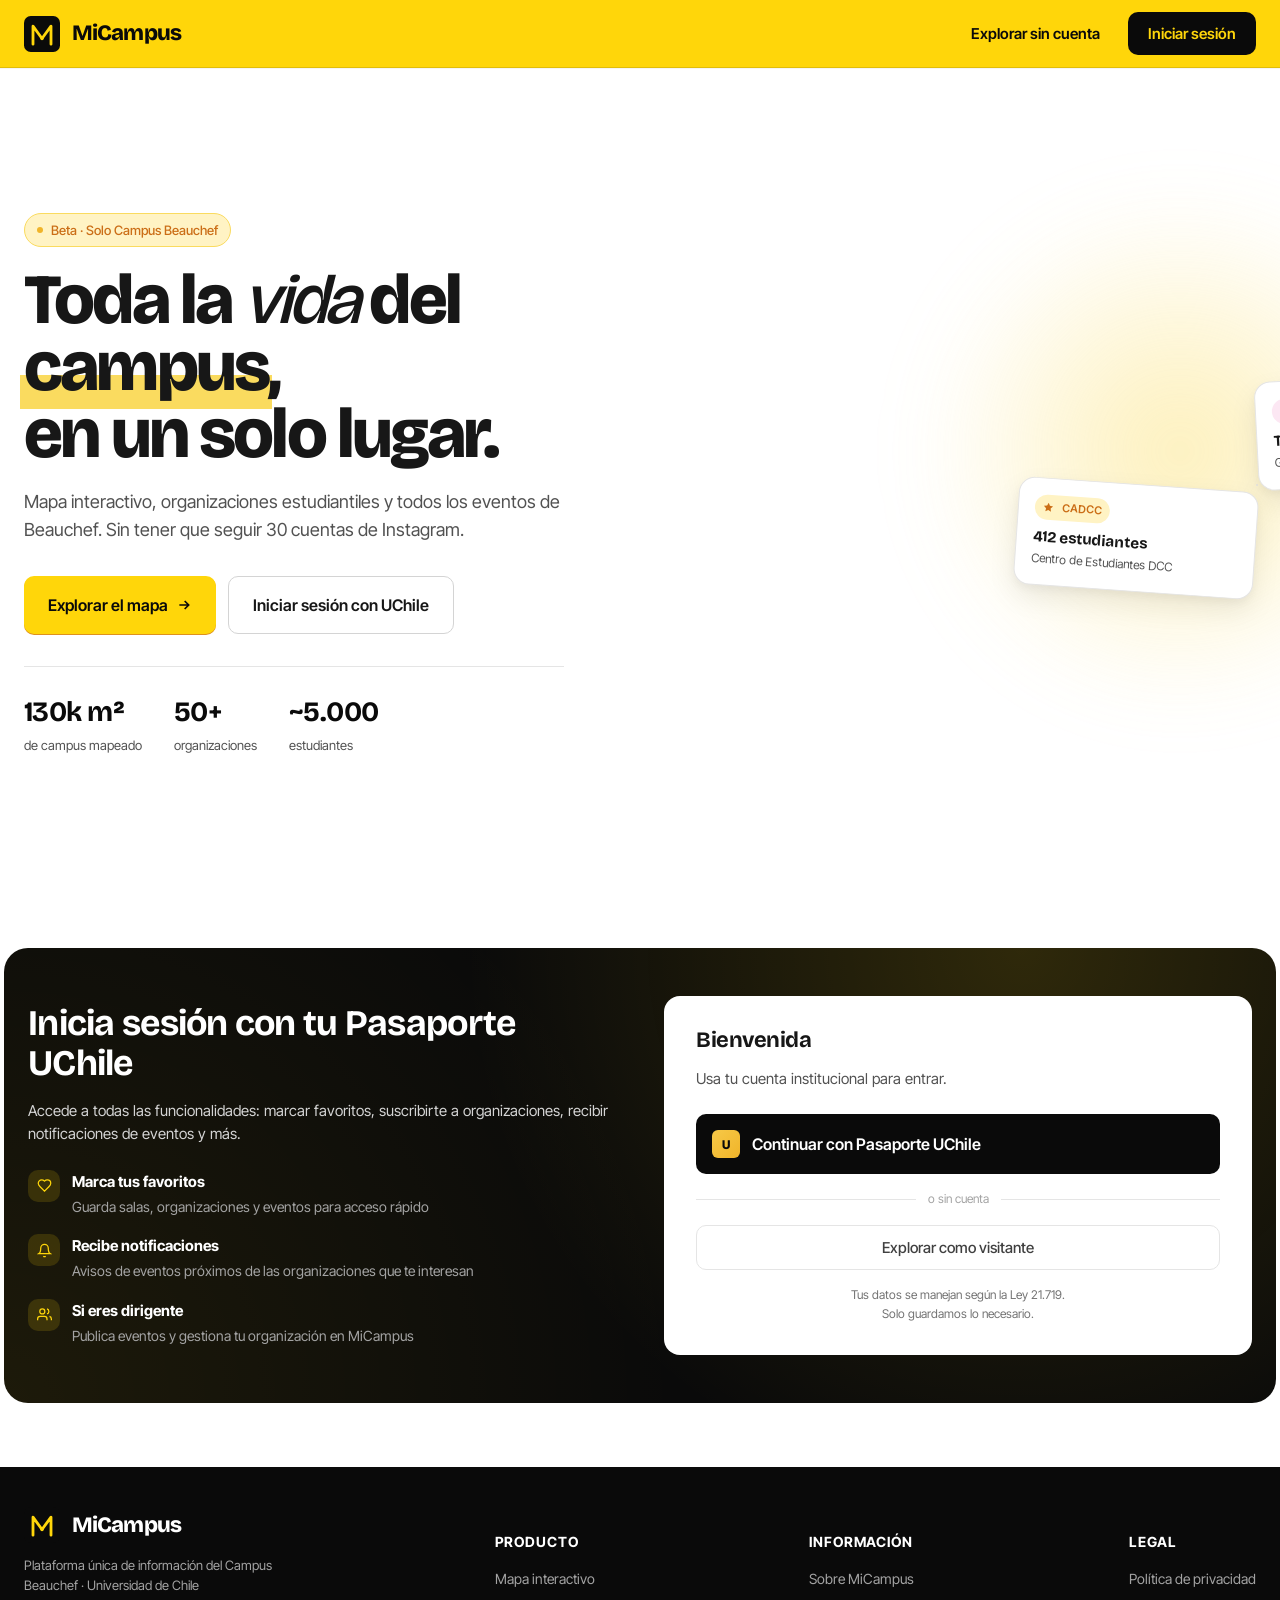
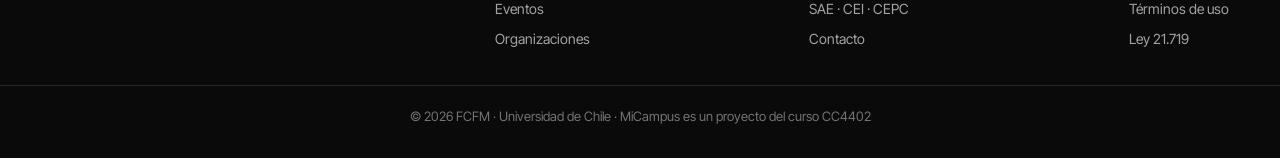
<file: micampus/index.html>
<!DOCTYPE html>
<html lang="es">
<head>
<meta charset="UTF-8">
<meta name="viewport" content="width=device-width, initial-scale=1.0">
<title>MiCampus · Plataforma de información del Campus Beauchef</title>
<link rel="stylesheet" href="styles.css">
<style>
  body { background: var(--white); }

  .hero {
    min-height: calc(100vh - var(--nav-height));
    padding: var(--space-12) var(--space-6);
    display: grid;
    grid-template-columns: 1.1fr 1fr;
    gap: var(--space-12);
    align-items: center;
    max-width: var(--container-max);
    margin: 0 auto;
    position: relative;
  }

  .hero::before {
    content: '';
    position: absolute;
    top: 10%;
    right: -200px;
    width: 600px;
    height: 600px;
    background: radial-gradient(circle, var(--yellow-200) 0%, transparent 60%);
    opacity: 0.6;
    z-index: -1;
    filter: blur(40px);
  }

  .hero-content { max-width: 540px; animation: fadeIn 0.6s ease backwards; }

  .hero-badge {
    display: inline-flex;
    align-items: center;
    gap: var(--space-2);
    padding: 6px var(--space-3);
    background: var(--yellow-100);
    border: 1px solid var(--yellow-300);
    border-radius: var(--radius-pill);
    font-size: 0.8125rem;
    font-weight: 500;
    color: var(--yellow-800);
    margin-bottom: var(--space-5);
  }
  .hero-badge::before {
    content: '';
    width: 6px; height: 6px;
    background: var(--yellow-600);
    border-radius: 50%;
  }

  .hero h1 {
    font-size: clamp(2.5rem, 5.5vw, 4.5rem);
    line-height: 0.95;
    letter-spacing: -0.04em;
    margin-bottom: var(--space-5);
    font-weight: 800;
  }
  .hero h1 .highlight {
    background: linear-gradient(180deg, transparent 60%, var(--yellow-300) 60%);
    padding: 0 4px;
    margin: 0 -4px;
  }
  .hero h1 em {
    font-style: italic;
    font-family: 'Bricolage Grotesque', serif;
    font-weight: 500;
    font-variation-settings: 'opsz' 96;
  }

  .hero-text {
    font-size: 1.125rem;
    color: var(--ink-600);
    margin-bottom: var(--space-8);
    line-height: 1.55;
  }

  .hero-actions {
    display: flex;
    gap: var(--space-3);
    flex-wrap: wrap;
    margin-bottom: var(--space-8);
  }

  .hero-stats {
    display: flex;
    gap: var(--space-8);
    padding-top: var(--space-6);
    border-top: 1px solid var(--ink-200);
  }
  .stat-num {
    font-family: var(--font-display);
    font-size: 1.75rem;
    font-weight: 700;
    color: var(--ink-950);
    letter-spacing: -0.02em;
  }
  .stat-label {
    font-size: 0.8125rem;
    color: var(--ink-600);
  }

  /* === Visual del lado derecho === */
  .hero-visual {
    position: relative;
    aspect-ratio: 4 / 5;
    max-width: 520px;
    margin-left: auto;
    animation: fadeIn 0.7s ease 0.2s backwards;
  }

  .visual-card {
    position: absolute;
    background: var(--white);
    border-radius: var(--radius-lg);
    box-shadow: var(--shadow-lg);
    padding: var(--space-4);
    border: 1px solid var(--ink-200);
  }

  .visual-map {
    inset: 0;
    background:
      radial-gradient(circle at 30% 30%, var(--yellow-100), transparent 50%),
      radial-gradient(circle at 70% 70%, var(--yellow-200), transparent 50%),
      var(--ink-50);
    border-radius: var(--radius-xl);
    padding: 0;
    overflow: hidden;
    box-shadow: 0 20px 60px rgba(10, 10, 10, 0.15);
  }
  .visual-map svg { width: 100%; height: 100%; }

  .visual-event {
    bottom: 5%;
    left: -5%;
    width: 280px;
    transform: rotate(-3deg);
    animation: float 6s ease-in-out infinite;
  }
  .visual-org {
    top: 8%;
    right: -8%;
    width: 240px;
    transform: rotate(4deg);
    animation: float 6s ease-in-out infinite 2s;
  }
  @keyframes float {
    0%, 100% { transform: translateY(0) rotate(-3deg); }
    50%      { transform: translateY(-10px) rotate(-3deg); }
  }
  .visual-org { animation-name: floatRight; }
  @keyframes floatRight {
    0%, 100% { transform: translateY(0) rotate(4deg); }
    50%      { transform: translateY(-10px) rotate(4deg); }
  }

  .visual-pill {
    display: inline-flex;
    align-items: center;
    gap: var(--space-2);
    padding: 4px var(--space-2);
    border-radius: var(--radius-pill);
    font-size: 0.6875rem;
    font-weight: 600;
    margin-bottom: var(--space-2);
  }
  .visual-card-title { font-family: var(--font-display); font-weight: 700; font-size: 0.95rem; line-height: 1.2; margin-bottom: var(--space-1); }
  .visual-card-meta { font-size: 0.75rem; color: var(--ink-600); }

  /* === Login section === */
  .login-section {
    background: var(--ink-950);
    color: var(--white);
    padding: var(--space-12) var(--space-6);
    margin-top: var(--space-12);
    border-radius: var(--radius-xl);
    max-width: calc(var(--container-max) - var(--space-12));
    margin-left: auto;
    margin-right: auto;
    margin-bottom: var(--space-12);
    position: relative;
    overflow: hidden;
  }
  .login-section::before {
    content: '';
    position: absolute;
    inset: 0;
    background:
      radial-gradient(circle at 80% 0%, rgba(255, 214, 10, 0.15), transparent 50%),
      radial-gradient(circle at 0% 100%, rgba(255, 214, 10, 0.08), transparent 50%);
  }
  .login-grid {
    position: relative;
    display: grid;
    grid-template-columns: 1fr 1fr;
    gap: var(--space-12);
    align-items: center;
    max-width: calc(var(--container-max) - var(--space-12));
    margin: 0 auto;
  }
  .login-grid h2 { color: var(--white); margin-bottom: var(--space-4); font-size: 2.25rem; }
  .login-grid p { color: var(--ink-300); margin-bottom: var(--space-6); }

  .login-card {
    background: var(--white);
    color: var(--ink-900);
    border-radius: var(--radius-lg);
    padding: var(--space-8);
  }
  .login-card h3 { margin-bottom: var(--space-2); }
  .login-card p { color: var(--ink-600); margin-bottom: var(--space-6); font-size: 0.9375rem; }
  .login-pasaporte {
    display: flex;
    align-items: center;
    gap: var(--space-3);
    width: 100%;
    padding: var(--space-4);
    background: var(--ink-950);
    color: var(--white);
    border: none;
    border-radius: var(--radius);
    font-size: 1rem;
    font-weight: 600;
    margin-bottom: var(--space-3);
    transition: background 0.15s;
  }
  .login-pasaporte:hover { background: var(--ink-800); }
  .login-pasaporte-mark {
    width: 28px; height: 28px;
    border-radius: 6px;
    background: linear-gradient(135deg, var(--yellow-400), var(--yellow-600));
    display: grid; place-items: center;
    font-size: 0.75rem;
    color: var(--ink-950);
    font-weight: 800;
  }
  .login-public {
    width: 100%;
    padding: var(--space-3);
    background: transparent;
    color: var(--ink-700);
    border: 1.5px solid var(--ink-200);
    border-radius: var(--radius);
    font-weight: 500;
    font-size: 0.9375rem;
  }
  .login-public:hover { border-color: var(--ink-700); color: var(--ink-950); }
  .login-divider {
    display: flex;
    align-items: center;
    gap: var(--space-3);
    margin: var(--space-4) 0;
    color: var(--ink-400);
    font-size: 0.75rem;
  }
  .login-divider::before, .login-divider::after {
    content: '';
    flex: 1;
    height: 1px;
    background: var(--ink-200);
  }

  .login-features { display: flex; flex-direction: column; gap: var(--space-4); margin-top: var(--space-6); }
  .login-feature { display: flex; gap: var(--space-3); align-items: flex-start; }
  .login-feature-icon {
    width: 32px; height: 32px;
    background: rgba(255, 214, 10, 0.15);
    color: var(--yellow-500);
    border-radius: var(--radius);
    display: grid; place-items: center;
    flex-shrink: 0;
  }
  .login-feature-text strong { display: block; color: var(--white); margin-bottom: 2px; }
  .login-feature-text span { color: var(--ink-400); font-size: 0.875rem; }

  @media (max-width: 880px) {
    .hero, .login-grid { grid-template-columns: 1fr; }
    .hero-visual { display: none; }
  }

  /* Landing-nav hereda estilos amarillos de styles.css (header.landing-header) */
</style>
</head>
<body>

<header class="landing-header">
  <div class="landing-nav">
    <a href="index.html" class="logo">
      <span class="logo-mark" id="logo-mark-slot"></span>
      <span class="logo-text">MiCampus</span>
    </a>
    <div class="spacer"></div>
    <div style="display: flex; gap: var(--space-3); align-items: center;">
      <a href="mapa.html" class="nav-link">Explorar sin cuenta</a>
      <button class="btn btn-dark" onclick="document.getElementById('login').scrollIntoView({behavior:'smooth'})">Iniciar sesión</button>
    </div>
  </div>
</header>

<section class="hero">
  <div class="hero-content">
    <span class="hero-badge">Beta · Solo Campus Beauchef</span>
    <h1>
      Toda la <em>vida</em> del <span class="highlight">campus</span>,<br>
      en un solo lugar.
    </h1>
    <p class="hero-text">
      Mapa interactivo, organizaciones estudiantiles y todos los eventos de Beauchef. Sin tener que seguir 30 cuentas de Instagram.
    </p>
    <div class="hero-actions">
      <a href="mapa.html" class="btn btn-primary btn-lg">
        Explorar el mapa
        <svg class="icon" viewBox="0 0 24 24" fill="none" stroke="currentColor" stroke-width="2.5"><path d="M5 12h14M13 6l6 6-6 6"/></svg>
      </a>
      <a href="#login" class="btn btn-outline btn-lg">Iniciar sesión con UChile</a>
    </div>
    <div class="hero-stats">
      <div>
        <div class="stat-num">130k m²</div>
        <div class="stat-label">de campus mapeado</div>
      </div>
      <div>
        <div class="stat-num">50+</div>
        <div class="stat-label">organizaciones</div>
      </div>
      <div>
        <div class="stat-num">~5.000</div>
        <div class="stat-label">estudiantes</div>
      </div>
    </div>
  </div>

  <div class="hero-visual">
    <div class="visual-card visual-map">
      <!-- Mapa esquemático con pines -->
      <svg viewBox="0 0 400 500" xmlns="http://www.w3.org/2000/svg">
        <!-- Calles -->
        <line x1="200" y1="0" x2="200" y2="500" stroke="#E5E5E5" stroke-width="20"/>
        <line x1="0" y1="250" x2="400" y2="250" stroke="#E5E5E5" stroke-width="14"/>

        <!-- Edificios -->
        <rect x="40" y="60" width="130" height="160" fill="white" stroke="#D4D4D4" stroke-width="1.5" rx="6"/>
        <rect x="230" y="60" width="130" height="100" fill="white" stroke="#D4D4D4" stroke-width="1.5" rx="6"/>
        <rect x="230" y="180" width="130" height="60" fill="white" stroke="#D4D4D4" stroke-width="1.5" rx="6"/>
        <rect x="40" y="280" width="80" height="180" fill="white" stroke="#D4D4D4" stroke-width="1.5" rx="6"/>
        <rect x="150" y="280" width="100" height="80" fill="white" stroke="#D4D4D4" stroke-width="1.5" rx="6"/>
        <rect x="280" y="280" width="80" height="180" fill="white" stroke="#D4D4D4" stroke-width="1.5" rx="6"/>

        <!-- Etiquetas de edificios -->
        <text x="105" y="145" font-size="10" font-family="Inter Tight" fill="#737373" text-anchor="middle" font-weight="500">B850</text>
        <text x="295" y="115" font-size="10" font-family="Inter Tight" fill="#737373" text-anchor="middle" font-weight="500">B851 P</text>
        <text x="80" y="375" font-size="10" font-family="Inter Tight" fill="#737373" text-anchor="middle" font-weight="500">Física</text>
        <text x="320" y="375" font-size="10" font-family="Inter Tight" fill="#737373" text-anchor="middle" font-weight="500">Geo</text>

        <!-- Pines -->
        <g class="pin">
          <circle cx="105" cy="120" r="14" fill="#FFD60A" stroke="#0A0A0A" stroke-width="2"/>
          <circle cx="105" cy="120" r="20" fill="none" stroke="#FFD60A" stroke-width="2" opacity="0.4">
            <animate attributeName="r" from="14" to="28" dur="2s" repeatCount="indefinite"/>
            <animate attributeName="opacity" from="0.5" to="0" dur="2s" repeatCount="indefinite"/>
          </circle>
        </g>
        <circle cx="295" cy="105" r="11" fill="#EC4899" stroke="white" stroke-width="2.5"/>
        <circle cx="295" cy="210" r="11" fill="#10B981" stroke="white" stroke-width="2.5"/>
        <circle cx="80" cy="350" r="11" fill="#6366F1" stroke="white" stroke-width="2.5"/>
        <circle cx="200" cy="320" r="11" fill="#F97316" stroke="white" stroke-width="2.5"/>
        <circle cx="320" cy="400" r="11" fill="#3B82F6" stroke="white" stroke-width="2.5"/>
        <circle cx="80" cy="430" r="11" fill="#14B8A6" stroke="white" stroke-width="2.5"/>
      </svg>
    </div>

    <div class="visual-card visual-event">
      <span class="visual-pill" style="background:#FCE7F3; color:#EC4899;">● Cultural · En 2h</span>
      <div class="visual-card-title">Tocata de Bienvenida Mechones</div>
      <div class="visual-card-meta">GMI · Patio B851 · 234 interesados</div>
    </div>

    <div class="visual-card visual-org">
      <span class="visual-pill" style="background:#FFF3C4; color:#CB6E17;"><svg width="11" height="11" viewBox="0 0 24 24" fill="currentColor"><polygon points="12 2 15.09 8.26 22 9.27 17 14.14 18.18 21.02 12 17.77 5.82 21.02 7 14.14 2 9.27 8.91 8.26 12 2"/></svg> CADCC</span>
      <div class="visual-card-title">412 estudiantes</div>
      <div class="visual-card-meta">Centro de Estudiantes DCC</div>
    </div>
  </div>
</section>

<!-- LOGIN SECTION -->
<section id="login" class="login-section">
  <div class="login-grid">
    <div>
      <h2>Inicia sesión con tu Pasaporte UChile</h2>
      <p>Accede a todas las funcionalidades: marcar favoritos, suscribirte a organizaciones, recibir notificaciones de eventos y más.</p>

      <div class="login-features">
        <div class="login-feature">
          <div class="login-feature-icon">
            <svg class="icon" viewBox="0 0 24 24" fill="none" stroke="currentColor" stroke-width="2"><path d="M19 14c1.49-1.46 3-3.21 3-5.5A5.5 5.5 0 0 0 16.5 3c-1.76 0-3 .5-4.5 2-1.5-1.5-2.74-2-4.5-2A5.5 5.5 0 0 0 2 8.5c0 2.29 1.51 4.04 3 5.5l7 7Z"/></svg>
          </div>
          <div class="login-feature-text">
            <strong>Marca tus favoritos</strong>
            <span>Guarda salas, organizaciones y eventos para acceso rápido</span>
          </div>
        </div>
        <div class="login-feature">
          <div class="login-feature-icon">
            <svg class="icon" viewBox="0 0 24 24" fill="none" stroke="currentColor" stroke-width="2"><path d="M18 8a6 6 0 0 0-12 0c0 7-3 9-3 9h18s-3-2-3-9M13.73 21a2 2 0 0 1-3.46 0"/></svg>
          </div>
          <div class="login-feature-text">
            <strong>Recibe notificaciones</strong>
            <span>Avisos de eventos próximos de las organizaciones que te interesan</span>
          </div>
        </div>
        <div class="login-feature">
          <div class="login-feature-icon">
            <svg class="icon" viewBox="0 0 24 24" fill="none" stroke="currentColor" stroke-width="2"><path d="M16 21v-2a4 4 0 0 0-4-4H5a4 4 0 0 0-4 4v2M23 21v-2a4 4 0 0 0-3-3.87M16 3.13a4 4 0 0 1 0 7.75"/><circle cx="8.5" cy="7" r="4"/></svg>
          </div>
          <div class="login-feature-text">
            <strong>Si eres dirigente</strong>
            <span>Publica eventos y gestiona tu organización en MiCampus</span>
          </div>
        </div>
      </div>
    </div>

    <div class="login-card">
      <h3>Bienvenida</h3>
      <p>Usa tu cuenta institucional para entrar.</p>
      <button class="login-pasaporte" onclick="location.href='mapa.html'">
        <span class="login-pasaporte-mark">U</span>
        Continuar con Pasaporte UChile
      </button>
      <div class="login-divider">o sin cuenta</div>
      <button class="login-public" onclick="location.href='mapa.html?public=1'">
        Explorar como visitante
      </button>
      <p style="font-size: 0.75rem; color: var(--ink-500); margin-top: var(--space-4); margin-bottom: 0; text-align: center;">
        Tus datos se manejan según la Ley 21.719.<br>Solo guardamos lo necesario.
      </p>
    </div>
  </div>
</section>

<div id="footer-slot"></div>

<script src="data.js"></script>
<script>
  document.addEventListener('DOMContentLoaded', () => {
    const slot = document.getElementById('logo-mark-slot');
    if (slot) slot.innerHTML = LOGO_MARK_DARK;
  });
</script>
</body>
</html>
</file>
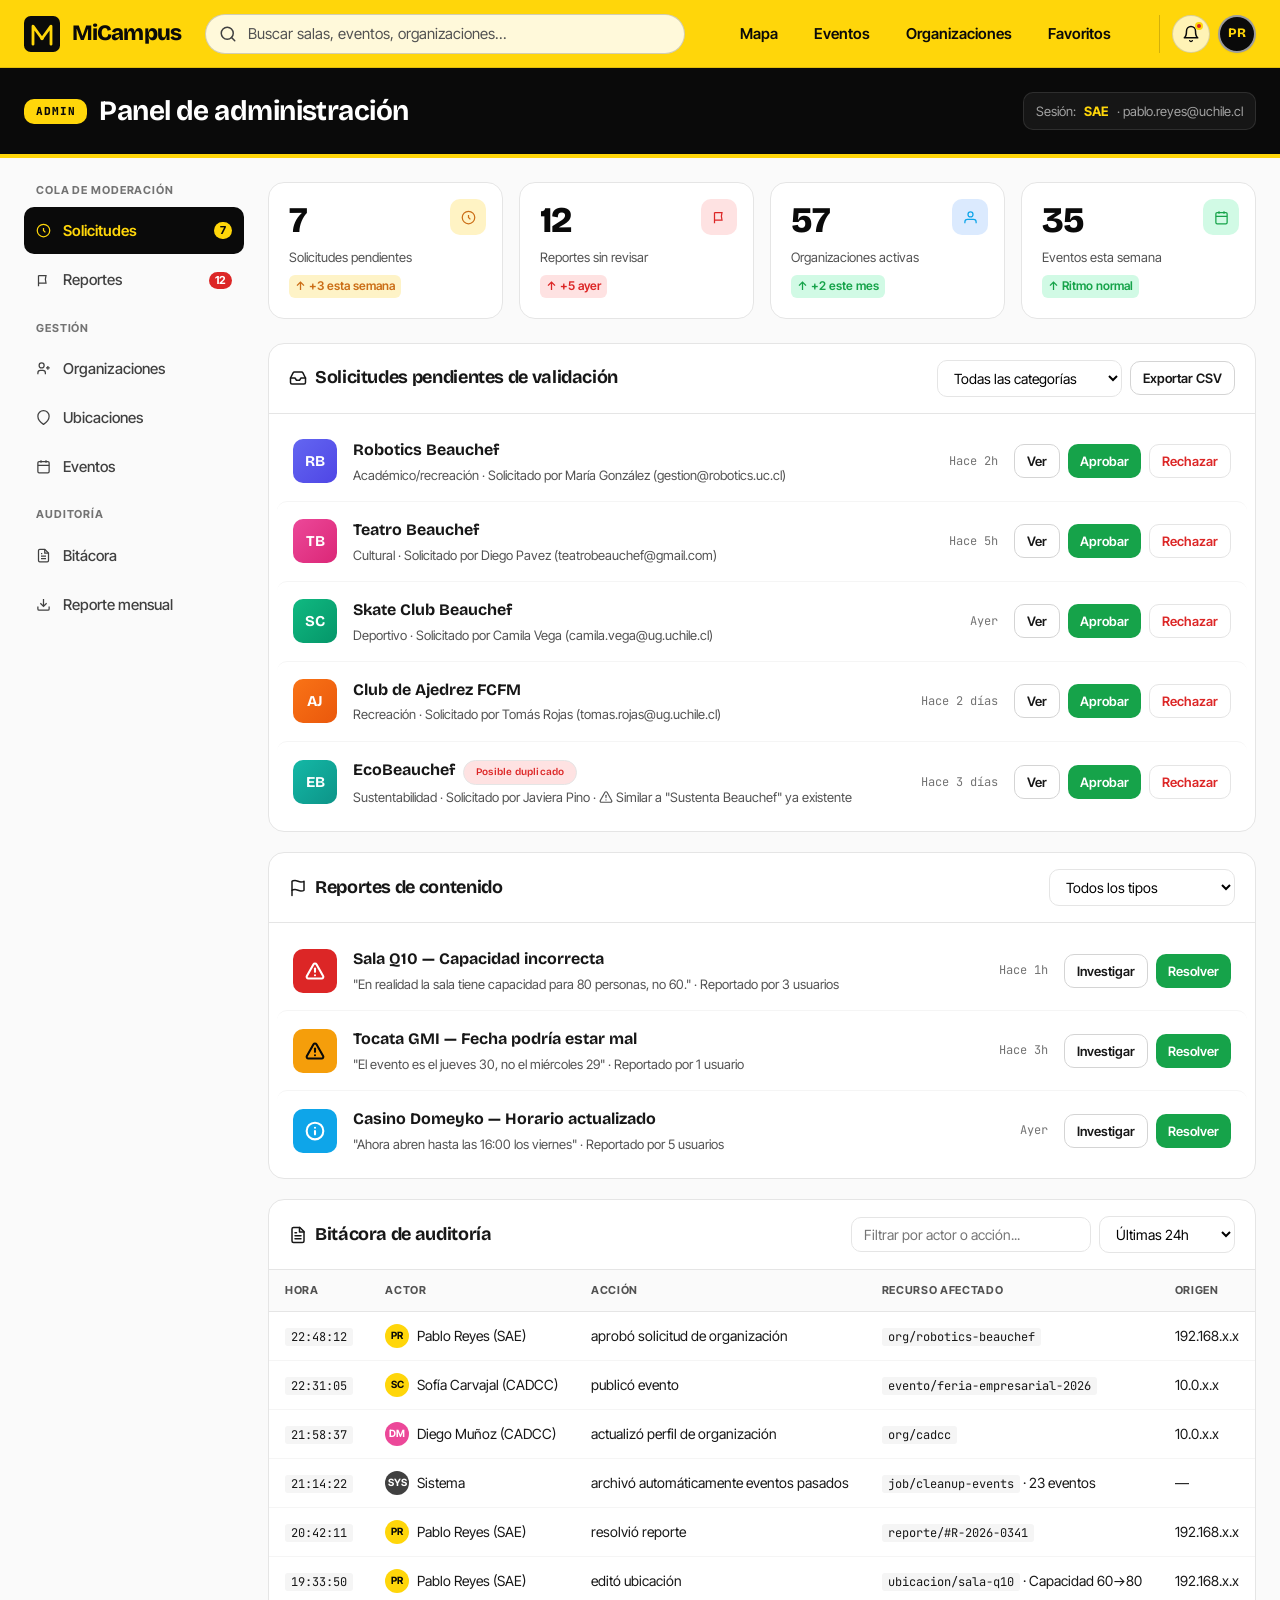
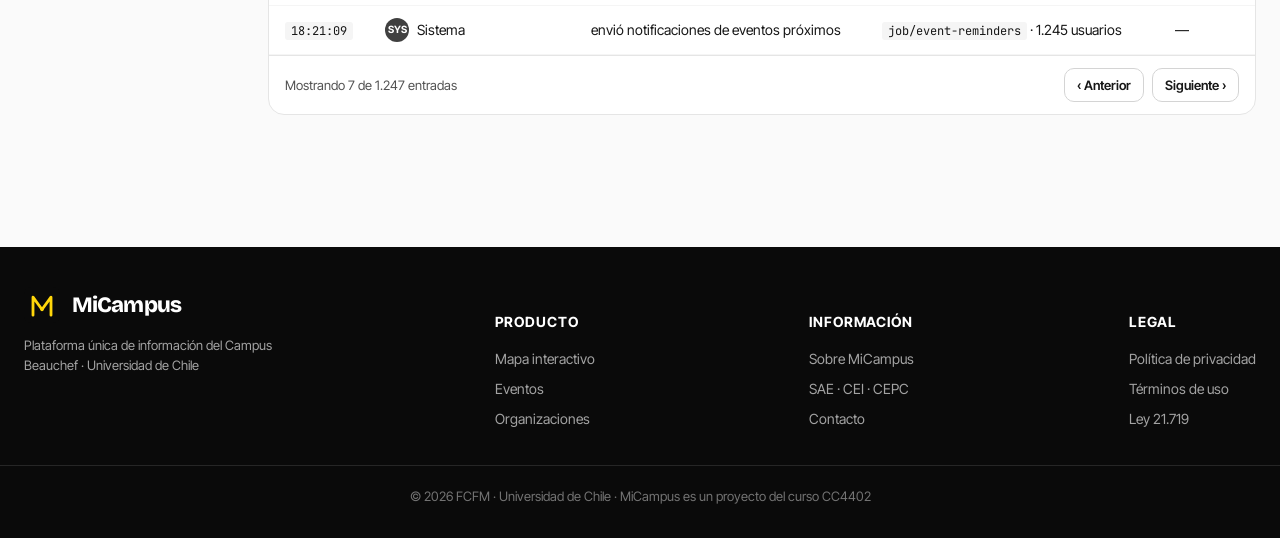
<file: micampus/admin.html>
<!DOCTYPE html>
<html lang="es">
<head>
<meta charset="UTF-8">
<meta name="viewport" content="width=device-width, initial-scale=1.0">
<title>Admin · MiCampus</title>
<link rel="stylesheet" href="styles.css">
<style>
  body { background: var(--ink-50); }

  /* === Header admin === */
  .admin-header {
    background: var(--ink-950);
    color: white;
    padding: var(--space-6) 0;
    margin-bottom: var(--space-6);
    border-bottom: 4px solid var(--yellow-500);
  }
  .admin-header .container {
    display: flex;
    align-items: center;
    justify-content: space-between;
    flex-wrap: wrap;
    gap: var(--space-4);
  }
  .admin-title { display: flex; align-items: center; gap: var(--space-3); }
  .admin-badge {
    background: var(--yellow-500);
    color: var(--ink-950);
    padding: 4px var(--space-3);
    border-radius: var(--radius);
    font-size: 0.6875rem;
    font-weight: 800;
    text-transform: uppercase;
    letter-spacing: 0.08em;
    font-family: var(--font-mono);
  }
  .admin-header h1 { color: white; font-size: 1.75rem; margin: 0; }
  .admin-header .role {
    font-size: 0.8125rem;
    color: var(--ink-400);
    display: flex;
    align-items: center;
    gap: var(--space-2);
    background: rgba(255, 255, 255, 0.05);
    padding: var(--space-2) var(--space-3);
    border-radius: var(--radius);
    border: 1px solid rgba(255, 255, 255, 0.1);
  }
  .admin-header .role strong { color: var(--yellow-500); }

  /* === Layout === */
  .admin-layout {
    display: grid;
    grid-template-columns: 220px 1fr;
    gap: var(--space-6);
    padding: 0 var(--space-6) var(--space-12);
    max-width: var(--container-max);
    margin: 0 auto;
  }

  .admin-nav {
    position: sticky;
    top: calc(var(--nav-height) + var(--space-4));
    align-self: start;
  }
  .admin-nav-title {
    font-size: 0.6875rem;
    text-transform: uppercase;
    letter-spacing: 0.08em;
    color: var(--ink-500);
    font-weight: 700;
    margin-bottom: var(--space-2);
    padding: 0 var(--space-3);
  }
  .admin-nav-link {
    display: flex;
    align-items: center;
    gap: var(--space-3);
    padding: var(--space-3);
    border-radius: var(--radius);
    color: var(--ink-700);
    font-size: 0.9375rem;
    font-weight: 500;
    margin-bottom: 2px;
    cursor: pointer;
    transition: background 0.15s;
    position: relative;
  }
  .admin-nav-link:hover { background: var(--ink-100); }
  .admin-nav-link.active {
    background: var(--ink-950);
    color: var(--yellow-500);
    font-weight: 600;
  }
  .admin-nav-link .pending {
    margin-left: auto;
    background: var(--danger);
    color: white;
    padding: 0 6px;
    border-radius: var(--radius-pill);
    font-size: 0.6875rem;
    font-weight: 700;
    min-width: 18px;
    text-align: center;
  }
  .admin-nav-link.active .pending { background: var(--yellow-500); color: var(--ink-950); }

  /* === Stats === */
  .admin-stats-row {
    display: grid;
    grid-template-columns: repeat(4, 1fr);
    gap: var(--space-4);
    margin-bottom: var(--space-6);
  }
  .admin-stat {
    background: var(--white);
    border: 1px solid var(--ink-200);
    border-radius: var(--radius-lg);
    padding: var(--space-5);
    position: relative;
  }
  .admin-stat .icon-wrap {
    position: absolute;
    top: var(--space-4);
    right: var(--space-4);
    width: 36px; height: 36px;
    border-radius: var(--radius);
    display: grid; place-items: center;
  }
  .admin-stat .num {
    font-family: var(--font-display);
    font-size: 2.25rem;
    font-weight: 800;
    color: var(--ink-950);
    letter-spacing: -0.02em;
    line-height: 1;
    margin-bottom: var(--space-2);
    display: block;
  }
  .admin-stat .label {
    font-size: 0.8125rem;
    color: var(--ink-600);
  }
  .admin-stat .delta {
    font-size: 0.75rem;
    font-weight: 600;
    margin-top: var(--space-2);
    display: inline-block;
    padding: 2px 6px;
    border-radius: var(--radius-sm);
  }
  .delta-up { background: #D1FAE5; color: var(--success); }
  .delta-down { background: #FEE2E2; color: var(--danger); }
  .delta-warn { background: #FEF3C7; color: var(--yellow-800); }

  /* === Cards content === */
  .admin-card {
    background: var(--white);
    border: 1px solid var(--ink-200);
    border-radius: var(--radius-lg);
    margin-bottom: var(--space-5);
    overflow: hidden;
  }
  .admin-card-header {
    padding: var(--space-4) var(--space-5);
    border-bottom: 1px solid var(--ink-200);
    display: flex;
    align-items: center;
    justify-content: space-between;
    flex-wrap: wrap;
    gap: var(--space-3);
  }
  .admin-card-header h3 { font-size: 1.125rem; }
  .admin-card-body { padding: var(--space-2); }

  /* === Solicitud row === */
  .request-row {
    padding: var(--space-4);
    border-radius: var(--radius);
    display: grid;
    grid-template-columns: auto 1fr auto auto;
    gap: var(--space-4);
    align-items: center;
    transition: background 0.15s;
  }
  .request-row:hover { background: var(--ink-50); }
  .request-row + .request-row { border-top: 1px solid var(--ink-100); }

  .request-icon {
    width: 44px; height: 44px;
    border-radius: var(--radius);
    display: grid; place-items: center;
    font-family: var(--font-display);
    font-weight: 700;
    color: white;
  }
  .request-info-title { font-family: var(--font-display); font-weight: 700; font-size: 1rem; margin-bottom: 2px; }
  .request-info-meta { font-size: 0.8125rem; color: var(--ink-600); }
  .request-time { font-size: 0.75rem; color: var(--ink-500); font-family: var(--font-mono); }
  .request-actions { display: flex; gap: var(--space-2); }

  .btn-success { background: #16A34A; color: white; }
  .btn-success:hover { background: #15803D; }
  .btn-danger { background: var(--white); color: var(--danger); border: 1.5px solid var(--ink-200); }
  .btn-danger:hover { border-color: var(--danger); }

  /* === Tabla bitácora === */
  .admin-table {
    width: 100%;
    border-collapse: collapse;
    font-size: 0.875rem;
  }
  .admin-table th {
    text-align: left;
    padding: var(--space-3) var(--space-4);
    font-size: 0.6875rem;
    text-transform: uppercase;
    letter-spacing: 0.06em;
    color: var(--ink-600);
    background: var(--ink-50);
    font-weight: 700;
    border-bottom: 1px solid var(--ink-200);
  }
  .admin-table td {
    padding: var(--space-3) var(--space-4);
    border-bottom: 1px solid var(--ink-100);
  }
  .admin-table tr:hover td { background: var(--ink-50); }
  .admin-table .actor {
    display: flex;
    align-items: center;
    gap: var(--space-2);
  }
  .admin-table .actor-avatar {
    width: 24px; height: 24px;
    border-radius: 50%;
    background: var(--ink-200);
    display: grid; place-items: center;
    font-size: 0.625rem;
    font-weight: 700;
    color: var(--ink-700);
  }
  .admin-table code {
    background: var(--ink-100);
    padding: 1px 6px;
    border-radius: 3px;
    font-family: var(--font-mono);
    font-size: 0.75rem;
  }

  .filter-row {
    display: flex;
    gap: var(--space-2);
    align-items: center;
  }
  .filter-row input {
    padding: var(--space-2) var(--space-3);
    border: 1.5px solid var(--ink-200);
    border-radius: var(--radius);
    font-size: 0.875rem;
    width: 240px;
  }
  .filter-row select {
    padding: var(--space-2) var(--space-3);
    border: 1.5px solid var(--ink-200);
    border-radius: var(--radius);
    font-size: 0.875rem;
    background: white;
  }

  @media (max-width: 880px) {
    .admin-layout { grid-template-columns: 1fr; }
    .admin-nav { position: static; }
    .admin-stats-row { grid-template-columns: repeat(2, 1fr); }
    .request-row { grid-template-columns: 1fr; }
  }
</style>
</head>
<body>

<div id="navbar-slot"></div>

<header class="admin-header">
  <div class="container">
    <div class="admin-title">
      <span class="admin-badge">Admin</span>
      <h1>Panel de administración</h1>
    </div>
    <div class="role">
      Sesión: <strong>SAE</strong> · pablo.reyes@uchile.cl
    </div>
  </div>
</header>

<div class="admin-layout">

  <!-- ============ NAV ============ -->
  <aside class="admin-nav">
    <div class="admin-nav-title">Cola de moderación</div>
    <a class="admin-nav-link active" href="#solicitudes">
      <svg class="icon" viewBox="0 0 24 24" fill="none" stroke="currentColor" stroke-width="2"><circle cx="12" cy="12" r="10"/><path d="M12 8v4l3 3"/></svg>
      Solicitudes
      <span class="pending">7</span>
    </a>
    <a class="admin-nav-link" href="#reportes">
      <svg class="icon" viewBox="0 0 24 24" fill="none" stroke="currentColor" stroke-width="2"><path d="M4 4v17M4 4h12l-1 6 1 6H4"/></svg>
      Reportes
      <span class="pending">12</span>
    </a>

    <div class="admin-nav-title" style="margin-top: var(--space-4);">Gestión</div>
    <a class="admin-nav-link" href="#orgs">
      <svg class="icon" viewBox="0 0 24 24" fill="none" stroke="currentColor" stroke-width="2"><circle cx="9" cy="7" r="4"/><path d="M16 11h6M19 8v6"/><path d="M3 21v-2a4 4 0 0 1 4-4h4a4 4 0 0 1 4 4v2"/></svg>
      Organizaciones
    </a>
    <a class="admin-nav-link" href="#mapa">
      <svg class="icon" viewBox="0 0 24 24" fill="none" stroke="currentColor" stroke-width="2"><path d="M21 10c0 7-9 13-9 13s-9-6-9-13a9 9 0 0 1 18 0z"/></svg>
      Ubicaciones
    </a>
    <a class="admin-nav-link" href="#eventos">
      <svg class="icon" viewBox="0 0 24 24" fill="none" stroke="currentColor" stroke-width="2"><rect x="3" y="4" width="18" height="18" rx="2"/><path d="M16 2v4M8 2v4M3 10h18"/></svg>
      Eventos
    </a>

    <div class="admin-nav-title" style="margin-top: var(--space-4);">Auditoría</div>
    <a class="admin-nav-link" href="#bitacora">
      <svg class="icon" viewBox="0 0 24 24" fill="none" stroke="currentColor" stroke-width="2"><path d="M14 2H6a2 2 0 0 0-2 2v16a2 2 0 0 0 2 2h12a2 2 0 0 0 2-2V8z"/><path d="M14 2v6h6M16 13H8M16 17H8M10 9H8"/></svg>
      Bitácora
    </a>
    <a class="admin-nav-link" href="#reporte">
      <svg class="icon" viewBox="0 0 24 24" fill="none" stroke="currentColor" stroke-width="2"><path d="M21 15v4a2 2 0 0 1-2 2H5a2 2 0 0 1-2-2v-4M7 10l5 5 5-5M12 15V3"/></svg>
      Reporte mensual
    </a>
  </aside>

  <!-- ============ MAIN ============ -->
  <main>
    <!-- STATS -->
    <div class="admin-stats-row">
      <div class="admin-stat">
        <div class="icon-wrap" style="background: var(--yellow-100); color: var(--yellow-800);">
          <svg class="icon" viewBox="0 0 24 24" fill="none" stroke="currentColor" stroke-width="2"><circle cx="12" cy="12" r="10"/><path d="M12 8v4l3 3"/></svg>
        </div>
        <span class="num">7</span>
        <div class="label">Solicitudes pendientes</div>
        <span class="delta delta-warn">↑ +3 esta semana</span>
      </div>

      <div class="admin-stat">
        <div class="icon-wrap" style="background: #FEE2E2; color: var(--danger);">
          <svg class="icon" viewBox="0 0 24 24" fill="none" stroke="currentColor" stroke-width="2"><path d="M4 4v17M4 4h12l-1 6 1 6H4"/></svg>
        </div>
        <span class="num">12</span>
        <div class="label">Reportes sin revisar</div>
        <span class="delta delta-down">↑ +5 ayer</span>
      </div>

      <div class="admin-stat">
        <div class="icon-wrap" style="background: #DBEAFE; color: var(--info);">
          <svg class="icon" viewBox="0 0 24 24" fill="none" stroke="currentColor" stroke-width="2"><circle cx="12" cy="7" r="4"/><path d="M3 21v-2a4 4 0 0 1 4-4h10a4 4 0 0 1 4 4v2"/></svg>
        </div>
        <span class="num">57</span>
        <div class="label">Organizaciones activas</div>
        <span class="delta delta-up">↑ +2 este mes</span>
      </div>

      <div class="admin-stat">
        <div class="icon-wrap" style="background: #D1FAE5; color: var(--success);">
          <svg class="icon" viewBox="0 0 24 24" fill="none" stroke="currentColor" stroke-width="2"><rect x="3" y="4" width="18" height="18" rx="2"/><path d="M16 2v4M8 2v4M3 10h18"/></svg>
        </div>
        <span class="num">35</span>
        <div class="label">Eventos esta semana</div>
        <span class="delta delta-up">↑ Ritmo normal</span>
      </div>
    </div>

    <!-- ============ SOLICITUDES PENDIENTES ============ -->
    <div class="admin-card" id="solicitudes">
      <div class="admin-card-header">
        <h3 style="display:flex; align-items:center; gap:8px;"><span data-icon="inbox"></span> Solicitudes pendientes de validación</h3>
        <div class="filter-row">
          <select>
            <option>Todas las categorías</option>
            <option>Centros de estudiantes</option>
            <option>Cultural</option>
            <option>Deportivo</option>
          </select>
          <button class="btn btn-outline btn-sm">Exportar CSV</button>
        </div>
      </div>
      <div class="admin-card-body">

        <div class="request-row">
          <div class="request-icon" style="background: linear-gradient(135deg, #6366F1, #4F46E5);">RB</div>
          <div>
            <div class="request-info-title">Robotics Beauchef</div>
            <div class="request-info-meta">Académico/recreación · Solicitado por María González (gestion@robotics.uc.cl)</div>
          </div>
          <span class="request-time">Hace 2h</span>
          <div class="request-actions">
            <button class="btn btn-sm btn-outline" onclick="showToast('Abriendo detalle...', 'eye')">Ver</button>
            <button class="btn btn-sm btn-success" onclick="this.closest('.request-row').style.opacity='0.4'; showToast('Organización aprobada · Notificación enviada', 'check')">Aprobar</button>
            <button class="btn btn-sm btn-danger" onclick="this.closest('.request-row').style.opacity='0.4'; showToast('Solicitud rechazada')">Rechazar</button>
          </div>
        </div>

        <div class="request-row">
          <div class="request-icon" style="background: linear-gradient(135deg, #EC4899, #DB2777);">TB</div>
          <div>
            <div class="request-info-title">Teatro Beauchef</div>
            <div class="request-info-meta">Cultural · Solicitado por Diego Pavez (teatrobeauchef@gmail.com)</div>
          </div>
          <span class="request-time">Hace 5h</span>
          <div class="request-actions">
            <button class="btn btn-sm btn-outline">Ver</button>
            <button class="btn btn-sm btn-success">Aprobar</button>
            <button class="btn btn-sm btn-danger">Rechazar</button>
          </div>
        </div>

        <div class="request-row">
          <div class="request-icon" style="background: linear-gradient(135deg, #10B981, #059669);">SC</div>
          <div>
            <div class="request-info-title">Skate Club Beauchef</div>
            <div class="request-info-meta">Deportivo · Solicitado por Camila Vega (camila.vega@ug.uchile.cl)</div>
          </div>
          <span class="request-time">Ayer</span>
          <div class="request-actions">
            <button class="btn btn-sm btn-outline">Ver</button>
            <button class="btn btn-sm btn-success">Aprobar</button>
            <button class="btn btn-sm btn-danger">Rechazar</button>
          </div>
        </div>

        <div class="request-row">
          <div class="request-icon" style="background: linear-gradient(135deg, #F97316, #EA580C);">AJ</div>
          <div>
            <div class="request-info-title">Club de Ajedrez FCFM</div>
            <div class="request-info-meta">Recreación · Solicitado por Tomás Rojas (tomas.rojas@ug.uchile.cl)</div>
          </div>
          <span class="request-time">Hace 2 días</span>
          <div class="request-actions">
            <button class="btn btn-sm btn-outline">Ver</button>
            <button class="btn btn-sm btn-success">Aprobar</button>
            <button class="btn btn-sm btn-danger">Rechazar</button>
          </div>
        </div>

        <div class="request-row">
          <div class="request-icon" style="background: linear-gradient(135deg, #14B8A6, #0D9488);">EB</div>
          <div>
            <div class="request-info-title">EcoBeauchef <span class="tag" style="font-size: 0.625rem; margin-left: 4px; background: #FEE2E2; color: var(--danger);">Posible duplicado</span></div>
            <div class="request-info-meta">Sustentabilidad · Solicitado por Javiera Pino · <svg style="display:inline-block; vertical-align:-2px;" width="14" height="14" viewBox="0 0 24 24" fill="none" stroke="currentColor" stroke-width="2" stroke-linecap="round" stroke-linejoin="round"><path d="m21.73 18-8-14a2 2 0 0 0-3.48 0l-8 14A2 2 0 0 0 4 21h16a2 2 0 0 0 1.73-3"/><path d="M12 9v4"/><path d="M12 17h.01"/></svg> Similar a "Sustenta Beauchef" ya existente</div>
          </div>
          <span class="request-time">Hace 3 días</span>
          <div class="request-actions">
            <button class="btn btn-sm btn-outline">Ver</button>
            <button class="btn btn-sm btn-success">Aprobar</button>
            <button class="btn btn-sm btn-danger">Rechazar</button>
          </div>
        </div>

      </div>
    </div>

    <!-- ============ REPORTES PENDIENTES ============ -->
    <div class="admin-card" id="reportes">
      <div class="admin-card-header">
        <h3 style="display:flex; align-items:center; gap:8px;"><span data-icon="flag"></span> Reportes de contenido</h3>
        <div class="filter-row">
          <select>
            <option>Todos los tipos</option>
            <option>Información incorrecta</option>
            <option>Contenido inapropiado</option>
            <option>Spam</option>
          </select>
        </div>
      </div>
      <div class="admin-card-body">

        <div class="request-row">
          <div class="request-icon" style="background: var(--danger);"><svg width="20" height="20" viewBox="0 0 24 24" fill="none" stroke="currentColor" stroke-width="2.5" stroke-linecap="round" stroke-linejoin="round"><path d="m21.73 18-8-14a2 2 0 0 0-3.48 0l-8 14A2 2 0 0 0 4 21h16a2 2 0 0 0 1.73-3"/><path d="M12 9v4"/><path d="M12 17h.01"/></svg></div>
          <div>
            <div class="request-info-title">Sala Q10 — Capacidad incorrecta</div>
            <div class="request-info-meta">"En realidad la sala tiene capacidad para 80 personas, no 60." · Reportado por 3 usuarios</div>
          </div>
          <span class="request-time">Hace 1h</span>
          <div class="request-actions">
            <button class="btn btn-sm btn-outline">Investigar</button>
            <button class="btn btn-sm btn-success">Resolver</button>
          </div>
        </div>

        <div class="request-row">
          <div class="request-icon" style="background: var(--warning); color: var(--ink-950);"><svg width="20" height="20" viewBox="0 0 24 24" fill="none" stroke="currentColor" stroke-width="2.5" stroke-linecap="round" stroke-linejoin="round"><path d="m21.73 18-8-14a2 2 0 0 0-3.48 0l-8 14A2 2 0 0 0 4 21h16a2 2 0 0 0 1.73-3"/><path d="M12 9v4"/><path d="M12 17h.01"/></svg></div>
          <div>
            <div class="request-info-title">Tocata GMI — Fecha podría estar mal</div>
            <div class="request-info-meta">"El evento es el jueves 30, no el miércoles 29" · Reportado por 1 usuario</div>
          </div>
          <span class="request-time">Hace 3h</span>
          <div class="request-actions">
            <button class="btn btn-sm btn-outline">Investigar</button>
            <button class="btn btn-sm btn-success">Resolver</button>
          </div>
        </div>

        <div class="request-row">
          <div class="request-icon" style="background: var(--info);"><svg width="20" height="20" viewBox="0 0 24 24" fill="none" stroke="currentColor" stroke-width="2.5" stroke-linecap="round" stroke-linejoin="round"><circle cx="12" cy="12" r="10"/><path d="M12 16v-4"/><path d="M12 8h.01"/></svg></div>
          <div>
            <div class="request-info-title">Casino Domeyko — Horario actualizado</div>
            <div class="request-info-meta">"Ahora abren hasta las 16:00 los viernes" · Reportado por 5 usuarios</div>
          </div>
          <span class="request-time">Ayer</span>
          <div class="request-actions">
            <button class="btn btn-sm btn-outline">Investigar</button>
            <button class="btn btn-sm btn-success">Resolver</button>
          </div>
        </div>
      </div>
    </div>

    <!-- ============ BITÁCORA ============ -->
    <div class="admin-card" id="bitacora">
      <div class="admin-card-header">
        <h3 style="display:flex; align-items:center; gap:8px;"><span data-icon="fileText"></span> Bitácora de auditoría</h3>
        <div class="filter-row">
          <input type="text" placeholder="Filtrar por actor o acción...">
          <select>
            <option>Últimas 24h</option>
            <option>Última semana</option>
            <option>Último mes</option>
          </select>
        </div>
      </div>
      <table class="admin-table">
        <thead>
          <tr>
            <th>Hora</th>
            <th>Actor</th>
            <th>Acción</th>
            <th>Recurso afectado</th>
            <th>Origen</th>
          </tr>
        </thead>
        <tbody>
          <tr>
            <td><code>22:48:12</code></td>
            <td><div class="actor"><div class="actor-avatar" style="background: var(--yellow-500); color: var(--ink-950);">PR</div>Pablo Reyes (SAE)</div></td>
            <td>aprobó solicitud de organización</td>
            <td><code>org/robotics-beauchef</code></td>
            <td>192.168.x.x</td>
          </tr>
          <tr>
            <td><code>22:31:05</code></td>
            <td><div class="actor"><div class="actor-avatar" style="background: var(--yellow-500); color: var(--ink-950);">SC</div>Sofía Carvajal (CADCC)</div></td>
            <td>publicó evento</td>
            <td><code>evento/feria-empresarial-2026</code></td>
            <td>10.0.x.x</td>
          </tr>
          <tr>
            <td><code>21:58:37</code></td>
            <td><div class="actor"><div class="actor-avatar" style="background: #EC4899; color: white;">DM</div>Diego Muñoz (CADCC)</div></td>
            <td>actualizó perfil de organización</td>
            <td><code>org/cadcc</code></td>
            <td>10.0.x.x</td>
          </tr>
          <tr>
            <td><code>21:14:22</code></td>
            <td><div class="actor"><div class="actor-avatar" style="background: var(--ink-700); color: white;">SYS</div>Sistema</div></td>
            <td>archivó automáticamente eventos pasados</td>
            <td><code>job/cleanup-events</code> · 23 eventos</td>
            <td>—</td>
          </tr>
          <tr>
            <td><code>20:42:11</code></td>
            <td><div class="actor"><div class="actor-avatar" style="background: var(--yellow-500); color: var(--ink-950);">PR</div>Pablo Reyes (SAE)</div></td>
            <td>resolvió reporte</td>
            <td><code>reporte/#R-2026-0341</code></td>
            <td>192.168.x.x</td>
          </tr>
          <tr>
            <td><code>19:33:50</code></td>
            <td><div class="actor"><div class="actor-avatar" style="background: var(--yellow-500); color: var(--ink-950);">PR</div>Pablo Reyes (SAE)</div></td>
            <td>editó ubicación</td>
            <td><code>ubicacion/sala-q10</code> · Capacidad 60→80</td>
            <td>192.168.x.x</td>
          </tr>
          <tr>
            <td><code>18:21:09</code></td>
            <td><div class="actor"><div class="actor-avatar" style="background: var(--ink-700); color: white;">SYS</div>Sistema</div></td>
            <td>envió notificaciones de eventos próximos</td>
            <td><code>job/event-reminders</code> · 1.245 usuarios</td>
            <td>—</td>
          </tr>
        </tbody>
      </table>
      <div style="padding: var(--space-3) var(--space-4); border-top: 1px solid var(--ink-200); display: flex; justify-content: space-between; align-items: center; font-size: 0.8125rem; color: var(--ink-600);">
        <span>Mostrando 7 de 1.247 entradas</span>
        <div style="display: flex; gap: var(--space-2);">
          <button class="btn btn-outline btn-sm">‹ Anterior</button>
          <button class="btn btn-outline btn-sm">Siguiente ›</button>
        </div>
      </div>
    </div>

  </main>
</div>

<div id="footer-slot"></div>

<script src="data.js"></script>
<script>
  // Smooth scroll para anchors del nav lateral
  document.querySelectorAll('.admin-nav-link').forEach(a => {
    a.addEventListener('click', e => {
      e.preventDefault();
      document.querySelectorAll('.admin-nav-link').forEach(x => x.classList.remove('active'));
      a.classList.add('active');
      const target = document.querySelector(a.getAttribute('href'));
      if (target) target.scrollIntoView({behavior: 'smooth', block: 'start'});
    });
  });
</script>

</body>
</html>
</file>
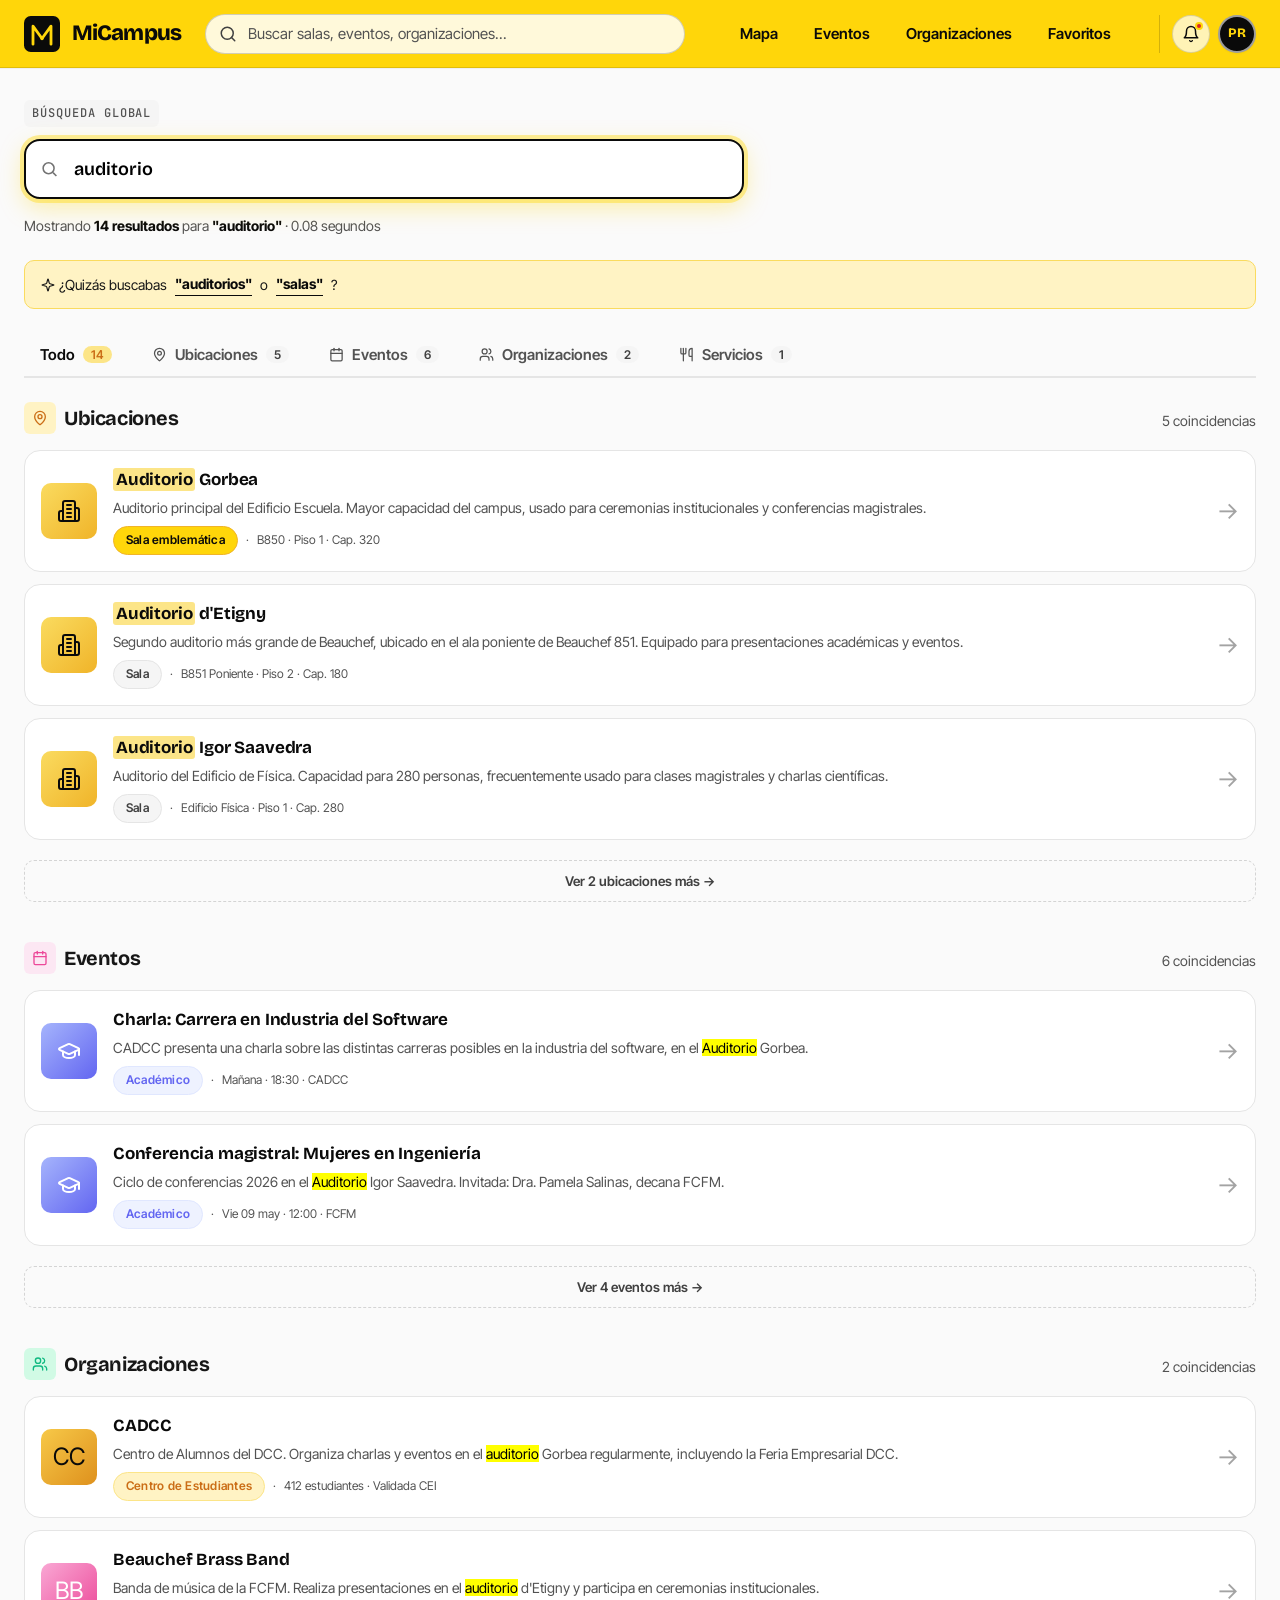
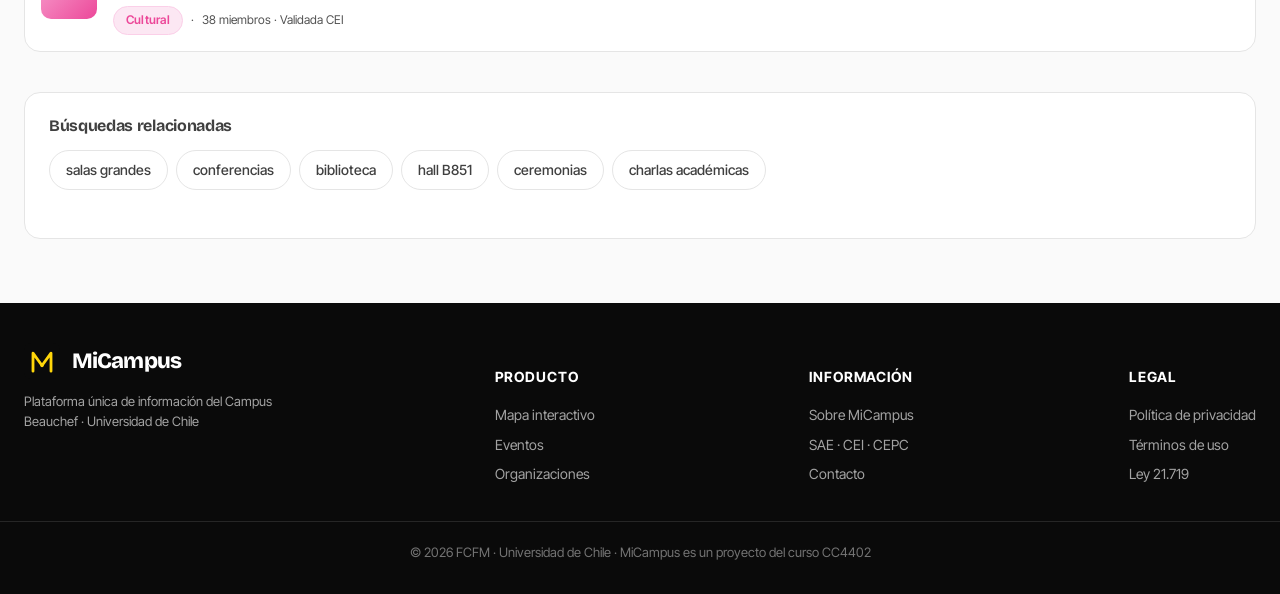
<file: micampus/buscar.html>
<!DOCTYPE html>
<html lang="es">
<head>
<meta charset="UTF-8">
<meta name="viewport" content="width=device-width, initial-scale=1.0">
<title>Búsqueda · MiCampus</title>
<link rel="stylesheet" href="styles.css">
<style>
  body { background: var(--ink-50); }

  .search-hero {
    padding: var(--space-8) 0 var(--space-6);
  }
  .search-input-wrap {
    position: relative;
    max-width: 720px;
    margin-bottom: var(--space-4);
  }
  .search-input-wrap svg {
    position: absolute;
    left: var(--space-4);
    top: 50%;
    transform: translateY(-50%);
    color: var(--ink-500);
    pointer-events: none;
  }
  .search-input {
    width: 100%;
    height: 60px;
    padding: 0 var(--space-5) 0 var(--space-12);
    border: 2px solid var(--ink-950);
    border-radius: var(--radius-lg);
    background: var(--white);
    font-size: 1.125rem;
    font-family: var(--font-display);
    font-weight: 600;
    box-shadow: var(--shadow-yellow);
  }
  .search-input:focus {
    outline: none;
    box-shadow: 0 0 0 4px rgba(255, 214, 10, 0.4), var(--shadow-yellow);
  }
  .search-meta {
    font-size: 0.875rem;
    color: var(--ink-600);
  }
  .search-meta strong { color: var(--ink-950); }

  .filter-tabs {
    display: flex;
    gap: var(--space-2);
    border-bottom: 2px solid var(--ink-200);
    margin-bottom: var(--space-6);
    overflow-x: auto;
    scrollbar-width: none;
  }
  .filter-tabs::-webkit-scrollbar { display: none; }
  .filter-tab {
    padding: var(--space-3) var(--space-4);
    background: none;
    border: none;
    font-size: 0.9375rem;
    font-weight: 600;
    color: var(--ink-600);
    cursor: pointer;
    border-bottom: 2.5px solid transparent;
    margin-bottom: -2px;
    white-space: nowrap;
    display: flex;
    align-items: center;
    gap: var(--space-2);
  }
  .filter-tab:hover { color: var(--ink-900); }
  .filter-tab.active { color: var(--ink-950); border-bottom-color: var(--yellow-500); }
  .filter-tab .count {
    background: var(--ink-100);
    color: var(--ink-700);
    padding: 1px var(--space-2);
    border-radius: var(--radius-pill);
    font-size: 0.75rem;
    font-weight: 600;
  }
  .filter-tab.active .count { background: var(--yellow-200); color: var(--yellow-800); }

  .results-section {
    margin-bottom: var(--space-10);
  }
  .results-section-header {
    display: flex;
    align-items: baseline;
    justify-content: space-between;
    margin-bottom: var(--space-4);
  }
  .results-section-header h2 {
    font-size: 1.25rem;
    display: flex;
    align-items: center;
    gap: var(--space-2);
  }
  .section-emoji {
    width: 32px; height: 32px;
    border-radius: var(--radius-sm);
    display: grid; place-items: center;
    background: var(--ink-100);
  }
  .section-emoji svg { width: 16px; height: 16px; }
  .result-icon svg { width: 24px; height: 24px; }

  .result-card {
    background: var(--white);
    border: 1px solid var(--ink-200);
    border-radius: var(--radius-lg);
    padding: var(--space-4);
    margin-bottom: var(--space-3);
    display: grid;
    grid-template-columns: 56px 1fr auto;
    gap: var(--space-4);
    align-items: center;
    cursor: pointer;
    transition: border-color 0.15s, transform 0.15s;
  }
  .result-card:hover { border-color: var(--ink-950); transform: translateX(4px); }

  .result-icon {
    width: 56px; height: 56px;
    border-radius: var(--radius);
    display: grid; place-items: center;
    font-size: 1.5rem;
    flex-shrink: 0;
  }

  .result-content { min-width: 0; }
  .result-title {
    font-family: var(--font-display);
    font-weight: 700;
    font-size: 1.0625rem;
    color: var(--ink-950);
    margin-bottom: 4px;
    letter-spacing: -0.01em;
  }
  .result-title mark {
    background: var(--yellow-200);
    color: var(--ink-950);
    padding: 1px 3px;
    border-radius: 3px;
  }
  .result-snippet {
    font-size: 0.875rem;
    color: var(--ink-600);
    line-height: 1.5;
    overflow: hidden;
    text-overflow: ellipsis;
    display: -webkit-box;
    -webkit-line-clamp: 2;
    -webkit-box-orient: vertical;
    margin-bottom: var(--space-2);
  }
  .result-meta {
    display: flex;
    gap: var(--space-2);
    align-items: center;
    font-size: 0.75rem;
    color: var(--ink-600);
  }

  .result-action {
    color: var(--ink-400);
    font-size: 1.5rem;
    transition: color 0.15s, transform 0.15s;
  }
  .result-card:hover .result-action { color: var(--ink-950); transform: translateX(4px); }

  /* === Did you mean === */
  .suggestion-bar {
    background: var(--yellow-100);
    border: 1px solid var(--yellow-300);
    border-radius: var(--radius);
    padding: var(--space-3) var(--space-4);
    font-size: 0.875rem;
    margin-bottom: var(--space-6);
    display: flex;
    align-items: center;
    gap: var(--space-2);
  }
  .suggestion-bar a { font-weight: 700; color: var(--ink-950); border-bottom: 1.5px solid var(--ink-950); }

  /* === Empty / quick filters === */
  .empty-search {
    text-align: center;
    padding: var(--space-16) var(--space-4);
  }
  .quick-filters { display: flex; flex-wrap: wrap; gap: var(--space-2); margin-bottom: var(--space-6); }
</style>
</head>
<body>

<div id="navbar-slot"></div>

<div class="container">

  <!-- ========== SEARCH BAR ========== -->
  <section class="search-hero">
    <span class="eyebrow">Búsqueda global</span>
    <div class="search-input-wrap">
      <svg class="icon icon-lg" viewBox="0 0 24 24" fill="none" stroke="currentColor" stroke-width="2"><circle cx="11" cy="11" r="7"/><path d="M21 21l-4.3-4.3"/></svg>
      <input type="text" class="search-input" id="searchInput" value="auditorio" autofocus>
    </div>
    <div class="search-meta">
      Mostrando <strong>14 resultados</strong> para <strong>"auditorio"</strong> · 0.08 segundos
    </div>
  </section>

  <!-- Sugerencia -->
  <div class="suggestion-bar">
    <span style="display: inline-flex; align-items: center; gap: 4px;"><svg width="14" height="14" viewBox="0 0 24 24" fill="none" stroke="currentColor" stroke-width="2" stroke-linecap="round" stroke-linejoin="round"><path d="M9.937 15.5A2 2 0 0 0 8.5 14.063l-6.135-1.582a.5.5 0 0 1 0-.962L8.5 9.936A2 2 0 0 0 9.937 8.5l1.582-6.135a.5.5 0 0 1 .963 0L14.063 8.5A2 2 0 0 0 15.5 9.937l6.135 1.581a.5.5 0 0 1 0 .964L15.5 14.063a2 2 0 0 0-1.437 1.437l-1.582 6.135a.5.5 0 0 1-.963 0z"/></svg>¿Quizás buscabas</span>
    <a href="?q=auditorios">"auditorios"</a>
    <span>o</span>
    <a href="?q=salas">"salas"</a>
    <span>?</span>
  </div>

  <!-- Filtros tipo -->
  <div class="filter-tabs">
    <button class="filter-tab active">Todo <span class="count">14</span></button>
    <button class="filter-tab"><span data-icon="pin"></span> Ubicaciones <span class="count">5</span></button>
    <button class="filter-tab"><span data-icon="calendar"></span> Eventos <span class="count">6</span></button>
    <button class="filter-tab"><span data-icon="users"></span> Organizaciones <span class="count">2</span></button>
    <button class="filter-tab"><span data-icon="utensils"></span> Servicios <span class="count">1</span></button>
  </div>

  <!-- ========== UBICACIONES ========== -->
  <section class="results-section">
    <div class="results-section-header">
      <h2><span class="section-emoji" style="background: var(--yellow-100); color: var(--yellow-800);" data-icon="pin"></span> Ubicaciones</h2>
      <span style="font-size: 0.875rem; color: var(--ink-600);">5 coincidencias</span>
    </div>

    <div class="result-card" onclick="location.href='mapa.html'">
      <div class="result-icon" style="background: linear-gradient(135deg, var(--yellow-300), var(--yellow-600)); color: var(--ink-950);" data-icon="building2"></div>
      <div class="result-content">
        <div class="result-title"><mark>Auditorio</mark> Gorbea</div>
        <div class="result-snippet">Auditorio principal del Edificio Escuela. Mayor capacidad del campus, usado para ceremonias institucionales y conferencias magistrales.</div>
        <div class="result-meta">
          <span class="tag tag-yellow">Sala emblemática</span>
          <span>·</span>
          <span>B850 · Piso 1 · Cap. 320</span>
        </div>
      </div>
      <div class="result-action">→</div>
    </div>

    <div class="result-card" onclick="location.href='mapa.html'">
      <div class="result-icon" style="background: linear-gradient(135deg, var(--yellow-300), var(--yellow-600)); color: var(--ink-950);" data-icon="building2"></div>
      <div class="result-content">
        <div class="result-title"><mark>Auditorio</mark> d'Etigny</div>
        <div class="result-snippet">Segundo auditorio más grande de Beauchef, ubicado en el ala poniente de Beauchef 851. Equipado para presentaciones académicas y eventos.</div>
        <div class="result-meta">
          <span class="tag">Sala</span>
          <span>·</span>
          <span>B851 Poniente · Piso 2 · Cap. 180</span>
        </div>
      </div>
      <div class="result-action">→</div>
    </div>

    <div class="result-card" onclick="location.href='mapa.html'">
      <div class="result-icon" style="background: linear-gradient(135deg, var(--yellow-300), var(--yellow-600)); color: var(--ink-950);" data-icon="building2"></div>
      <div class="result-content">
        <div class="result-title"><mark>Auditorio</mark> Igor Saavedra</div>
        <div class="result-snippet">Auditorio del Edificio de Física. Capacidad para 280 personas, frecuentemente usado para clases magistrales y charlas científicas.</div>
        <div class="result-meta">
          <span class="tag">Sala</span>
          <span>·</span>
          <span>Edificio Física · Piso 1 · Cap. 280</span>
        </div>
      </div>
      <div class="result-action">→</div>
    </div>

    <button style="width: 100%; padding: var(--space-3); background: transparent; border: 1px dashed var(--ink-300); border-radius: var(--radius); color: var(--ink-700); font-weight: 600; cursor: pointer; margin-top: var(--space-2);">
      Ver 2 ubicaciones más →
    </button>
  </section>

  <!-- ========== EVENTOS ========== -->
  <section class="results-section">
    <div class="results-section-header">
      <h2><span class="section-emoji" style="background: #FCE7F3; color: var(--cat-cultural);" data-icon="calendar"></span> Eventos</h2>
      <span style="font-size: 0.875rem; color: var(--ink-600);">6 coincidencias</span>
    </div>

    <div class="result-card" onclick="location.href='evento-detalle.html'">
      <div class="result-icon" style="background: linear-gradient(135deg, #A5B4FC, #6366F1); color: white;" data-icon="graduation"></div>
      <div class="result-content">
        <div class="result-title">Charla: Carrera en Industria del Software</div>
        <div class="result-snippet">CADCC presenta una charla sobre las distintas carreras posibles en la industria del software, en el <mark>Auditorio</mark> Gorbea.</div>
        <div class="result-meta">
          <span class="tag tag-cat-academic">Académico</span>
          <span>·</span>
          <span>Mañana · 18:30 · CADCC</span>
        </div>
      </div>
      <div class="result-action">→</div>
    </div>

    <div class="result-card" onclick="location.href='evento-detalle.html'">
      <div class="result-icon" style="background: linear-gradient(135deg, #A5B4FC, #6366F1); color: white;" data-icon="graduation"></div>
      <div class="result-content">
        <div class="result-title">Conferencia magistral: Mujeres en Ingeniería</div>
        <div class="result-snippet">Ciclo de conferencias 2026 en el <mark>Auditorio</mark> Igor Saavedra. Invitada: Dra. Pamela Salinas, decana FCFM.</div>
        <div class="result-meta">
          <span class="tag tag-cat-academic">Académico</span>
          <span>·</span>
          <span>Vie 09 may · 12:00 · FCFM</span>
        </div>
      </div>
      <div class="result-action">→</div>
    </div>

    <button style="width: 100%; padding: var(--space-3); background: transparent; border: 1px dashed var(--ink-300); border-radius: var(--radius); color: var(--ink-700); font-weight: 600; cursor: pointer; margin-top: var(--space-2);">
      Ver 4 eventos más →
    </button>
  </section>

  <!-- ========== ORGANIZACIONES ========== -->
  <section class="results-section">
    <div class="results-section-header">
      <h2><span class="section-emoji" style="background: #D1FAE5; color: var(--cat-deportivo);" data-icon="users"></span> Organizaciones</h2>
      <span style="font-size: 0.875rem; color: var(--ink-600);">2 coincidencias</span>
    </div>

    <div class="result-card" onclick="location.href='organizacion-perfil.html'">
      <div class="result-icon" style="background: linear-gradient(135deg, var(--yellow-400), var(--yellow-700)); color: var(--ink-950);">CC</div>
      <div class="result-content">
        <div class="result-title">CADCC</div>
        <div class="result-snippet">Centro de Alumnos del DCC. Organiza charlas y eventos en el <mark>auditorio</mark> Gorbea regularmente, incluyendo la Feria Empresarial DCC.</div>
        <div class="result-meta">
          <span class="tag tag-cat-ce">Centro de Estudiantes</span>
          <span>·</span>
          <span>412 estudiantes · Validada CEI</span>
        </div>
      </div>
      <div class="result-action">→</div>
    </div>

    <div class="result-card" onclick="location.href='organizacion-perfil.html'">
      <div class="result-icon" style="background: linear-gradient(135deg, #F9A8D4, #EC4899); color: white;">BB</div>
      <div class="result-content">
        <div class="result-title">Beauchef Brass Band</div>
        <div class="result-snippet">Banda de música de la FCFM. Realiza presentaciones en el <mark>auditorio</mark> d'Etigny y participa en ceremonias institucionales.</div>
        <div class="result-meta">
          <span class="tag tag-cat-cultural">Cultural</span>
          <span>·</span>
          <span>38 miembros · Validada CEI</span>
        </div>
      </div>
      <div class="result-action">→</div>
    </div>
  </section>

  <!-- ========== Sugerencias relacionadas ========== -->
  <section style="background: var(--white); border: 1px solid var(--ink-200); border-radius: var(--radius-lg); padding: var(--space-6); margin-top: var(--space-8);">
    <h3 style="font-size: 1rem; margin-bottom: var(--space-4); color: var(--ink-700);">Búsquedas relacionadas</h3>
    <div class="quick-filters">
      <a href="?q=salas+grandes" class="chip">salas grandes</a>
      <a href="?q=conferencias" class="chip">conferencias</a>
      <a href="?q=biblioteca" class="chip">biblioteca</a>
      <a href="?q=hall+B851" class="chip">hall B851</a>
      <a href="?q=ceremonias" class="chip">ceremonias</a>
      <a href="?q=charlas+academicas" class="chip">charlas académicas</a>
    </div>
  </section>

</div>

<div id="footer-slot"></div>

<script src="data.js"></script>
<script>
  // Soporte query string
  const params = new URLSearchParams(location.search);
  const q = params.get('q');
  if (q) document.getElementById('searchInput').value = q;
  document.getElementById('searchInput').addEventListener('keydown', e => {
    if (e.key === 'Enter') location.href = '?q=' + e.target.value;
  });

  // Tabs
  document.querySelectorAll('.filter-tab').forEach(t => t.addEventListener('click', e => {
    document.querySelectorAll('.filter-tab').forEach(x => x.classList.remove('active'));
    e.currentTarget.classList.add('active');
  }));
</script>

</body>
</html>
</file>
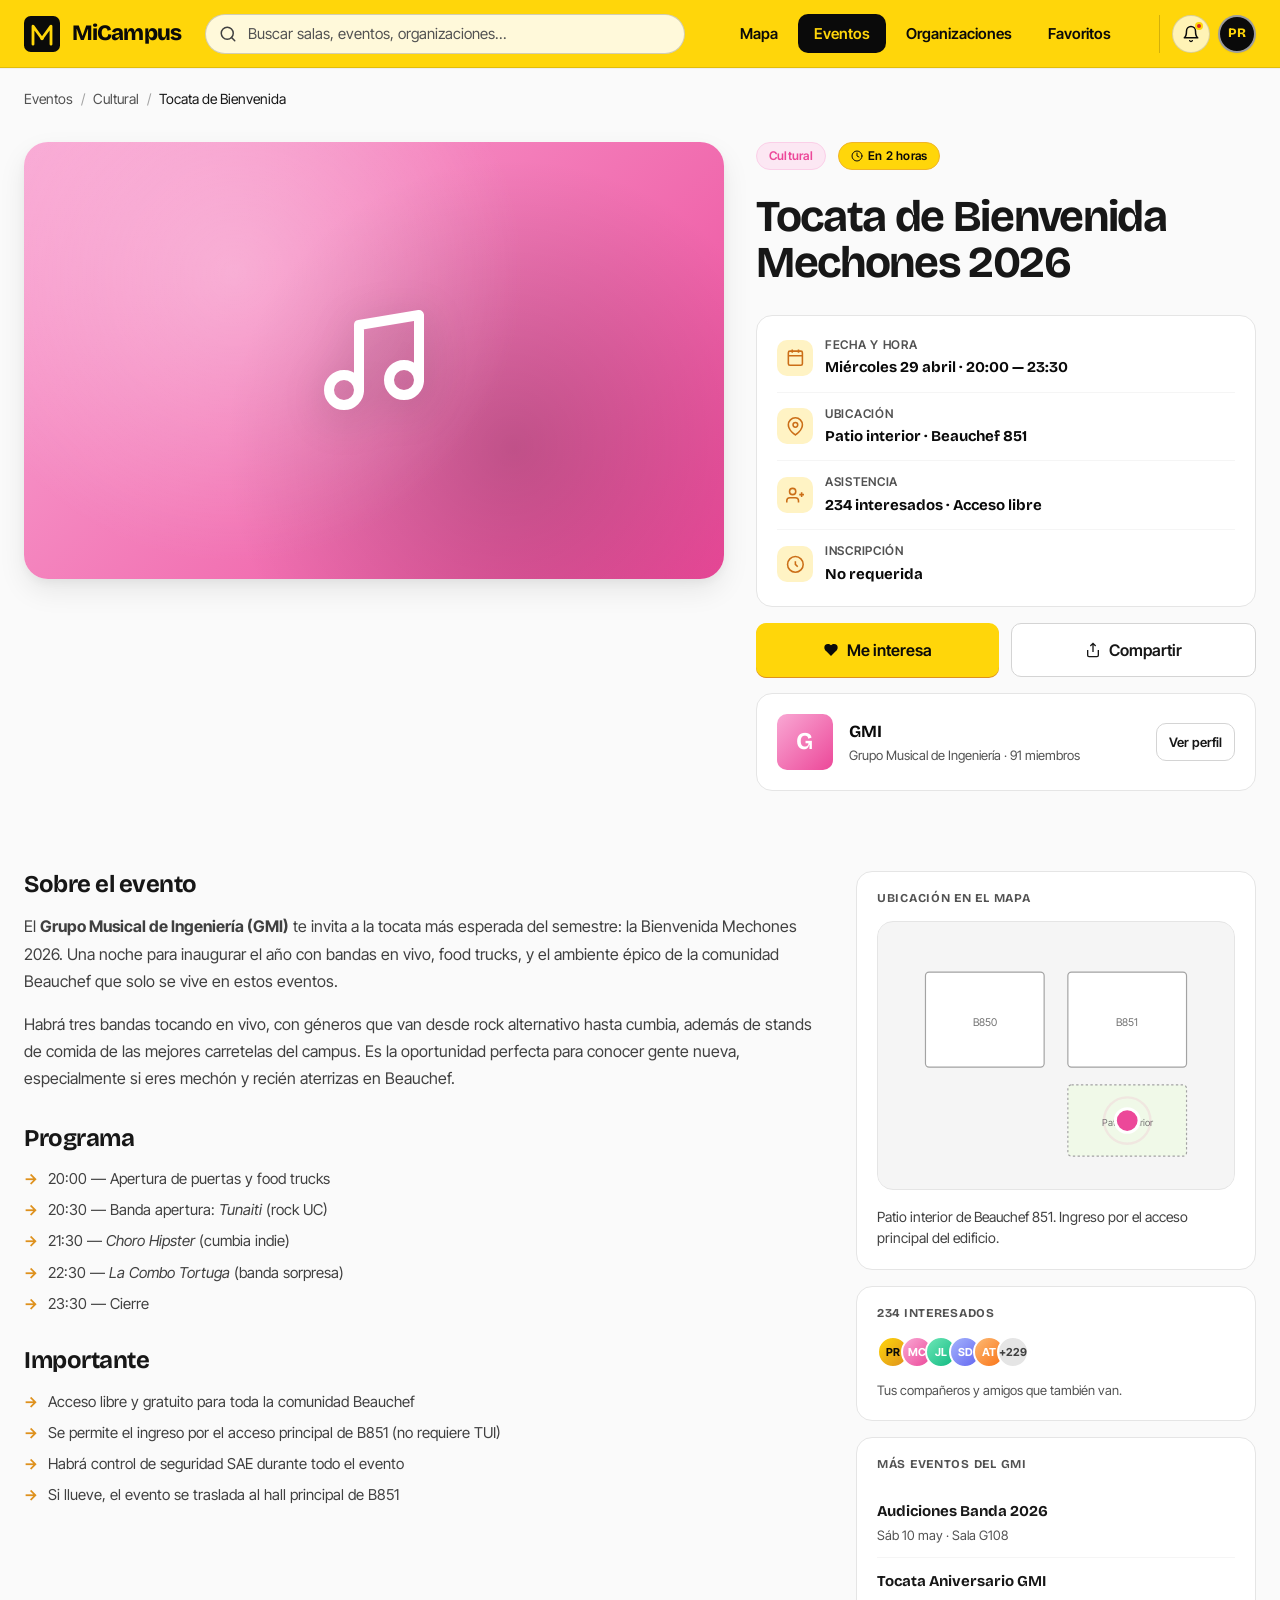
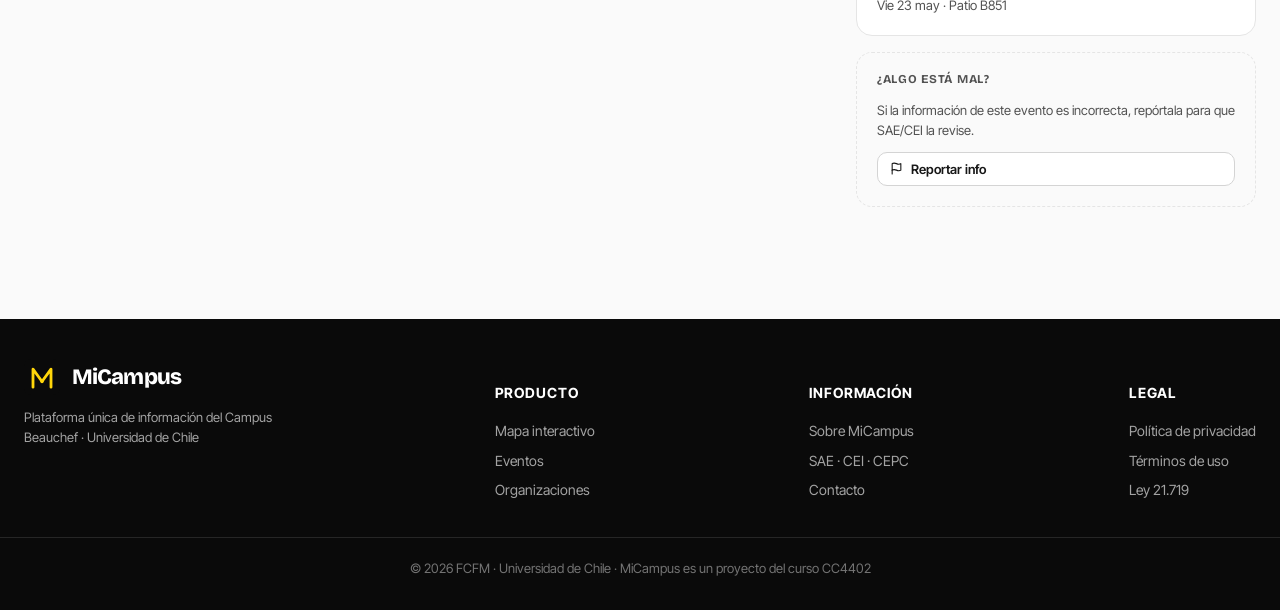
<file: micampus/evento-detalle.html>
<!DOCTYPE html>
<html lang="es">
<head>
<meta charset="UTF-8">
<meta name="viewport" content="width=device-width, initial-scale=1.0">
<title>Tocata de Bienvenida · MiCampus</title>
<link rel="stylesheet" href="styles.css">
<style>
  body { background: var(--ink-50); }

  .breadcrumb {
    padding: var(--space-5) 0 0;
    font-size: 0.875rem;
    color: var(--ink-600);
    display: flex;
    gap: var(--space-2);
  }
  .breadcrumb a:hover { color: var(--ink-950); }

  /* === Hero del evento === */
  .event-hero {
    padding: var(--space-8) 0 var(--space-12);
    display: grid;
    grid-template-columns: 1.4fr 1fr;
    gap: var(--space-8);
    align-items: start;
  }

  .event-cover {
    aspect-ratio: 16 / 10;
    border-radius: var(--radius-xl);
    background: linear-gradient(135deg, #F9A8D4, #EC4899);
    display: grid;
    place-items: center;
    color: white;
    font-size: 8rem;
    position: relative;
    overflow: hidden;
    box-shadow: var(--shadow-lg);
  }
  .event-cover::before {
    content: '';
    position: absolute;
    inset: 0;
    background:
      radial-gradient(circle at 30% 30%, rgba(255,255,255,0.3), transparent 50%),
      radial-gradient(circle at 70% 70%, rgba(0,0,0,0.2), transparent 50%);
  }
  .event-cover-emoji { position: relative; z-index: 1; filter: drop-shadow(0 8px 20px rgba(0,0,0,0.2)); }

  .event-info { display: flex; flex-direction: column; gap: var(--space-4); }

  .event-info h1 {
    font-family: var(--font-display);
    font-size: clamp(2rem, 4vw, 2.75rem);
    line-height: 1.05;
    letter-spacing: -0.03em;
    margin-bottom: var(--space-3);
  }
  .event-info-meta { display: flex; gap: var(--space-3); flex-wrap: wrap; align-items: center; margin-bottom: var(--space-2); }

  .info-block {
    background: var(--white);
    border: 1px solid var(--ink-200);
    border-radius: var(--radius-lg);
    padding: var(--space-5);
  }
  .info-row { display: flex; align-items: center; gap: var(--space-3); padding: var(--space-3) 0; border-bottom: 1px solid var(--ink-100); }
  .info-row:last-child { border-bottom: none; padding-bottom: 0; }
  .info-row:first-child { padding-top: 0; }
  .info-icon { width: 36px; height: 36px; border-radius: var(--radius); background: var(--yellow-100); color: var(--yellow-800); display: grid; place-items: center; flex-shrink: 0; }
  .info-label { font-size: 0.75rem; text-transform: uppercase; letter-spacing: 0.06em; color: var(--ink-600); font-weight: 600; }
  .info-value { font-family: var(--font-display); font-weight: 700; font-size: 0.9375rem; color: var(--ink-950); margin-top: 2px; }

  .event-actions { display: flex; gap: var(--space-3); }
  .event-actions .btn { flex: 1; justify-content: center; }

  .organizer-card {
    background: var(--white);
    border: 1px solid var(--ink-200);
    border-radius: var(--radius-lg);
    padding: var(--space-5);
    display: flex;
    align-items: center;
    gap: var(--space-4);
  }
  .organizer-avatar {
    width: 56px; height: 56px;
    border-radius: var(--radius);
    background: linear-gradient(135deg, #F9A8D4, #EC4899);
    display: grid; place-items: center;
    font-size: 1.5rem;
    color: white;
    font-family: var(--font-display);
    font-weight: 700;
  }
  .organizer-content { flex: 1; }
  .organizer-name { font-family: var(--font-display); font-weight: 700; font-size: 1.0625rem; color: var(--ink-950); }
  .organizer-meta { font-size: 0.8125rem; color: var(--ink-600); }

  /* === Sección descripción === */
  .event-content {
    padding: var(--space-8) 0;
    display: grid;
    grid-template-columns: 2fr 1fr;
    gap: var(--space-8);
  }

  .content-main h2 {
    font-size: 1.5rem;
    margin-bottom: var(--space-4);
  }
  .content-main p {
    font-size: 1rem;
    line-height: 1.7;
    color: var(--ink-700);
    margin-bottom: var(--space-4);
  }
  .content-main ul {
    margin: var(--space-4) 0;
    padding-left: 0;
    list-style: none;
  }
  .content-main ul li {
    padding-left: var(--space-6);
    position: relative;
    margin-bottom: var(--space-2);
    color: var(--ink-700);
  }
  .content-main ul li::before {
    content: '→';
    position: absolute;
    left: 0;
    color: var(--yellow-700);
    font-weight: 700;
  }

  .mini-map {
    aspect-ratio: 4 / 3;
    border-radius: var(--radius-lg);
    background: var(--ink-100);
    border: 1px solid var(--ink-200);
    margin-bottom: var(--space-4);
    overflow: hidden;
    cursor: pointer;
    transition: transform 0.2s;
  }
  .mini-map:hover { transform: translateY(-2px); }
  .mini-map svg { width: 100%; height: 100%; }

  .sidebar-block {
    background: var(--white);
    border: 1px solid var(--ink-200);
    border-radius: var(--radius-lg);
    padding: var(--space-5);
    margin-bottom: var(--space-4);
  }
  .sidebar-block h4 { font-size: 0.75rem; text-transform: uppercase; letter-spacing: 0.06em; color: var(--ink-600); margin-bottom: var(--space-4); }

  .interested-row { display: flex; gap: -8px; margin-bottom: var(--space-3); }
  .interested-avatar {
    width: 32px; height: 32px;
    border-radius: 50%;
    border: 2px solid white;
    display: grid; place-items: center;
    font-size: 0.6875rem;
    font-weight: 700;
    margin-left: -8px;
  }
  .interested-avatar:first-child { margin-left: 0; }

  .related-event { padding: var(--space-3) 0; border-bottom: 1px solid var(--ink-100); cursor: pointer; }
  .related-event:last-child { border-bottom: none; padding-bottom: 0; }
  .related-event:first-child { padding-top: 0; }

  @media (max-width: 880px) {
    .event-hero, .event-content { grid-template-columns: 1fr; }
  }
</style>
</head>
<body>

<div id="navbar-slot" data-page="eventos"></div>

<div class="container">

  <nav class="breadcrumb">
    <a href="eventos.html">Eventos</a>
    <span style="color: var(--ink-400)">/</span>
    <a href="#">Cultural</a>
    <span style="color: var(--ink-400)">/</span>
    <span style="color: var(--ink-900)">Tocata de Bienvenida</span>
  </nav>

  <!-- ============ HERO ============ -->
  <section class="event-hero">
    <div class="event-cover">
      <span class="event-cover-emoji" style="font-size: 120px; color: white; display: inline-flex;" data-icon="music"></span>
    </div>

    <div class="event-info">
      <div class="event-info-meta">
        <span class="tag tag-cat-cultural">Cultural</span>
        <span class="tag tag-yellow"><span data-icon="clock"></span> En 2 horas</span>
      </div>
      <h1>Tocata de Bienvenida Mechones 2026</h1>

      <div class="info-block">
        <div class="info-row">
          <div class="info-icon">
            <svg class="icon icon-lg" viewBox="0 0 24 24" fill="none" stroke="currentColor" stroke-width="2"><rect x="3" y="4" width="18" height="18" rx="2"/><path d="M16 2v4M8 2v4M3 10h18"/></svg>
          </div>
          <div>
            <div class="info-label">Fecha y hora</div>
            <div class="info-value">Miércoles 29 abril · 20:00 — 23:30</div>
          </div>
        </div>
        <div class="info-row">
          <div class="info-icon">
            <svg class="icon icon-lg" viewBox="0 0 24 24" fill="none" stroke="currentColor" stroke-width="2"><path d="M21 10c0 7-9 13-9 13s-9-6-9-13a9 9 0 0 1 18 0z"/><circle cx="12" cy="10" r="3"/></svg>
          </div>
          <div>
            <div class="info-label">Ubicación</div>
            <div class="info-value">Patio interior · Beauchef 851</div>
          </div>
        </div>
        <div class="info-row">
          <div class="info-icon">
            <svg class="icon icon-lg" viewBox="0 0 24 24" fill="none" stroke="currentColor" stroke-width="2"><path d="M16 21v-2a4 4 0 0 0-4-4H5a4 4 0 0 0-4 4v2"/><circle cx="8.5" cy="7" r="4"/><path d="M20 8v6M23 11h-6"/></svg>
          </div>
          <div>
            <div class="info-label">Asistencia</div>
            <div class="info-value">234 interesados · Acceso libre</div>
          </div>
        </div>
        <div class="info-row">
          <div class="info-icon">
            <svg class="icon icon-lg" viewBox="0 0 24 24" fill="none" stroke="currentColor" stroke-width="2"><circle cx="12" cy="12" r="10"/><path d="M12 8v4l3 3"/></svg>
          </div>
          <div>
            <div class="info-label">Inscripción</div>
            <div class="info-value">No requerida</div>
          </div>
        </div>
      </div>

      <div class="event-actions">
        <button class="btn btn-primary btn-lg" onclick="this.querySelector('.label').textContent='Voy a ir'; showToast('Marcado como interesado · Te avisaremos', 'check')">
          <svg class="icon" viewBox="0 0 24 24" fill="currentColor"><path d="M19 14c1.49-1.46 3-3.21 3-5.5A5.5 5.5 0 0 0 16.5 3c-1.76 0-3 .5-4.5 2-1.5-1.5-2.74-2-4.5-2A5.5 5.5 0 0 0 2 8.5c0 2.29 1.51 4.04 3 5.5l7 7Z"/></svg>
          <span class="label">Me interesa</span>
        </button>
        <button class="btn btn-outline btn-lg" onclick="navigator.clipboard?.writeText(location.href); showToast('Link copiado', 'link')">
          <svg class="icon" viewBox="0 0 24 24" fill="none" stroke="currentColor" stroke-width="2"><path d="M4 12v8a2 2 0 0 0 2 2h12a2 2 0 0 0 2-2v-8M16 6l-4-4-4 4M12 2v13"/></svg>
          Compartir
        </button>
      </div>

      <div class="organizer-card">
        <div class="organizer-avatar">G</div>
        <div class="organizer-content">
          <div class="organizer-name">GMI</div>
          <div class="organizer-meta">Grupo Musical de Ingeniería · 91 miembros</div>
        </div>
        <a href="organizacion-perfil.html" class="btn btn-outline btn-sm">Ver perfil</a>
      </div>
    </div>
  </section>

  <!-- ============ CONTENIDO ============ -->
  <section class="event-content">
    <div class="content-main">
      <h2>Sobre el evento</h2>
      <p>
        El <strong>Grupo Musical de Ingeniería (GMI)</strong> te invita a la tocata más esperada del semestre: la Bienvenida Mechones 2026. Una noche para inaugurar el año con bandas en vivo, food trucks, y el ambiente épico de la comunidad Beauchef que solo se vive en estos eventos.
      </p>
      <p>
        Habrá tres bandas tocando en vivo, con géneros que van desde rock alternativo hasta cumbia, además de stands de comida de las mejores carretelas del campus. Es la oportunidad perfecta para conocer gente nueva, especialmente si eres mechón y recién aterrizas en Beauchef.
      </p>

      <h2 style="margin-top: var(--space-8)">Programa</h2>
      <ul>
        <li>20:00 — Apertura de puertas y food trucks</li>
        <li>20:30 — Banda apertura: <em>Tunaiti</em> (rock UC)</li>
        <li>21:30 — <em>Choro Hipster</em> (cumbia indie)</li>
        <li>22:30 — <em>La Combo Tortuga</em> (banda sorpresa)</li>
        <li>23:30 — Cierre</li>
      </ul>

      <h2 style="margin-top: var(--space-8)">Importante</h2>
      <ul>
        <li>Acceso libre y gratuito para toda la comunidad Beauchef</li>
        <li>Se permite el ingreso por el acceso principal de B851 (no requiere TUI)</li>
        <li>Habrá control de seguridad SAE durante todo el evento</li>
        <li>Si llueve, el evento se traslada al hall principal de B851</li>
      </ul>
    </div>

    <aside>
      <div class="sidebar-block">
        <h4>Ubicación en el mapa</h4>
        <div class="mini-map" onclick="location.href='mapa.html'">
          <svg viewBox="0 0 300 220" xmlns="http://www.w3.org/2000/svg">
            <rect width="300" height="220" fill="#F5F5F5"/>
            <rect x="40" y="40" width="100" height="80" fill="white" stroke="#A3A3A3" stroke-width="1" rx="3"/>
            <text x="90" y="85" font-size="9" font-family="Inter Tight" fill="#737373" text-anchor="middle">B850</text>
            <rect x="160" y="40" width="100" height="80" fill="white" stroke="#A3A3A3" stroke-width="1" rx="3"/>
            <text x="210" y="85" font-size="9" font-family="Inter Tight" fill="#737373" text-anchor="middle">B851</text>
            <rect x="160" y="135" width="100" height="60" fill="#F0F9E8" stroke="#A3A3A3" stroke-dasharray="2 2" stroke-width="1" rx="3"/>
            <text x="210" y="170" font-size="8" font-family="Inter Tight" fill="#737373" text-anchor="middle">Patio interior</text>
            <g>
              <circle cx="210" cy="165" r="10" fill="#EC4899" stroke="white" stroke-width="2.5"/>
              <circle cx="210" cy="165" r="16" fill="none" stroke="#EC4899" stroke-width="2" opacity="0.4">
                <animate attributeName="r" from="10" to="22" dur="1.8s" repeatCount="indefinite"/>
                <animate attributeName="opacity" from="0.5" to="0" dur="1.8s" repeatCount="indefinite"/>
              </circle>
            </g>
          </svg>
        </div>
        <p style="font-size: 0.875rem; color: var(--ink-700); margin: 0;">Patio interior de Beauchef 851. Ingreso por el acceso principal del edificio.</p>
      </div>

      <div class="sidebar-block">
        <h4>234 interesados</h4>
        <div class="interested-row">
          <div class="interested-avatar" style="background: linear-gradient(135deg, #FFD60A, #DE911D); color: #0A0A0A;">PR</div>
          <div class="interested-avatar" style="background: linear-gradient(135deg, #F9A8D4, #EC4899); color: white;">MC</div>
          <div class="interested-avatar" style="background: linear-gradient(135deg, #6EE7B7, #10B981); color: white;">JL</div>
          <div class="interested-avatar" style="background: linear-gradient(135deg, #A5B4FC, #6366F1); color: white;">SD</div>
          <div class="interested-avatar" style="background: linear-gradient(135deg, #FDBA74, #F97316); color: white;">AT</div>
          <div class="interested-avatar" style="background: var(--ink-200); color: var(--ink-700);">+229</div>
        </div>
        <p style="font-size: 0.8125rem; color: var(--ink-600); margin: 0;">Tus compañeros y amigos que también van.</p>
      </div>

      <div class="sidebar-block">
        <h4>Más eventos del GMI</h4>
        <div class="related-event" onclick="location.href='evento-detalle.html'">
          <div style="font-family: var(--font-display); font-weight: 700; font-size: 0.9375rem;">Audiciones Banda 2026</div>
          <div style="font-size: 0.8125rem; color: var(--ink-600); margin-top: 2px;">Sáb 10 may · Sala G108</div>
        </div>
        <div class="related-event" onclick="location.href='evento-detalle.html'">
          <div style="font-family: var(--font-display); font-weight: 700; font-size: 0.9375rem;">Tocata Aniversario GMI</div>
          <div style="font-size: 0.8125rem; color: var(--ink-600); margin-top: 2px;">Vie 23 may · Patio B851</div>
        </div>
      </div>

      <div class="sidebar-block" style="background: var(--ink-50); border-style: dashed;">
        <h4 style="margin-bottom: var(--space-2)">¿Algo está mal?</h4>
        <p style="font-size: 0.8125rem; color: var(--ink-600); margin-bottom: var(--space-3);">Si la información de este evento es incorrecta, repórtala para que SAE/CEI la revise.</p>
        <button class="btn btn-outline btn-sm" style="width: 100%;" onclick="showToast('Reporte enviado a moderación', 'flag')">
          <span data-icon="flag"></span> Reportar info
        </button>
      </div>
    </aside>
  </section>
</div>

<div id="footer-slot"></div>

<script src="data.js"></script>
</body>
</html>
</file>
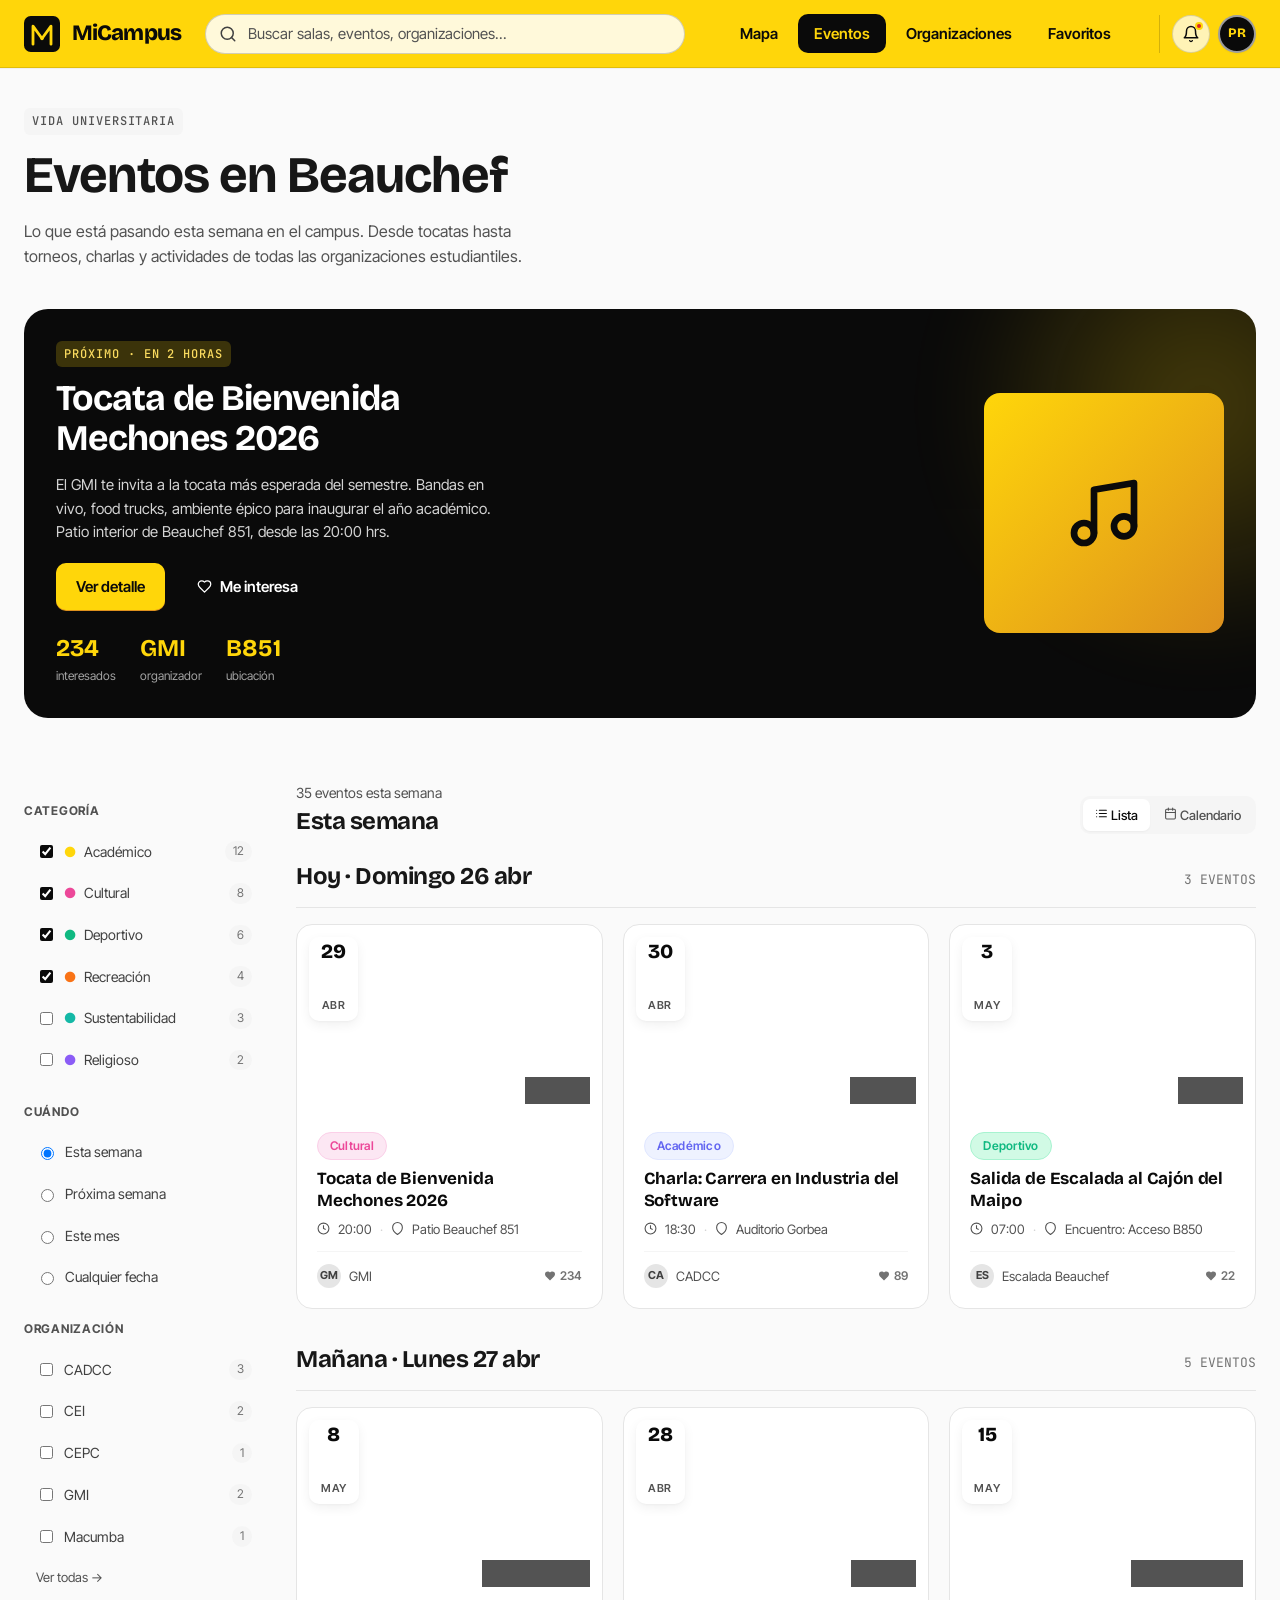
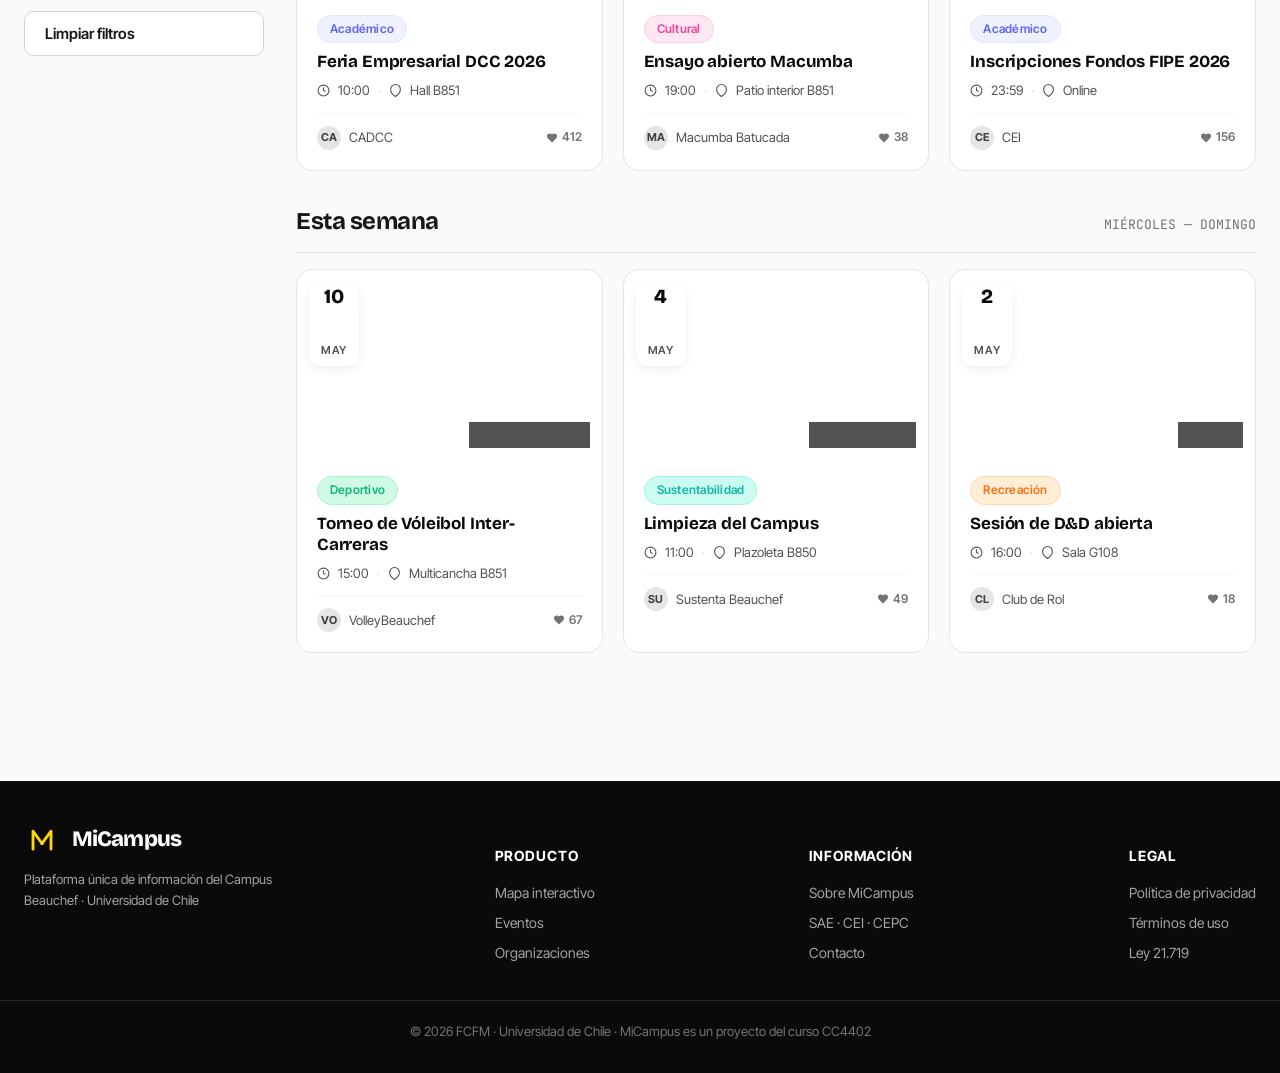
<file: micampus/eventos.html>
<!DOCTYPE html>
<html lang="es">
<head>
<meta charset="UTF-8">
<meta name="viewport" content="width=device-width, initial-scale=1.0">
<title>Eventos · MiCampus</title>
<link rel="stylesheet" href="styles.css">
<style>
  body { background: var(--ink-50); }
  .events-layout { display: grid; grid-template-columns: 240px 1fr; gap: var(--space-8); padding: var(--space-8) 0; }
  .events-sidebar { position: sticky; top: calc(var(--nav-height) + var(--space-6)); align-self: start; }
  .filter-group { margin-bottom: var(--space-6); }
  .filter-group h5 { font-size: 0.75rem; text-transform: uppercase; letter-spacing: 0.06em; color: var(--ink-600); margin-bottom: var(--space-3); }
  .filter-list { display: flex; flex-direction: column; gap: var(--space-1); }
  .filter-list label {
    display: flex; align-items: center; gap: var(--space-2);
    padding: var(--space-2) var(--space-3);
    border-radius: var(--radius);
    cursor: pointer;
    font-size: 0.875rem;
    color: var(--ink-700);
    transition: background 0.15s;
  }
  .filter-list label:hover { background: var(--ink-100); }
  .filter-list input[type="checkbox"] { accent-color: var(--ink-950); }
  .filter-list .count {
    margin-left: auto;
    font-size: 0.75rem;
    color: var(--ink-500);
    background: var(--ink-100);
    padding: 1px 8px;
    border-radius: var(--radius-pill);
  }

  .view-toggle {
    display: flex;
    background: var(--ink-100);
    border-radius: var(--radius);
    padding: 3px;
    gap: 2px;
  }
  .view-toggle button {
    padding: var(--space-2) var(--space-3);
    background: transparent;
    border: none;
    border-radius: 7px;
    font-size: 0.8125rem;
    font-weight: 500;
    cursor: pointer;
    color: var(--ink-600);
  }
  .view-toggle button.active {
    background: var(--white);
    color: var(--ink-950);
    box-shadow: var(--shadow-sm);
  }

  .events-header {
    display: flex;
    align-items: end;
    justify-content: space-between;
    margin-bottom: var(--space-6);
  }

  /* === Event card === */
  .event-card {
    background: var(--white);
    border: 1px solid var(--ink-200);
    border-radius: var(--radius-lg);
    overflow: hidden;
    cursor: pointer;
    transition: transform 0.2s cubic-bezier(0.16, 1, 0.3, 1), box-shadow 0.2s ease, border-color 0.2s ease;
  }
  .event-card:hover { transform: translateY(-3px); box-shadow: var(--shadow-lg); border-color: var(--ink-300); }

  .event-image {
    aspect-ratio: 16 / 10;
    position: relative;
    display: grid;
    place-items: center;
    color: white;
    font-size: 3.5rem;
    overflow: hidden;
  }
  .event-image .date-chip {
    position: absolute;
    top: var(--space-3);
    left: var(--space-3);
    background: var(--white);
    color: var(--ink-950);
    border-radius: var(--radius);
    padding: 4px var(--space-3);
    text-align: center;
    box-shadow: var(--shadow);
    line-height: 1;
  }
  .date-chip-day {
    font-family: var(--font-display);
    font-size: 1.25rem;
    font-weight: 800;
    display: block;
  }
  .date-chip-month {
    font-size: 0.6875rem;
    text-transform: uppercase;
    color: var(--ink-600);
    letter-spacing: 0.06em;
    font-weight: 600;
  }
  .event-image .countdown {
    position: absolute;
    bottom: var(--space-3);
    right: var(--space-3);
    background: rgba(10, 10, 10, 0.7);
    color: white;
    padding: 4px var(--space-2);
    border-radius: var(--radius);
    font-size: 0.75rem;
    font-weight: 600;
    backdrop-filter: blur(4px);
  }
  .gradient-yellow { background: linear-gradient(135deg, var(--yellow-300), var(--yellow-600)); }
  .gradient-pink { background: linear-gradient(135deg, #F9A8D4, #EC4899); }
  .gradient-green { background: linear-gradient(135deg, #6EE7B7, #10B981); }
  .gradient-orange { background: linear-gradient(135deg, #FDBA74, #F97316); }
  .gradient-teal { background: linear-gradient(135deg, #5EEAD4, #14B8A6); }
  .gradient-indigo { background: linear-gradient(135deg, #A5B4FC, #6366F1); }

  .event-body { padding: var(--space-4) var(--space-5) var(--space-5); }
  .event-title {
    font-family: var(--font-display);
    font-weight: 700;
    font-size: 1.0625rem;
    line-height: 1.25;
    margin-bottom: var(--space-2);
    color: var(--ink-950);
    letter-spacing: -0.01em;
  }
  .event-meta {
    display: flex;
    align-items: center;
    gap: var(--space-2);
    font-size: 0.8125rem;
    color: var(--ink-600);
    margin-bottom: var(--space-3);
  }
  .event-meta-divider { color: var(--ink-300); }
  .event-footer {
    display: flex;
    align-items: center;
    justify-content: space-between;
    padding-top: var(--space-3);
    border-top: 1px solid var(--ink-100);
  }
  .event-footer-left { display: flex; align-items: center; gap: var(--space-2); font-size: 0.8125rem; color: var(--ink-600); }
  .event-org-mark {
    width: 24px; height: 24px;
    border-radius: 50%;
    background: var(--ink-200);
    display: grid; place-items: center;
    font-size: 0.6875rem;
    font-weight: 700;
    color: var(--ink-700);
  }

  /* === Day grouping === */
  .day-group { margin-bottom: var(--space-8); }
  .day-header {
    display: flex;
    align-items: baseline;
    justify-content: space-between;
    margin-bottom: var(--space-4);
    padding-bottom: var(--space-3);
    border-bottom: 1px solid var(--ink-200);
  }
  .day-title { font-family: var(--font-display); font-size: 1.5rem; font-weight: 700; letter-spacing: -0.02em; }
  .day-subtitle { font-size: 0.8125rem; color: var(--ink-500); font-family: var(--font-mono); }

  /* Hero del día destacado */
  .featured-event {
    background: var(--ink-950);
    color: white;
    border-radius: var(--radius-xl);
    padding: var(--space-8);
    margin-bottom: var(--space-8);
    display: grid;
    grid-template-columns: 1fr 240px;
    gap: var(--space-8);
    align-items: center;
    position: relative;
    overflow: hidden;
  }
  .featured-event::before {
    content: '';
    position: absolute;
    top: -50%;
    right: -20%;
    width: 600px;
    height: 600px;
    background: radial-gradient(circle, var(--yellow-500), transparent 60%);
    opacity: 0.25;
    filter: blur(40px);
  }
  .featured-event > * { position: relative; }
  .featured-event .eyebrow { background: rgba(255, 214, 10, 0.2); color: var(--yellow-300); }
  .featured-event h2 { color: white; max-width: 18ch; margin-bottom: var(--space-3); }
  .featured-event p { color: var(--ink-300); margin-bottom: var(--space-5); max-width: 50ch; }
  .featured-stats { display: flex; gap: var(--space-6); }
  .featured-stat .num { font-family: var(--font-display); font-size: 1.5rem; font-weight: 700; color: var(--yellow-500); }
  .featured-stat .label { font-size: 0.75rem; color: var(--ink-400); }
  .featured-img {
    aspect-ratio: 1;
    background: linear-gradient(135deg, var(--yellow-500), var(--yellow-700));
    border-radius: var(--radius-lg);
    display: grid;
    place-items: center;
    font-size: 5rem;
  }

  @media (max-width: 880px) {
    .events-layout { grid-template-columns: 1fr; }
    .featured-event { grid-template-columns: 1fr; }
    .featured-img { display: none; }
  }
</style>
</head>
<body>

<div id="navbar-slot" data-page="eventos"></div>

<div class="container">

  <div class="page-header">
    <span class="eyebrow">Vida universitaria</span>
    <h1>Eventos en Beauchef</h1>
    <p class="page-subtitle">Lo que está pasando esta semana en el campus. Desde tocatas hasta torneos, charlas y actividades de todas las organizaciones estudiantiles.</p>
  </div>

  <!-- Featured event -->
  <div class="featured-event">
    <div>
      <span class="eyebrow">Próximo · En 2 horas</span>
      <h2>Tocata de Bienvenida Mechones 2026</h2>
      <p>El GMI te invita a la tocata más esperada del semestre. Bandas en vivo, food trucks, ambiente épico para inaugurar el año académico. Patio interior de Beauchef 851, desde las 20:00 hrs.</p>
      <div style="display: flex; gap: var(--space-3); margin-bottom: var(--space-5);">
        <a href="evento-detalle.html" class="btn btn-primary">Ver detalle</a>
        <button class="btn btn-ghost" style="color:white" onclick="showToast('Marcado como interesado', 'heartFilled')"><span data-icon="heart"></span> Me interesa</button>
      </div>
      <div class="featured-stats">
        <div class="featured-stat"><div class="num">234</div><div class="label">interesados</div></div>
        <div class="featured-stat"><div class="num">GMI</div><div class="label">organizador</div></div>
        <div class="featured-stat"><div class="num">B851</div><div class="label">ubicación</div></div>
      </div>
    </div>
    <div class="featured-img"><span data-icon="music" style="font-size: 80px; color: var(--ink-950)"></span></div>
  </div>

  <div class="events-layout">

    <!-- ============ FILTROS ============ -->
    <aside class="events-sidebar">
      <div class="filter-group">
        <h5>Categoría</h5>
        <div class="filter-list">
          <label><input type="checkbox" checked> <span class="tag-dot" style="color:#FFD60A">●</span> Académico <span class="count">12</span></label>
          <label><input type="checkbox" checked> <span class="tag-dot" style="color:#EC4899">●</span> Cultural <span class="count">8</span></label>
          <label><input type="checkbox" checked> <span class="tag-dot" style="color:#10B981">●</span> Deportivo <span class="count">6</span></label>
          <label><input type="checkbox" checked> <span class="tag-dot" style="color:#F97316">●</span> Recreación <span class="count">4</span></label>
          <label><input type="checkbox"> <span class="tag-dot" style="color:#14B8A6">●</span> Sustentabilidad <span class="count">3</span></label>
          <label><input type="checkbox"> <span class="tag-dot" style="color:#8B5CF6">●</span> Religioso <span class="count">2</span></label>
        </div>
      </div>

      <div class="filter-group">
        <h5>Cuándo</h5>
        <div class="filter-list">
          <label><input type="radio" name="fecha" checked> Esta semana</label>
          <label><input type="radio" name="fecha"> Próxima semana</label>
          <label><input type="radio" name="fecha"> Este mes</label>
          <label><input type="radio" name="fecha"> Cualquier fecha</label>
        </div>
      </div>

      <div class="filter-group">
        <h5>Organización</h5>
        <div class="filter-list">
          <label><input type="checkbox"> CADCC <span class="count">3</span></label>
          <label><input type="checkbox"> CEI <span class="count">2</span></label>
          <label><input type="checkbox"> CEPC <span class="count">1</span></label>
          <label><input type="checkbox"> GMI <span class="count">2</span></label>
          <label><input type="checkbox"> Macumba <span class="count">1</span></label>
          <a href="organizaciones.html" style="font-size: 0.8125rem; color: var(--ink-600); padding-left: var(--space-3); margin-top: var(--space-2);">Ver todas →</a>
        </div>
      </div>

      <button class="btn btn-outline" style="width: 100%;">Limpiar filtros</button>
    </aside>

    <!-- ============ LISTADO ============ -->
    <main>
      <div class="events-header">
        <div>
          <div style="font-size: 0.875rem; color: var(--ink-600); margin-bottom: 4px;">35 eventos esta semana</div>
          <h2 style="font-size: 1.5rem;">Esta semana</h2>
        </div>
        <div class="view-toggle">
          <button class="active"><span data-icon="list"></span> Lista</button>
          <button><span data-icon="calendar"></span> Calendario</button>
        </div>
      </div>

      <!-- Día: Hoy -->
      <div class="day-group">
        <div class="day-header">
          <div class="day-title">Hoy · Domingo 26 abr</div>
          <div class="day-subtitle">3 EVENTOS</div>
        </div>
        <div class="grid grid-cards stagger" id="events-today">
          <!-- JS render -->
        </div>
      </div>

      <!-- Día: Mañana -->
      <div class="day-group">
        <div class="day-header">
          <div class="day-title">Mañana · Lunes 27 abr</div>
          <div class="day-subtitle">5 EVENTOS</div>
        </div>
        <div class="grid grid-cards stagger" id="events-tomorrow">
        </div>
      </div>

      <!-- Día: Más tarde -->
      <div class="day-group">
        <div class="day-header">
          <div class="day-title">Esta semana</div>
          <div class="day-subtitle">MIÉRCOLES — DOMINGO</div>
        </div>
        <div class="grid grid-cards stagger" id="events-week">
        </div>
      </div>

    </main>
  </div>
</div>

<div id="footer-slot"></div>

<script src="data.js"></script>
<script>
  function eventCard(e) {
    const fecha = new Date(e.fecha);
    const dia = fecha.getDate();
    const meses = ['ene','feb','mar','abr','may','jun','jul','ago','sep','oct','nov','dic'];
    const mes = meses[fecha.getMonth()];
    const hh = String(fecha.getHours()).padStart(2,'0');
    const mm = String(fecha.getMinutes()).padStart(2,'0');
    const iconNames = { academic: 'graduation', cultural: 'music', deportivo: 'trophy', recreacion: 'gamepad', sustent: 'leaf', religioso: 'cross' };
    const catLabels = { academic: 'Académico', cultural: 'Cultural', deportivo: 'Deportivo', recreacion: 'Recreación', sustent: 'Sustentabilidad', religioso: 'Religioso' };
    return `
      <article class="event-card" onclick="location.href='evento-detalle.html'">
        <div class="event-image ${e.imagen}">
          <div class="date-chip">
            <span class="date-chip-day">${dia}</span>
            <span class="date-chip-month">${mes}</span>
          </div>
          <span style="z-index:1; font-size: 56px; display: inline-flex; color: rgba(255,255,255,0.9);">${ICONS[iconNames[e.categoria]] || ICONS.calendar}</span>
          <div class="countdown">${fmtFechaRel(e.fecha).toLowerCase()}</div>
        </div>
        <div class="event-body">
          <span class="tag tag-cat-${e.categoria}">${catLabels[e.categoria]}</span>
          <h3 class="event-title" style="margin-top: var(--space-2)">${e.titulo}</h3>
          <div class="event-meta">
            <svg class="icon" viewBox="0 0 24 24" fill="none" stroke="currentColor" stroke-width="2"><circle cx="12" cy="12" r="10"/><path d="M12 6v6l4 2"/></svg>
            ${hh}:${mm}
            <span class="event-meta-divider">·</span>
            <svg class="icon" viewBox="0 0 24 24" fill="none" stroke="currentColor" stroke-width="2"><path d="M21 10c0 7-9 13-9 13s-9-6-9-13a9 9 0 0 1 18 0z"/></svg>
            ${e.ubicacion}
          </div>
          <div class="event-footer">
            <div class="event-footer-left">
              <span class="event-org-mark">${e.org.slice(0,2).toUpperCase()}</span>
              <span>${e.org}</span>
            </div>
            <span style="display: inline-flex; align-items: center; gap: 4px; font-size: 0.75rem; color: var(--ink-500); font-weight: 600;"><svg width="12" height="12" viewBox="0 0 24 24" fill="currentColor"><path d="M19 14c1.49-1.46 3-3.21 3-5.5A5.5 5.5 0 0 0 16.5 3c-1.76 0-3 .5-4.5 2-1.5-1.5-2.74-2-4.5-2A5.5 5.5 0 0 0 2 8.5c0 2.29 1.51 4.04 3 5.5l7 7Z"/></svg>${e.interesados}</span>
          </div>
        </div>
      </article>
    `;
  }

  document.getElementById('events-today').innerHTML = MOCK.eventos.slice(0, 3).map(eventCard).join('');
  document.getElementById('events-tomorrow').innerHTML = MOCK.eventos.slice(3, 6).map(eventCard).join('');
  document.getElementById('events-week').innerHTML = MOCK.eventos.slice(6, 9).map(eventCard).join('');

  document.querySelectorAll('.view-toggle button').forEach(b => b.addEventListener('click', e => {
    document.querySelectorAll('.view-toggle button').forEach(x => x.classList.remove('active'));
    e.currentTarget.classList.add('active');
  }));
</script>

</body>
</html>
</file>
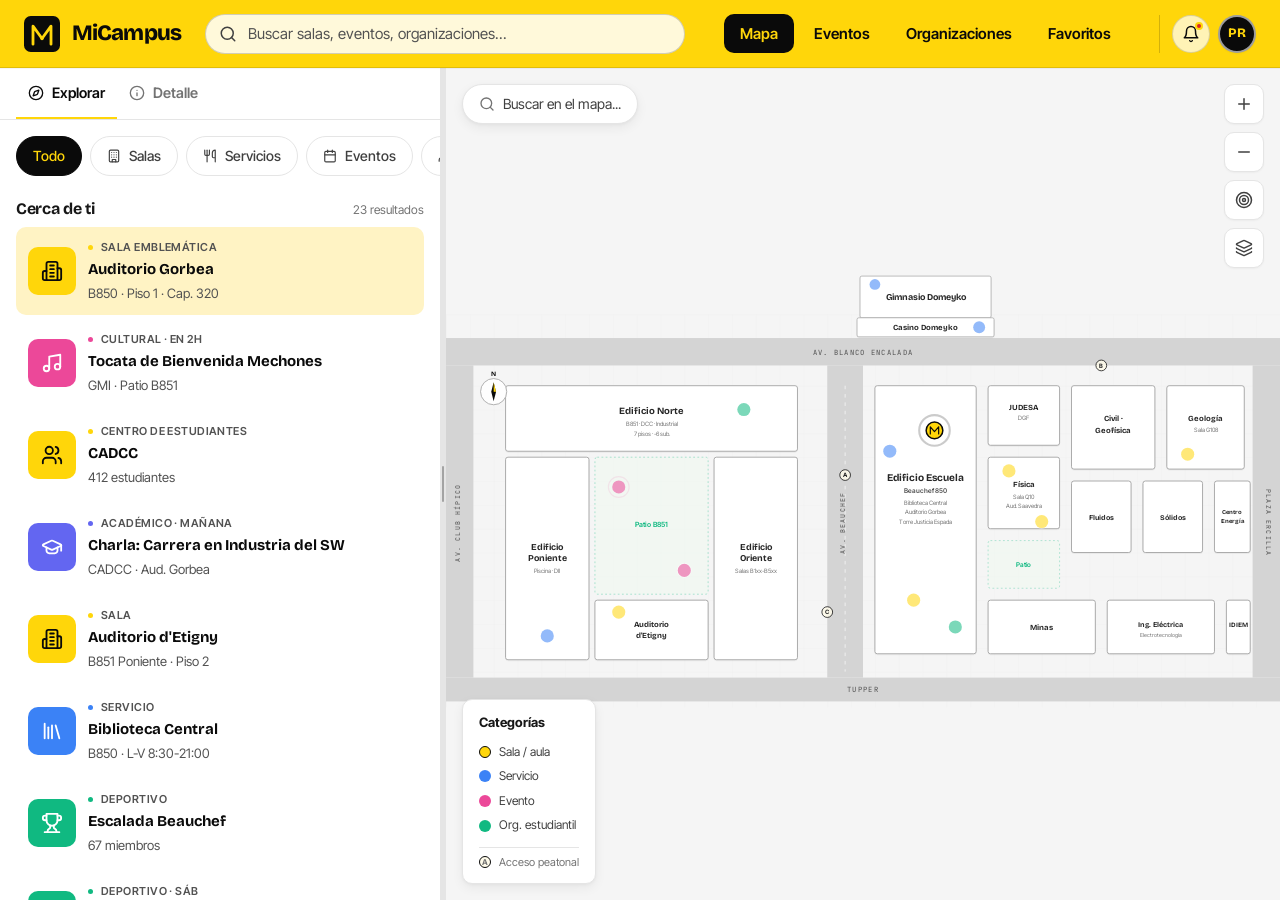
<file: micampus/mapa.html>
<!DOCTYPE html>
<html lang="es">
<head>
<meta charset="UTF-8">
<meta name="viewport" content="width=device-width, initial-scale=1.0">
<title>Mapa · MiCampus</title>
<link rel="stylesheet" href="styles.css">
<style>
  body { background: var(--ink-100); height: 100vh; overflow: hidden; }

  .app {
    height: calc(100vh - var(--nav-height));
    display: grid;
    grid-template-columns: var(--side-width, 440px) 6px 1fr;
    background: var(--white);
  }

  /* === Panel lateral === */
  .side-panel {
    background: var(--white);
    overflow-y: auto;
    display: flex;
    flex-direction: column;
    min-width: 0;
  }
  .side-panel::-webkit-scrollbar { width: 6px; }
  .side-panel::-webkit-scrollbar-thumb { background: var(--ink-300); border-radius: 3px; }

  /* === Resize handle === */
  .resize-handle {
    background: var(--ink-200);
    cursor: col-resize;
    position: relative;
    user-select: none;
    transition: background 0.15s ease;
    z-index: 6;
  }
  .resize-handle::after {
    content: '';
    position: absolute;
    top: 50%;
    left: 50%;
    transform: translate(-50%, -50%);
    width: 2px;
    height: 36px;
    background: var(--ink-400);
    border-radius: 1px;
    transition: background 0.15s ease, height 0.15s ease;
  }
  .resize-handle:hover,
  .resize-handle.dragging {
    background: var(--yellow-500);
  }
  .resize-handle:hover::after,
  .resize-handle.dragging::after {
    background: var(--ink-950);
    height: 48px;
  }
  body.resizing,
  body.resizing * {
    cursor: col-resize !important;
    user-select: none !important;
  }

  .panel-tabs {
    display: flex;
    padding: 0 var(--space-4);
    border-bottom: 1px solid var(--ink-200);
    position: sticky;
    top: 0;
    background: var(--white);
    z-index: 10;
  }
  .panel-tab {
    padding: var(--space-4) var(--space-3);
    font-size: 0.9rem;
    font-weight: 600;
    color: var(--ink-500);
    background: none;
    border: none;
    border-bottom: 2.5px solid transparent;
    cursor: pointer;
    transition: color 0.15s;
    display: flex;
    align-items: center;
    gap: var(--space-2);
    font-family: inherit;
  }
  .panel-tab svg { width: 16px; height: 16px; }
  .panel-tab.active { color: var(--ink-950); border-bottom-color: var(--yellow-500); }
  .panel-tab:hover:not(.active) { color: var(--ink-700); }

  .panel-content { padding: var(--space-4); flex: 1; }
  .panel-section { display: none; }
  .panel-section.active { display: block; }

  /* === Filter chips === */
  .panel-filters {
    display: flex;
    gap: var(--space-2);
    overflow-x: auto;
    padding-bottom: var(--space-3);
    margin: 0 calc(-1 * var(--space-4)) var(--space-3);
    padding-left: var(--space-4);
    padding-right: var(--space-4);
    scrollbar-width: none;
  }
  .panel-filters::-webkit-scrollbar { display: none; }

  /* === Items === */
  .item {
    display: flex;
    gap: var(--space-3);
    padding: var(--space-3);
    border-radius: var(--radius);
    cursor: pointer;
    transition: background 0.15s;
    margin-bottom: var(--space-1);
    align-items: center;
  }
  .item:hover { background: var(--ink-100); }
  .item.selected { background: var(--yellow-100); }

  .item-icon-box {
    width: 48px; height: 48px;
    border-radius: var(--radius);
    flex-shrink: 0;
    display: grid;
    place-items: center;
    color: white;
    font-size: 22px;
  }
  .item-icon-box svg { width: 22px; height: 22px; }
  .item-icon-box.cat-yellow  { background: var(--yellow-500); color: var(--ink-950); }
  .item-icon-box.cat-cultural{ background: var(--cat-cultural); }
  .item-icon-box.cat-deportivo{ background: var(--cat-deportivo); }
  .item-icon-box.cat-academic{ background: var(--cat-academic); }
  .item-icon-box.cat-sustent { background: var(--cat-sustent); }
  .item-icon-box.cat-recreacion{ background: var(--cat-recreacion); }
  .item-icon-box.cat-servicio{ background: var(--cat-servicio); }

  .item-content { flex: 1; min-width: 0; }
  .item-meta {
    display: flex;
    align-items: center;
    gap: var(--space-2);
    font-size: 0.6875rem;
    color: var(--ink-600);
    margin-bottom: 4px;
    text-transform: uppercase;
    letter-spacing: 0.04em;
    font-weight: 600;
  }
  .item-meta-dot { width: 5px; height: 5px; border-radius: 50%; display: inline-block; }
  .item-title {
    font-family: var(--font-display);
    font-weight: 700;
    font-size: 0.9375rem;
    line-height: 1.25;
    color: var(--ink-950);
    margin-bottom: 4px;
    overflow: hidden;
    text-overflow: ellipsis;
    display: -webkit-box;
    -webkit-line-clamp: 2;
    -webkit-box-orient: vertical;
  }
  .item-sub {
    font-size: 0.8125rem;
    color: var(--ink-600);
    overflow: hidden;
    text-overflow: ellipsis;
    white-space: nowrap;
  }

  /* === Mapa === */
  .map-container {
    position: relative;
    background: var(--ink-100);
    overflow: hidden;
  }
  .map-svg {
    width: 100%;
    height: 100%;
    cursor: grab;
  }
  .map-svg:active { cursor: grabbing; }

  .map-controls {
    position: absolute;
    top: var(--space-4);
    right: var(--space-4);
    display: flex;
    flex-direction: column;
    gap: var(--space-2);
    z-index: 5;
  }
  .map-btn {
    width: 40px; height: 40px;
    background: var(--white);
    border: 1px solid var(--ink-200);
    border-radius: var(--radius);
    box-shadow: var(--shadow-sm);
    display: grid; place-items: center;
    cursor: pointer;
    transition: all 0.15s;
    color: var(--ink-700);
  }
  .map-btn svg { width: 18px; height: 18px; }
  .map-btn:hover { background: var(--ink-50); border-color: var(--ink-400); color: var(--ink-950); }

  .map-legend {
    position: absolute;
    bottom: var(--space-4);
    left: var(--space-4);
    background: var(--white);
    border: 1px solid var(--ink-200);
    border-radius: var(--radius);
    padding: var(--space-3) var(--space-4);
    box-shadow: var(--shadow);
    display: flex;
    flex-direction: column;
    gap: 6px;
    font-size: 0.75rem;
    z-index: 5;
  }
  .legend-title { font-weight: 700; margin-bottom: 4px; font-size: 0.8125rem; color: var(--ink-900); }
  .legend-item { display: flex; align-items: center; gap: var(--space-2); color: var(--ink-700); }
  .legend-dot { width: 12px; height: 12px; border-radius: 50%; flex-shrink: 0; }
  .legend-dot.dot-yellow { background: #FFD60A; border: 1.5px solid #0A0A0A; }

  .map-search-overlay {
    position: absolute;
    top: var(--space-4);
    left: var(--space-4);
    background: var(--white);
    border: 1px solid var(--ink-200);
    border-radius: var(--radius-pill);
    padding: var(--space-2) var(--space-4);
    box-shadow: var(--shadow);
    display: flex;
    align-items: center;
    gap: var(--space-2);
    font-size: 0.875rem;
    color: var(--ink-700);
    z-index: 5;
    cursor: pointer;
    transition: all 0.15s;
  }
  .map-search-overlay:hover { border-color: var(--ink-950); }
  .map-search-overlay svg { width: 16px; height: 16px; color: var(--ink-500); }

  /* ============================================
     PINES DEL MAPA — fix del bug del hover
     Antes: <g> con scale escalaba desde 0,0
     Ahora: <circle> con animación de r y stroke-width
     ============================================ */
  .map-pin { cursor: pointer; opacity: 0.55; transition: opacity 0.15s ease; }
  .map-pin .pin-circle,
  .map-pin .pin-stroke {
    transition: r 0.15s ease, stroke-width 0.15s ease;
  }
  .map-pin:hover { opacity: 1; }
  .map-pin:hover .pin-circle { r: 14; }
  .map-pin:hover .pin-stroke { stroke-width: 3.5; }
  .map-pin.selected { opacity: 1; }
  .map-pin.selected .pin-circle { r: 14; }
  .map-pin.selected .pin-stroke { stroke: var(--ink-950); stroke-width: 3.5; }

  /* === Detalle === */
  .detail-card {
    padding: var(--space-5);
    border-bottom: 1px solid var(--ink-200);
  }
  .detail-image {
    width: 100%;
    aspect-ratio: 16 / 9;
    border-radius: var(--radius);
    margin-bottom: var(--space-4);
    background: linear-gradient(135deg, var(--yellow-200), var(--yellow-500));
    display: grid;
    place-items: center;
    color: var(--ink-950);
    font-size: 56px;
    position: relative;
    overflow: hidden;
  }
  .detail-image svg { width: 56px; height: 56px; }
  .detail-image::after {
    content: '';
    position: absolute;
    inset: 0;
    background: radial-gradient(circle at 70% 30%, rgba(255,255,255,0.4), transparent 50%);
  }
  .detail-tag-row { display: flex; gap: var(--space-2); flex-wrap: wrap; margin-bottom: var(--space-3); }
  .detail-title { font-family: var(--font-display); font-weight: 700; font-size: 1.5rem; line-height: 1.15; margin-bottom: var(--space-2); }
  .detail-loc { color: var(--ink-600); font-size: 0.9375rem; margin-bottom: var(--space-4); display: flex; gap: var(--space-2); align-items: center; }
  .detail-loc svg { width: 16px; height: 16px; }
  .detail-info-grid { display: grid; grid-template-columns: 1fr 1fr; gap: var(--space-3); margin-bottom: var(--space-4); }
  .detail-info-item { padding: var(--space-3); background: var(--ink-100); border-radius: var(--radius); }
  .detail-info-label { font-size: 0.6875rem; text-transform: uppercase; letter-spacing: 0.06em; color: var(--ink-600); font-weight: 600; }
  .detail-info-value { font-family: var(--font-display); font-weight: 700; font-size: 1rem; color: var(--ink-950); margin-top: 2px; }

  .detail-actions { display: flex; gap: var(--space-2); margin-bottom: var(--space-4); }
  .detail-actions .btn { flex: 1; justify-content: center; }

  .detail-section { padding: var(--space-5); border-bottom: 1px solid var(--ink-200); }
  .detail-section h4 { font-size: 0.75rem; text-transform: uppercase; letter-spacing: 0.06em; color: var(--ink-600); margin-bottom: var(--space-3); }

  .upcoming-event {
    padding: var(--space-3);
    border: 1px solid var(--ink-200);
    border-radius: var(--radius);
    margin-bottom: var(--space-2);
    cursor: pointer;
    transition: border-color 0.15s;
  }
  .upcoming-event:hover { border-color: var(--ink-950); }

  @media (max-width: 880px) {
    .app { grid-template-columns: 1fr; grid-template-rows: 50% 50%; }
    .side-panel { order: 2; border-top: 1px solid var(--ink-200); }
    .resize-handle { display: none; }
  }
</style>
</head>
<body>

<div id="navbar-slot" data-page="mapa"></div>

<div class="app">

  <!-- ============ PANEL LATERAL ============ -->
  <aside class="side-panel">
    <div class="panel-tabs">
      <button class="panel-tab active" onclick="switchTab('explore')">
        <span data-icon="compass"></span> Explorar
      </button>
      <button class="panel-tab" onclick="switchTab('detail')">
        <span data-icon="info"></span> Detalle
      </button>
    </div>

    <div class="panel-content">

      <!-- TAB: EXPLORAR -->
      <div class="panel-section active" id="tab-explore">
        <div class="panel-filters">
          <span class="chip active">Todo</span>
          <span class="chip"><span data-icon="building"></span> Salas</span>
          <span class="chip"><span data-icon="utensils"></span> Servicios</span>
          <span class="chip"><span data-icon="calendar"></span> Eventos</span>
          <span class="chip"><span data-icon="users"></span> Organizaciones</span>
        </div>

        <div style="display: flex; align-items: baseline; justify-content: space-between; margin-bottom: var(--space-2);">
          <h4 style="font-family: var(--font-display); font-weight: 700; font-size: 1rem;">Cerca de ti</h4>
          <span style="font-size: 0.75rem; color: var(--ink-500);">23 resultados</span>
        </div>

        <div class="stagger" id="items-list"></div>
      </div>

      <!-- TAB: DETALLE -->
      <div class="panel-section" id="tab-detail">
        <div class="detail-card">
          <div class="detail-image">
            <span data-icon="building2"></span>
          </div>
          <div class="detail-tag-row">
            <span class="tag tag-yellow"><span data-icon="starFilled"></span> Sala emblemática</span>
            <span class="tag">Capacidad 320</span>
          </div>
          <h2 class="detail-title">Auditorio Gorbea</h2>
          <p class="detail-loc">
            <span data-icon="pin"></span>
            Beauchef 850 · Piso 1
          </p>

          <div class="detail-info-grid">
            <div class="detail-info-item">
              <div class="detail-info-label">Tipo</div>
              <div class="detail-info-value">Sala de clases</div>
            </div>
            <div class="detail-info-item">
              <div class="detail-info-label">Capacidad</div>
              <div class="detail-info-value">320 personas</div>
            </div>
            <div class="detail-info-item">
              <div class="detail-info-label">Edificio</div>
              <div class="detail-info-value">B850 · Esc.</div>
            </div>
            <div class="detail-info-item">
              <div class="detail-info-label">Acceso</div>
              <div class="detail-info-value">Sin TUI</div>
            </div>
          </div>

          <div class="detail-actions">
            <button class="btn btn-primary" onclick="showToast('Guardado en favoritos', 'heartFilled')">
              <span data-icon="heart"></span>
              Favorito
            </button>
            <button class="btn btn-outline" onclick="showToast('Reporte enviado a SAE', 'flag')">
              <span data-icon="flag"></span>
              Reportar
            </button>
          </div>
        </div>

        <div class="detail-section">
          <h4>Próximos eventos en esta sala</h4>
          <div class="upcoming-event" onclick="location.href='evento-detalle.html'">
            <div class="item-meta">
              <span class="item-meta-dot" style="background: var(--cat-academic)"></span> Académico · Mié 30 abr · 18:30
            </div>
            <div style="font-family: var(--font-display); font-weight: 700; margin-top: 4px;">
              Charla: Carrera en Industria del Software
            </div>
            <div style="font-size: 0.8125rem; color: var(--ink-600); margin-top: 4px;">
              CADCC · 89 interesados
            </div>
          </div>
        </div>

        <div class="detail-section">
          <h4>Descripción</h4>
          <p style="font-size: 0.9375rem; color: var(--ink-700); line-height: 1.6;">
            Auditorio principal del Edificio Escuela. Es la sala con mayor capacidad del campus y donde se realizan ceremonias institucionales, conferencias magistrales y eventos académicos importantes. Cuenta con sistema de audio profesional y proyección.
          </p>
        </div>

        <div class="detail-section" style="border-bottom: none;">
          <h4>Cómo llegar</h4>
          <p style="font-size: 0.9375rem; color: var(--ink-700);">
            Ingresa por el acceso principal de Beauchef 850 (no requiere TUI). El auditorio está al fondo del hall central, primer piso.
          </p>
        </div>
      </div>
    </div>
  </aside>

  <!-- ============ HANDLE REDIMENSIONAR ============ -->
  <div class="resize-handle" id="resize-handle" title="Arrastra para redimensionar"></div>

  <!-- ============ MAPA ============ -->
  <div class="map-container">

    <a href="buscar.html" class="map-search-overlay">
      <span data-icon="search"></span>
      Buscar en el mapa...
    </a>

    <div class="map-controls">
      <button class="map-btn" title="Acercar">
        <span data-icon="plus"></span>
      </button>
      <button class="map-btn" title="Alejar">
        <span data-icon="minus"></span>
      </button>
      <button class="map-btn" title="Mi ubicación">
        <span data-icon="target"></span>
      </button>
      <button class="map-btn" title="Capas">
        <span data-icon="layers"></span>
      </button>
    </div>

    <div class="map-legend">
      <div class="legend-title">Categorías</div>
      <div class="legend-item"><span class="legend-dot dot-yellow"></span> Sala / aula</div>
      <div class="legend-item"><span class="legend-dot" style="background:#3B82F6"></span> Servicio</div>
      <div class="legend-item"><span class="legend-dot" style="background:#EC4899"></span> Evento</div>
      <div class="legend-item"><span class="legend-dot" style="background:#10B981"></span> Org. estudiantil</div>
      <div class="legend-item" style="margin-top: 6px; padding-top: 6px; border-top: 1px solid var(--ink-200); font-size: 0.6875rem; color: var(--ink-500);">
        <span style="display:inline-flex; width:12px; height:12px; border-radius:50%; background:#FFFBEA; border:1.5px solid #0A0A0A; align-items:center; justify-content:center; font-size:8px; font-weight:700;">A</span>
        Acceso peatonal
      </div>
    </div>

    <!-- ========== MAPA SVG ==========
         Convención FCFM: vista 2D top-down, dos manzanas separadas por Av. Beauchef.
         Norte hacia arriba. Calles perimetrales: Blanco Encalada (N), Tupper (S),
         Club Hípico (O), Plaza Ercilla (E).
         Manzana oeste: complejo Beauchef 851 (Edif. Norte / Poniente / Oriente
         + Auditorio d'Etigny + Casino Domeyko).
         Manzana este: Edificio Escuela B850 + departamentos clásicos.
    -->
    <svg class="map-svg" viewBox="0 -90 1400 750" xmlns="http://www.w3.org/2000/svg" preserveAspectRatio="xMidYMid meet">
      <defs>
        <pattern id="grid" width="40" height="40" patternUnits="userSpaceOnUse">
          <path d="M 40 0 L 0 0 0 40" fill="none" stroke="#E5E5E5" stroke-width="0.5"/>
        </pattern>
        <filter id="bldShadow" x="-5%" y="-5%" width="110%" height="120%">
          <feDropShadow dx="0" dy="1" stdDeviation="1.2" flood-opacity="0.08"/>
        </filter>
      </defs>

      <!-- Fondo -->
      <rect width="1400" height="660" fill="#F5F5F5"/>
      <rect width="1400" height="660" fill="url(#grid)"/>

      <!-- ============ CALLES PERIMETRALES ============ -->
      <!-- Av. Blanco Encalada (norte) -->
      <rect x="0" y="40" width="1400" height="46" fill="#D4D4D4"/>
      <text x="700" y="68" font-family="JetBrains Mono" font-size="12" letter-spacing="0.18em" fill="#525252" text-anchor="middle">AV. BLANCO ENCALADA</text>

      <!-- Calle Tupper (sur) -->
      <rect x="0" y="610" width="1400" height="40" fill="#D4D4D4"/>
      <text x="700" y="635" font-family="JetBrains Mono" font-size="12" letter-spacing="0.18em" fill="#525252" text-anchor="middle">TUPPER</text>

      <!-- Av. Club Hípico (oeste) -->
      <rect x="0" y="86" width="46" height="524" fill="#D4D4D4"/>
      <text x="23" y="350" font-family="JetBrains Mono" font-size="11" letter-spacing="0.18em" fill="#525252" text-anchor="middle" transform="rotate(-90 23 350)">AV. CLUB HÍPICO</text>

      <!-- Plaza Ercilla (este) -->
      <rect x="1354" y="86" width="46" height="524" fill="#D4D4D4"/>
      <text x="1377" y="350" font-family="JetBrains Mono" font-size="11" letter-spacing="0.18em" fill="#525252" text-anchor="middle" transform="rotate(90 1377 350)">PLAZA ERCILLA</text>

      <!-- Av. Beauchef (centro, separa los dos bloques) -->
      <rect x="640" y="86" width="60" height="524" fill="#D4D4D4"/>
      <text x="670" y="350" font-family="JetBrains Mono" font-size="11" letter-spacing="0.18em" fill="#525252" text-anchor="middle" transform="rotate(-90 670 350)">AV. BEAUCHEF</text>

      <!-- Línea peatonal central -->
      <line x1="670" y1="120" x2="670" y2="600" stroke="white" stroke-width="1.5" stroke-dasharray="6 8" opacity="0.7"/>

      <!-- ============ ACCESOS PEATONALES ============ -->
      <g opacity="0.85">
        <!-- Acceso Beauchef 850 (peatonal principal) -->
        <circle cx="670" cy="270" r="9" fill="#FFFBEA" stroke="#0A0A0A" stroke-width="1.5"/>
        <text x="670" y="274" font-size="10" font-family="Inter Tight" font-weight="700" fill="#0A0A0A" text-anchor="middle">A</text>
        <!-- Acceso Blanco Encalada 2002 -->
        <circle cx="1100" cy="86" r="9" fill="#FFFBEA" stroke="#0A0A0A" stroke-width="1.5"/>
        <text x="1100" y="90" font-size="10" font-family="Inter Tight" font-weight="700" fill="#0A0A0A" text-anchor="middle">B</text>
        <!-- Acceso Beauchef 851 (vehicular) -->
        <circle cx="640" cy="500" r="9" fill="#FFFBEA" stroke="#0A0A0A" stroke-width="1.5"/>
        <text x="640" y="504" font-size="10" font-family="Inter Tight" font-weight="700" fill="#0A0A0A" text-anchor="middle">C</text>
      </g>

      <!-- ============ MANZANA OESTE: COMPLEJO BEAUCHEF 851 ============ -->

      <!-- (Casino Domeyko está al norte de Blanco Encalada, fuera del bloque B851 — ver más abajo) -->

      <!-- Edificio Norte (arriba, abarca todo el ancho del bloque) -->
      <rect x="100" y="120" width="490" height="110" fill="#FFFFFF" stroke="#A3A3A3" stroke-width="1.5" rx="4" filter="url(#bldShadow)"/>
      <text x="345" y="168" font-family="Bricolage Grotesque" font-size="16" font-weight="700" fill="#262626" text-anchor="middle">Edificio Norte</text>
      <text x="345" y="188" font-family="Inter Tight" font-size="10" fill="#737373" text-anchor="middle">B851 · DCC · Industrial</text>
      <text x="345" y="204" font-family="Inter Tight" font-size="10" fill="#737373" text-anchor="middle">7 pisos · -6 sub.</text>

      <!-- Edificio Poniente (lado oeste, vertical) -->
      <rect x="100" y="240" width="140" height="340" fill="#FFFFFF" stroke="#A3A3A3" stroke-width="1.5" rx="4" filter="url(#bldShadow)"/>
      <text x="170" y="395" font-family="Bricolage Grotesque" font-size="15" font-weight="700" fill="#262626" text-anchor="middle">Edificio</text>
      <text x="170" y="415" font-family="Bricolage Grotesque" font-size="15" font-weight="700" fill="#262626" text-anchor="middle">Poniente</text>
      <text x="170" y="435" font-family="Inter Tight" font-size="10" fill="#737373" text-anchor="middle">Piscina · DII</text>

      <!-- Patio B851 (al centro, entre Norte / Poniente / Oriente / d'Etigny) -->
      <rect x="250" y="240" width="190" height="230" fill="#F0FAF1" stroke="#10B981" stroke-width="1" stroke-dasharray="3 4" rx="4" opacity="0.55"/>
      <text x="345" y="358" font-family="Inter Tight" font-size="12" fill="#10B981" font-weight="600" text-anchor="middle">Patio B851</text>

      <!-- Auditorio d'Etigny (centro-sur, dentro del bloque, entre Poniente y Oriente) -->
      <rect x="250" y="480" width="190" height="100" fill="#FFFFFF" stroke="#A3A3A3" stroke-width="1.5" rx="4" filter="url(#bldShadow)"/>
      <text x="345" y="525" font-family="Bricolage Grotesque" font-size="13" font-weight="700" fill="#262626" text-anchor="middle">Auditorio</text>
      <text x="345" y="543" font-family="Bricolage Grotesque" font-size="13" font-weight="700" fill="#262626" text-anchor="middle">d'Etigny</text>

      <!-- Edificio Oriente (lado este, vertical) -->
      <rect x="450" y="240" width="140" height="340" fill="#FFFFFF" stroke="#A3A3A3" stroke-width="1.5" rx="4" filter="url(#bldShadow)"/>
      <text x="520" y="395" font-family="Bricolage Grotesque" font-size="15" font-weight="700" fill="#262626" text-anchor="middle">Edificio</text>
      <text x="520" y="415" font-family="Bricolage Grotesque" font-size="15" font-weight="700" fill="#262626" text-anchor="middle">Oriente</text>
      <text x="520" y="435" font-family="Inter Tight" font-size="10" fill="#737373" text-anchor="middle">Salas B1xx-B5xx</text>

      <!-- (Multicancha y áreas deportivas están en subterráneo de B851, debajo del Auditorio d'Etigny — no se muestran en planta superficial) -->

      <!-- ============ MANZANA ESTE: HISTÓRICA ============ -->

      <!-- Edificio Escuela / Beauchef 850 (con Aud. Gorbea + Biblioteca + Torre Justicia Espada integrada) -->
      <rect x="720" y="120" width="170" height="450" fill="#FFFFFF" stroke="#A3A3A3" stroke-width="1.5" rx="4" filter="url(#bldShadow)"/>
      <text x="805" y="280" font-family="Bricolage Grotesque" font-size="17" font-weight="700" fill="#262626" text-anchor="middle">Edificio Escuela</text>
      <text x="805" y="300" font-family="Inter Tight" font-size="11" font-weight="600" fill="#525252" text-anchor="middle">Beauchef 850</text>
      <text x="805" y="320" font-family="Inter Tight" font-size="10" fill="#737373" text-anchor="middle">Biblioteca Central</text>
      <text x="805" y="336" font-family="Inter Tight" font-size="10" fill="#737373" text-anchor="middle">Auditorio Gorbea</text>
      <text x="805" y="352" font-family="Inter Tight" font-size="10" fill="#737373" text-anchor="middle">Torre Justicia Espada</text>

      <!-- JUDESA / DGF -->
      <rect x="910" y="120" width="120" height="100" fill="#FFFFFF" stroke="#A3A3A3" stroke-width="1.5" rx="4" filter="url(#bldShadow)"/>
      <text x="970" y="160" font-family="Bricolage Grotesque" font-size="13" font-weight="700" fill="#262626" text-anchor="middle">JUDESA</text>
      <text x="970" y="178" font-family="Inter Tight" font-size="10" fill="#737373" text-anchor="middle">DGF</text>

      <!-- Edif. Física -->
      <rect x="910" y="240" width="120" height="120" fill="#FFFFFF" stroke="#A3A3A3" stroke-width="1.5" rx="4" filter="url(#bldShadow)"/>
      <text x="970" y="290" font-family="Bricolage Grotesque" font-size="13" font-weight="700" fill="#262626" text-anchor="middle">Física</text>
      <text x="970" y="310" font-family="Inter Tight" font-size="10" fill="#737373" text-anchor="middle">Sala Q10</text>
      <text x="970" y="326" font-family="Inter Tight" font-size="10" fill="#737373" text-anchor="middle">Aud. Saavedra</text>

      <!-- Edif. Civil-Geofísica -->
      <rect x="1050" y="120" width="140" height="140" fill="#FFFFFF" stroke="#A3A3A3" stroke-width="1.5" rx="4" filter="url(#bldShadow)"/>
      <text x="1120" y="180" font-family="Bricolage Grotesque" font-size="13" font-weight="700" fill="#262626" text-anchor="middle">Civil ·</text>
      <text x="1120" y="200" font-family="Bricolage Grotesque" font-size="13" font-weight="700" fill="#262626" text-anchor="middle">Geofísica</text>

      <!-- Edif. Geología -->
      <rect x="1210" y="120" width="130" height="140" fill="#FFFFFF" stroke="#A3A3A3" stroke-width="1.5" rx="4" filter="url(#bldShadow)"/>
      <text x="1275" y="180" font-family="Bricolage Grotesque" font-size="13" font-weight="700" fill="#262626" text-anchor="middle">Geología</text>
      <text x="1275" y="198" font-family="Inter Tight" font-size="10" fill="#737373" text-anchor="middle">Sala G108</text>

      <!-- Fluidos -->
      <rect x="1050" y="280" width="100" height="120" fill="#FFFFFF" stroke="#A3A3A3" stroke-width="1.5" rx="4" filter="url(#bldShadow)"/>
      <text x="1100" y="345" font-family="Bricolage Grotesque" font-size="12" font-weight="700" fill="#262626" text-anchor="middle">Fluidos</text>

      <!-- Sólidos -->
      <rect x="1170" y="280" width="100" height="120" fill="#FFFFFF" stroke="#A3A3A3" stroke-width="1.5" rx="4" filter="url(#bldShadow)"/>
      <text x="1220" y="345" font-family="Bricolage Grotesque" font-size="12" font-weight="700" fill="#262626" text-anchor="middle">Sólidos</text>

      <!-- Centro de Energía -->
      <rect x="1290" y="280" width="60" height="120" fill="#FFFFFF" stroke="#A3A3A3" stroke-width="1.5" rx="4" filter="url(#bldShadow)"/>
      <text x="1320" y="335" font-family="Bricolage Grotesque" font-size="10" font-weight="700" fill="#262626" text-anchor="middle">Centro</text>
      <text x="1320" y="350" font-family="Bricolage Grotesque" font-size="10" font-weight="700" fill="#262626" text-anchor="middle">Energía</text>

      <!-- Patio interior este (zona segura) -->
      <rect x="910" y="380" width="120" height="80" fill="#F0FAF1" stroke="#10B981" stroke-width="1" stroke-dasharray="3 4" rx="4" opacity="0.5"/>
      <text x="970" y="425" font-family="Inter Tight" font-size="11" fill="#10B981" font-weight="600" text-anchor="middle">Patio</text>

      <!-- Minas -->
      <rect x="910" y="480" width="180" height="90" fill="#FFFFFF" stroke="#A3A3A3" stroke-width="1.5" rx="4" filter="url(#bldShadow)"/>
      <text x="1000" y="530" font-family="Bricolage Grotesque" font-size="13" font-weight="700" fill="#262626" text-anchor="middle">Minas</text>

      <!-- Ing. Eléctrica -->
      <rect x="1110" y="480" width="180" height="90" fill="#FFFFFF" stroke="#A3A3A3" stroke-width="1.5" rx="4" filter="url(#bldShadow)"/>
      <text x="1200" y="525" font-family="Bricolage Grotesque" font-size="12" font-weight="700" fill="#262626" text-anchor="middle">Ing. Eléctrica</text>
      <text x="1200" y="542" font-family="Inter Tight" font-size="9" fill="#737373" text-anchor="middle">Electrotecnología</text>

      <!-- IDIEM -->
      <rect x="1310" y="480" width="40" height="90" fill="#FFFFFF" stroke="#A3A3A3" stroke-width="1.5" rx="4" filter="url(#bldShadow)"/>
      <text x="1330" y="525" font-family="Bricolage Grotesque" font-size="11" font-weight="700" fill="#262626" text-anchor="middle">IDIEM</text>

      <!-- Complejo Domeyko (al norte de Av. Blanco Encalada, frente al Edificio Escuela B850)
           Gimnasio detrás (rect largo horizontal), Casino al frente pegado por la línea larga -->

      <!-- Gimnasio Domeyko (detrás / al norte) -->
      <rect x="695" y="-64" width="220" height="70" fill="#FFFFFF" stroke="#A3A3A3" stroke-width="1.2" rx="3" filter="url(#bldShadow)"/>
      <text x="805" y="-24" font-family="Bricolage Grotesque" font-size="15" font-weight="700" fill="#262626" text-anchor="middle">Gimnasio Domeyko</text>

      <!-- Casino Domeyko (al frente / al sur, pegado por arriba al gimnasio) -->
      <rect x="690" y="6" width="230" height="32" fill="#FFFFFF" stroke="#A3A3A3" stroke-width="1.2" rx="3" filter="url(#bldShadow)"/>
      <text x="805" y="27" font-family="Bricolage Grotesque" font-size="13" font-weight="700" fill="#262626" text-anchor="middle">Casino Domeyko</text>

      <!-- ============ COMPASS / ROSA DE LOS VIENTOS ============ -->
      <g transform="translate(80, 130)">
        <circle cx="0" cy="0" r="22" fill="white" stroke="#A3A3A3" stroke-width="1.5" opacity="0.95"/>
        <path d="M 0 -16 L 4 0 L 0 16 L -4 0 Z" fill="#0A0A0A"/>
        <path d="M 0 -16 L 4 0 L 0 0 Z" fill="#FFD60A"/>
        <text x="0" y="-26" font-family="Bricolage Grotesque" font-size="11" font-weight="700" fill="#0A0A0A" text-anchor="middle">N</text>
      </g>

      <!-- ============ PINES ============ -->

      <!-- Pin SELECCIONADO: Aud. Gorbea (B850, franja superior libre) -->
      <g class="map-pin selected" data-name="Auditorio Gorbea" onclick="selectPin(this)">
        <circle class="pin-stroke" cx="820" cy="195" r="22" fill="none" stroke="#FFD60A" stroke-width="2.5" opacity="0.5">
          <animate attributeName="r" from="14" to="32" dur="1.8s" repeatCount="indefinite"/>
          <animate attributeName="opacity" from="0.6" to="0" dur="1.8s" repeatCount="indefinite"/>
        </circle>
        <circle class="pin-circle" cx="820" cy="195" r="12" fill="#FFD60A" stroke="#0A0A0A" stroke-width="2.5"/>
        <path d="M 813 201 L 813 189 L 820 197 L 827 189 L 827 201" fill="none" stroke="#0A0A0A" stroke-width="2" stroke-linecap="round" stroke-linejoin="round" pointer-events="none"/>
      </g>

      <!-- Salas (amarillas) -->
      <g class="map-pin" data-name="Sala Q10" onclick="selectPin(this)">
        <circle class="pin-stroke" cx="945" cy="263" r="11" fill="none" stroke="white" stroke-width="2.5"/>
        <circle class="pin-circle" cx="945" cy="263" r="11" fill="#FFD60A"/>
      </g>
      <g class="map-pin" data-name="Auditorio Igor Saavedra" onclick="selectPin(this)">
        <circle class="pin-stroke" cx="1000" cy="348" r="11" fill="none" stroke="white" stroke-width="2.5"/>
        <circle class="pin-circle" cx="1000" cy="348" r="11" fill="#FFD60A"/>
      </g>
      <g class="map-pin" data-name="Sala Nicanor Parra G108" onclick="selectPin(this)">
        <circle class="pin-stroke" cx="1245" cy="235" r="11" fill="none" stroke="white" stroke-width="2.5"/>
        <circle class="pin-circle" cx="1245" cy="235" r="11" fill="#FFD60A"/>
      </g>
      <g class="map-pin" data-name="Auditorio d'Etigny" onclick="selectPin(this)">
        <circle class="pin-stroke" cx="290" cy="500" r="11" fill="none" stroke="white" stroke-width="2.5"/>
        <circle class="pin-circle" cx="290" cy="500" r="11" fill="#FFD60A"/>
      </g>
      <g class="map-pin" data-name="Sala del Consejo" onclick="selectPin(this)">
        <circle class="pin-stroke" cx="785" cy="480" r="11" fill="none" stroke="white" stroke-width="2.5"/>
        <circle class="pin-circle" cx="785" cy="480" r="11" fill="#FFD60A"/>
      </g>

      <!-- Servicios (azules) -->
      <g class="map-pin" data-name="Biblioteca Central" onclick="selectPin(this)">
        <circle class="pin-stroke" cx="745" cy="230" r="11" fill="none" stroke="white" stroke-width="2.5"/>
        <circle class="pin-circle" cx="745" cy="230" r="11" fill="#3B82F6"/>
      </g>
      <g class="map-pin" data-name="Casino Domeyko" onclick="selectPin(this)">
        <circle class="pin-stroke" cx="895" cy="22" r="10" fill="none" stroke="white" stroke-width="2"/>
        <circle class="pin-circle" cx="895" cy="22" r="10" fill="#3B82F6"/>
      </g>
      <g class="map-pin" data-name="Gimnasio Domeyko" onclick="selectPin(this)">
        <circle class="pin-stroke" cx="720" cy="-50" r="9" fill="none" stroke="white" stroke-width="2"/>
        <circle class="pin-circle" cx="720" cy="-50" r="9" fill="#3B82F6"/>
      </g>
      <g class="map-pin" data-name="Piscina semiolímpica" onclick="selectPin(this)">
        <circle class="pin-stroke" cx="170" cy="540" r="11" fill="none" stroke="white" stroke-width="2.5"/>
        <circle class="pin-circle" cx="170" cy="540" r="11" fill="#3B82F6"/>
      </g>

      <!-- Eventos (rosados) -->
      <g class="map-pin" data-name="Tocata Bienvenida" onclick="selectPin(this)">
        <circle class="pin-stroke" cx="290" cy="290" r="17" fill="none" stroke="#EC4899" stroke-width="2" opacity="0.4">
          <animate attributeName="r" from="11" to="22" dur="2s" repeatCount="indefinite"/>
          <animate attributeName="opacity" from="0.5" to="0" dur="2s" repeatCount="indefinite"/>
        </circle>
        <circle class="pin-circle" cx="290" cy="290" r="11" fill="#EC4899"/>
      </g>
      <g class="map-pin" data-name="Macumba Ensayo" onclick="selectPin(this)">
        <circle class="pin-stroke" cx="400" cy="430" r="11" fill="none" stroke="white" stroke-width="2.5"/>
        <circle class="pin-circle" cx="400" cy="430" r="11" fill="#EC4899"/>
      </g>

      <!-- Organizaciones (verdes) -->
      <g class="map-pin" data-name="CADCC" onclick="selectPin(this)">
        <circle class="pin-stroke" cx="500" cy="160" r="11" fill="none" stroke="white" stroke-width="2.5"/>
        <circle class="pin-circle" cx="500" cy="160" r="11" fill="#10B981"/>
      </g>
      <g class="map-pin" data-name="CEI" onclick="selectPin(this)">
        <circle class="pin-stroke" cx="855" cy="525" r="11" fill="none" stroke="white" stroke-width="2.5"/>
        <circle class="pin-circle" cx="855" cy="525" r="11" fill="#10B981"/>
      </g>
    </svg>
  </div>
</div>

<script src="data.js"></script>
<script>
  // Items para la lista lateral con iconos
  const items = [
    { type: 'sala', label: 'Sala emblemática', dotColor: '#FFD60A', title: 'Auditorio Gorbea', sub: 'B850 · Piso 1 · Cap. 320', iconBox: 'cat-yellow', icon: 'building2' },
    { type: 'evento', label: 'Cultural · En 2h', dotColor: '#EC4899', title: 'Tocata de Bienvenida Mechones', sub: 'GMI · Patio B851', iconBox: 'cat-cultural', icon: 'music' },
    { type: 'org', label: 'Centro de Estudiantes', dotColor: '#FFD60A', title: 'CADCC', sub: '412 estudiantes', iconBox: 'cat-yellow', icon: 'users' },
    { type: 'evento', label: 'Académico · Mañana', dotColor: '#6366F1', title: 'Charla: Carrera en Industria del SW', sub: 'CADCC · Aud. Gorbea', iconBox: 'cat-academic', icon: 'graduation' },
    { type: 'sala', label: 'Sala', dotColor: '#FFD60A', title: 'Auditorio d\'Etigny', sub: 'B851 Poniente · Piso 2', iconBox: 'cat-yellow', icon: 'building2' },
    { type: 'servicio', label: 'Servicio', dotColor: '#3B82F6', title: 'Biblioteca Central', sub: 'B850 · L-V 8:30-21:00', iconBox: 'cat-servicio', icon: 'library' },
    { type: 'org', label: 'Deportivo', dotColor: '#10B981', title: 'Escalada Beauchef', sub: '67 miembros', iconBox: 'cat-deportivo', icon: 'trophy' },
    { type: 'evento', label: 'Deportivo · Sáb', dotColor: '#10B981', title: 'Salida al Cajón del Maipo', sub: 'Escalada Beauchef · 22 ints.', iconBox: 'cat-deportivo', icon: 'compass' },
    { type: 'servicio', label: 'Servicio', dotColor: '#3B82F6', title: 'Casino Domeyko', sub: 'Av. Blanco Encalada', iconBox: 'cat-servicio', icon: 'utensils' }
  ];

  document.addEventListener('DOMContentLoaded', () => {
    const itemsList = document.getElementById('items-list');
    itemsList.innerHTML = items.map((it, i) => `
      <div class="item ${i === 0 ? 'selected' : ''}" onclick="switchTab('detail')">
        <div class="item-icon-box ${it.iconBox}">${ICONS[it.icon] || ''}</div>
        <div class="item-content">
          <div class="item-meta">
            <span class="item-meta-dot" style="background: ${it.dotColor}"></span> ${it.label}
          </div>
          <div class="item-title">${it.title}</div>
          <div class="item-sub">${it.sub}</div>
        </div>
      </div>
    `).join('');
  });

  function switchTab(tab) {
    document.querySelectorAll('.panel-tab').forEach(t => t.classList.remove('active'));
    document.querySelectorAll('.panel-section').forEach(s => s.classList.remove('active'));
    document.querySelector(`.panel-tab:nth-child(${tab === 'explore' ? 1 : 2})`).classList.add('active');
    document.getElementById('tab-' + tab).classList.add('active');
  }

  function selectPin(pin) {
    document.querySelectorAll('.map-pin').forEach(p => p.classList.remove('selected'));
    pin.classList.add('selected');
    switchTab('detail');
    showToast(`Cargando ${pin.dataset.name}...`, 'pin');
  }

  document.querySelectorAll('.chip').forEach(c => c.addEventListener('click', e => {
    document.querySelectorAll('.chip').forEach(x => x.classList.remove('active'));
    e.currentTarget.classList.add('active');
  }));

  // === Sidebar redimensionable ===
  (function initResize() {
    const handle = document.getElementById('resize-handle');
    const app = document.querySelector('.app');
    if (!handle || !app) return;

    const STORAGE_KEY = 'micampus.sidePanelWidth';
    const MIN = 320;
    const getMax = () => Math.min(720, Math.round(window.innerWidth * 0.55));

    const saved = parseInt(localStorage.getItem(STORAGE_KEY), 10);
    if (Number.isFinite(saved) && saved >= MIN) {
      app.style.setProperty('--side-width', Math.min(saved, getMax()) + 'px');
    }

    let dragging = false;

    function onMove(e) {
      if (!dragging) return;
      const x = e.touches ? e.touches[0].clientX : e.clientX;
      const w = Math.max(MIN, Math.min(getMax(), x));
      app.style.setProperty('--side-width', w + 'px');
    }

    function stop() {
      if (!dragging) return;
      dragging = false;
      handle.classList.remove('dragging');
      document.body.classList.remove('resizing');
      const current = getComputedStyle(app).gridTemplateColumns.split(' ')[0];
      const px = parseInt(current, 10);
      if (Number.isFinite(px)) localStorage.setItem(STORAGE_KEY, px);
      window.removeEventListener('mousemove', onMove);
      window.removeEventListener('mouseup', stop);
      window.removeEventListener('touchmove', onMove);
      window.removeEventListener('touchend', stop);
    }

    function start(e) {
      dragging = true;
      handle.classList.add('dragging');
      document.body.classList.add('resizing');
      window.addEventListener('mousemove', onMove);
      window.addEventListener('mouseup', stop);
      window.addEventListener('touchmove', onMove, { passive: true });
      window.addEventListener('touchend', stop);
      e.preventDefault();
    }

    handle.addEventListener('mousedown', start);
    handle.addEventListener('touchstart', start, { passive: false });

    // Doble click → reset al ancho por defecto
    handle.addEventListener('dblclick', () => {
      app.style.removeProperty('--side-width');
      localStorage.removeItem(STORAGE_KEY);
    });
  })();
</script>

</body>
</html>
</file>
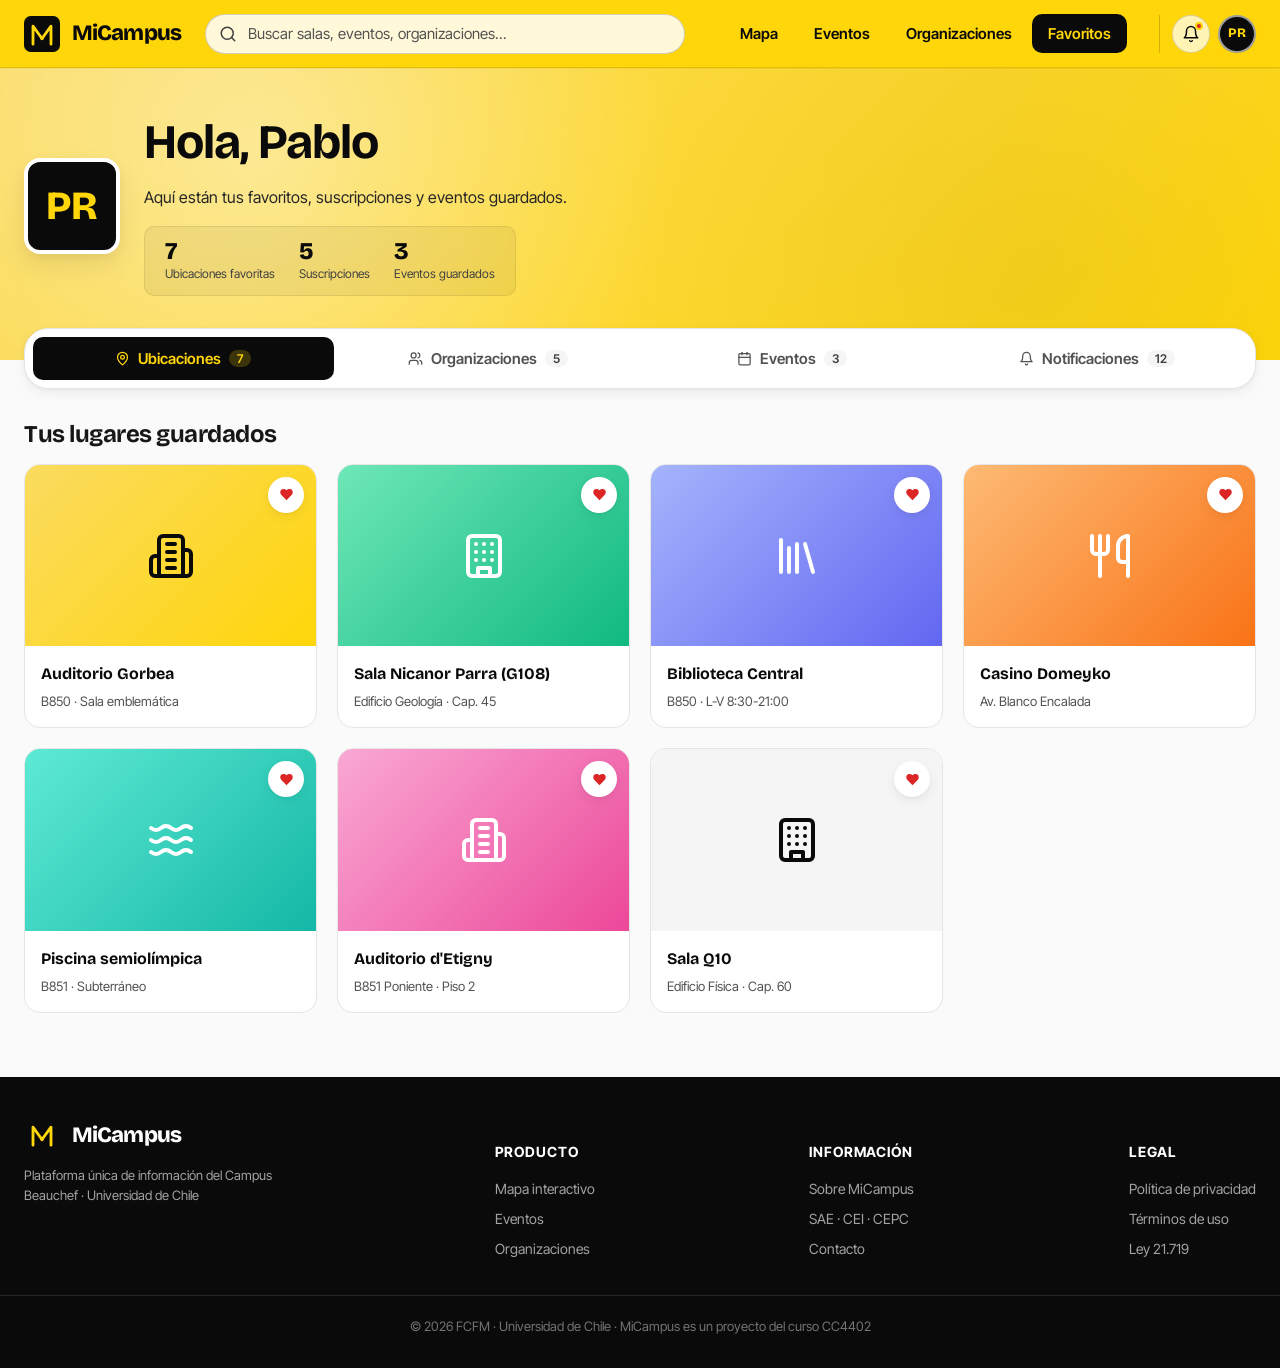
<file: micampus/mis-favoritos.html>
<!DOCTYPE html>
<html lang="es">
<head>
<meta charset="UTF-8">
<meta name="viewport" content="width=device-width, initial-scale=1.0">
<title>Mis favoritos · MiCampus</title>
<link rel="stylesheet" href="styles.css">
<style>
  body { background: var(--ink-50); }

  /* === Hero personalizado === */
  .profile-hero {
    background: linear-gradient(135deg, var(--yellow-300), var(--yellow-500));
    padding: var(--space-12) 0 var(--space-16);
    position: relative;
    overflow: hidden;
  }
  .profile-hero::before {
    content: '';
    position: absolute;
    inset: 0;
    background:
      radial-gradient(circle at 20% 30%, rgba(255, 255, 255, 0.4), transparent 40%),
      radial-gradient(circle at 80% 70%, rgba(0, 0, 0, 0.05), transparent 40%);
  }
  .profile-hero .container { position: relative; }
  .profile-hero-grid {
    display: grid;
    grid-template-columns: auto 1fr;
    gap: var(--space-6);
    align-items: center;
  }
  .profile-avatar-big {
    width: 96px; height: 96px;
    border-radius: var(--radius-lg);
    background: var(--ink-950);
    color: var(--yellow-500);
    display: grid;
    place-items: center;
    font-family: var(--font-display);
    font-weight: 800;
    font-size: 2.5rem;
    border: 4px solid white;
    box-shadow: var(--shadow-lg);
  }
  .profile-hero h1 {
    font-size: clamp(2rem, 4vw, 3rem);
    margin-bottom: var(--space-2);
    color: var(--ink-950);
  }
  .profile-hero p {
    color: var(--ink-800);
    font-size: 1rem;
    margin-bottom: var(--space-4);
  }
  .profile-hero-stats {
    display: flex;
    gap: var(--space-6);
    background: rgba(10, 10, 10, 0.05);
    padding: var(--space-3) var(--space-5);
    border-radius: var(--radius);
    backdrop-filter: blur(8px);
    border: 1px solid rgba(10, 10, 10, 0.08);
    width: fit-content;
  }
  .profile-stat .num {
    font-family: var(--font-display);
    font-size: 1.5rem;
    font-weight: 800;
    color: var(--ink-950);
    letter-spacing: -0.02em;
    line-height: 1;
  }
  .profile-stat .label {
    font-size: 0.75rem;
    color: var(--ink-700);
    margin-top: 2px;
  }

  /* === Tabs === */
  .tabs-bar {
    background: var(--white);
    border-radius: var(--radius-xl);
    padding: var(--space-2);
    display: flex;
    gap: var(--space-1);
    margin-top: -32px;
    margin-bottom: var(--space-8);
    box-shadow: var(--shadow);
    border: 1px solid var(--ink-200);
    position: relative;
    z-index: 5;
  }
  .tab-btn {
    flex: 1;
    padding: var(--space-3) var(--space-4);
    border: none;
    background: transparent;
    border-radius: var(--radius);
    font-size: 0.9375rem;
    font-weight: 600;
    color: var(--ink-600);
    cursor: pointer;
    display: flex;
    align-items: center;
    justify-content: center;
    gap: var(--space-2);
    transition: all 0.2s;
  }
  .tab-btn:hover { color: var(--ink-900); background: var(--ink-50); }
  .tab-btn.active {
    background: var(--ink-950);
    color: var(--yellow-500);
  }
  .tab-btn .badge {
    background: rgba(255, 214, 10, 0.2);
    color: inherit;
    padding: 1px var(--space-2);
    border-radius: var(--radius-pill);
    font-size: 0.75rem;
  }
  .tab-btn:not(.active) .badge { background: var(--ink-100); color: var(--ink-700); }

  .tab-section { display: none; }
  .tab-section.active { display: block; animation: fadeIn 0.3s ease; }

  /* === Empty state === */
  .empty {
    text-align: center;
    padding: var(--space-16) var(--space-6);
    background: var(--white);
    border-radius: var(--radius-lg);
    border: 1px dashed var(--ink-300);
  }
  .empty-emoji { font-size: 3rem; margin-bottom: var(--space-3); }
  .empty h3 { font-size: 1.25rem; margin-bottom: var(--space-2); }
  .empty p { color: var(--ink-600); margin-bottom: var(--space-4); max-width: 40ch; margin-left: auto; margin-right: auto; }

  /* === Subscription card === */
  .sub-card {
    background: var(--white);
    border: 1px solid var(--ink-200);
    border-radius: var(--radius-lg);
    padding: var(--space-5);
    display: flex;
    align-items: center;
    gap: var(--space-4);
    transition: border-color 0.15s, transform 0.15s;
  }
  .sub-card:hover { border-color: var(--ink-400); }

  .sub-logo {
    width: 56px; height: 56px;
    border-radius: var(--radius);
    display: grid; place-items: center;
    font-family: var(--font-display);
    font-weight: 700;
    font-size: 1.25rem;
    flex-shrink: 0;
  }
  .sub-info { flex: 1; min-width: 0; }
  .sub-name { font-family: var(--font-display); font-weight: 700; font-size: 1.0625rem; color: var(--ink-950); margin-bottom: 2px; }
  .sub-meta { font-size: 0.8125rem; color: var(--ink-600); }
  .sub-actions { display: flex; gap: var(--space-2); }

  /* === Saved location card === */
  .fav-loc-card {
    background: var(--white);
    border: 1px solid var(--ink-200);
    border-radius: var(--radius-lg);
    overflow: hidden;
    cursor: pointer;
    transition: transform 0.2s, box-shadow 0.2s;
  }
  .fav-loc-card:hover { transform: translateY(-2px); box-shadow: var(--shadow-lg); }

  .fav-loc-image {
    aspect-ratio: 16 / 10;
    background: linear-gradient(135deg, var(--yellow-300), var(--yellow-500));
    display: grid;
    place-items: center;
    color: var(--ink-950);
    position: relative;
  }
  .fav-loc-image [data-icon] svg { width: 48px; height: 48px; }
  .fav-loc-heart {
    position: absolute;
    top: var(--space-3);
    right: var(--space-3);
    width: 36px; height: 36px;
    background: var(--white);
    border-radius: 50%;
    display: grid;
    place-items: center;
    color: var(--danger);
    box-shadow: var(--shadow);
    cursor: pointer;
  }
  .fav-loc-body { padding: var(--space-4); }
  .fav-loc-title { font-family: var(--font-display); font-weight: 700; font-size: 1rem; color: var(--ink-950); margin-bottom: 4px; }
  .fav-loc-meta { font-size: 0.8125rem; color: var(--ink-600); }

  /* === Event saved === */
  .saved-event {
    background: var(--white);
    border: 1px solid var(--ink-200);
    border-radius: var(--radius-lg);
    padding: var(--space-4);
    display: grid;
    grid-template-columns: 80px 1fr auto;
    gap: var(--space-4);
    align-items: center;
    cursor: pointer;
    transition: border-color 0.15s, transform 0.15s;
    margin-bottom: var(--space-3);
  }
  .saved-event:hover { border-color: var(--ink-950); transform: translateX(4px); }

  .saved-event-date {
    background: var(--yellow-100);
    border-radius: var(--radius);
    text-align: center;
    padding: var(--space-3);
    border: 1px solid var(--yellow-200);
  }
  .saved-event-date .day {
    font-family: var(--font-display);
    font-size: 1.5rem;
    font-weight: 800;
    color: var(--yellow-800);
    line-height: 1;
  }
  .saved-event-date .month {
    font-size: 0.6875rem;
    text-transform: uppercase;
    letter-spacing: 0.06em;
    color: var(--yellow-700);
    font-weight: 700;
    margin-top: 4px;
  }

  /* Notificaciones header */
  .notif-banner {
    background: var(--ink-950);
    color: white;
    border-radius: var(--radius-lg);
    padding: var(--space-5);
    margin-bottom: var(--space-6);
    display: flex;
    align-items: center;
    gap: var(--space-4);
  }
  .notif-icon {
    width: 48px; height: 48px;
    background: var(--yellow-500);
    color: var(--ink-950);
    border-radius: var(--radius);
    display: grid;
    place-items: center;
    flex-shrink: 0;
  }
  .notif-banner h3 { color: white; font-size: 1.0625rem; margin-bottom: 4px; }
  .notif-banner p { color: var(--ink-400); font-size: 0.875rem; margin: 0; }

  @media (max-width: 700px) {
    .profile-hero-grid { grid-template-columns: 1fr; text-align: center; }
    .profile-avatar-big { margin: 0 auto; }
    .profile-hero-stats { margin: 0 auto; }
    .tabs-bar { flex-direction: column; }
  }
</style>
</head>
<body>

<div id="navbar-slot" data-page="favoritos"></div>

<!-- HERO -->
<section class="profile-hero">
  <div class="container">
    <div class="profile-hero-grid">
      <div class="profile-avatar-big">PR</div>
      <div>
        <h1>Hola, Pablo</h1>
        <p>Aquí están tus favoritos, suscripciones y eventos guardados.</p>
        <div class="profile-hero-stats">
          <div class="profile-stat">
            <div class="num">7</div>
            <div class="label">Ubicaciones favoritas</div>
          </div>
          <div class="profile-stat">
            <div class="num">5</div>
            <div class="label">Suscripciones</div>
          </div>
          <div class="profile-stat">
            <div class="num">3</div>
            <div class="label">Eventos guardados</div>
          </div>
        </div>
      </div>
    </div>
  </div>
</section>

<div class="container">

  <!-- TABS -->
  <div class="tabs-bar">
    <button class="tab-btn active" data-tab="ubicaciones">
      <span data-icon="pin"></span> Ubicaciones <span class="badge">7</span>
    </button>
    <button class="tab-btn" data-tab="suscripciones">
      <span data-icon="users"></span> Organizaciones <span class="badge">5</span>
    </button>
    <button class="tab-btn" data-tab="eventos">
      <span data-icon="calendar"></span> Eventos <span class="badge">3</span>
    </button>
    <button class="tab-btn" data-tab="notificaciones">
      <span data-icon="bell"></span> Notificaciones <span class="badge">12</span>
    </button>
  </div>

  <!-- TAB: UBICACIONES -->
  <section class="tab-section active" id="tab-ubicaciones">
    <h2 style="font-size: 1.5rem; margin-bottom: var(--space-4)">Tus lugares guardados</h2>
    <div class="grid grid-cards stagger">

      <div class="fav-loc-card" onclick="location.href='mapa.html'">
        <div class="fav-loc-image" style="color: var(--ink-950);">
          <span data-icon="building2" style="font-size: 48px"></span>
          <div class="fav-loc-heart" onclick="event.stopPropagation(); showToast('Quitado de favoritos', 'heart')">
            <svg class="icon" viewBox="0 0 24 24" fill="currentColor"><path d="M19 14c1.49-1.46 3-3.21 3-5.5A5.5 5.5 0 0 0 16.5 3c-1.76 0-3 .5-4.5 2-1.5-1.5-2.74-2-4.5-2A5.5 5.5 0 0 0 2 8.5c0 2.29 1.51 4.04 3 5.5l7 7Z"/></svg>
          </div>
        </div>
        <div class="fav-loc-body">
          <div class="fav-loc-title">Auditorio Gorbea</div>
          <div class="fav-loc-meta">B850 · Sala emblemática</div>
        </div>
      </div>

      <div class="fav-loc-card" onclick="location.href='mapa.html'">
        <div class="fav-loc-image" style="background: linear-gradient(135deg, #6EE7B7, #10B981); color: white;">
          <span data-icon="building" style="font-size: 48px"></span>
          <div class="fav-loc-heart" onclick="event.stopPropagation(); showToast('Quitado de favoritos', 'heart')">
            <svg class="icon" viewBox="0 0 24 24" fill="currentColor"><path d="M19 14c1.49-1.46 3-3.21 3-5.5A5.5 5.5 0 0 0 16.5 3c-1.76 0-3 .5-4.5 2-1.5-1.5-2.74-2-4.5-2A5.5 5.5 0 0 0 2 8.5c0 2.29 1.51 4.04 3 5.5l7 7Z"/></svg>
          </div>
        </div>
        <div class="fav-loc-body">
          <div class="fav-loc-title">Sala Nicanor Parra (G108)</div>
          <div class="fav-loc-meta">Edificio Geología · Cap. 45</div>
        </div>
      </div>

      <div class="fav-loc-card" onclick="location.href='mapa.html'">
        <div class="fav-loc-image" style="background: linear-gradient(135deg, #A5B4FC, #6366F1); color: white;">
          <span data-icon="library" style="font-size: 48px"></span>
          <div class="fav-loc-heart" onclick="event.stopPropagation(); showToast('Quitado de favoritos', 'heart')">
            <svg class="icon" viewBox="0 0 24 24" fill="currentColor"><path d="M19 14c1.49-1.46 3-3.21 3-5.5A5.5 5.5 0 0 0 16.5 3c-1.76 0-3 .5-4.5 2-1.5-1.5-2.74-2-4.5-2A5.5 5.5 0 0 0 2 8.5c0 2.29 1.51 4.04 3 5.5l7 7Z"/></svg>
          </div>
        </div>
        <div class="fav-loc-body">
          <div class="fav-loc-title">Biblioteca Central</div>
          <div class="fav-loc-meta">B850 · L-V 8:30-21:00</div>
        </div>
      </div>

      <div class="fav-loc-card" onclick="location.href='mapa.html'">
        <div class="fav-loc-image" style="background: linear-gradient(135deg, #FDBA74, #F97316); color: white;">
          <span data-icon="utensils" style="font-size: 48px"></span>
          <div class="fav-loc-heart" onclick="event.stopPropagation(); showToast('Quitado de favoritos', 'heart')">
            <svg class="icon" viewBox="0 0 24 24" fill="currentColor"><path d="M19 14c1.49-1.46 3-3.21 3-5.5A5.5 5.5 0 0 0 16.5 3c-1.76 0-3 .5-4.5 2-1.5-1.5-2.74-2-4.5-2A5.5 5.5 0 0 0 2 8.5c0 2.29 1.51 4.04 3 5.5l7 7Z"/></svg>
          </div>
        </div>
        <div class="fav-loc-body">
          <div class="fav-loc-title">Casino Domeyko</div>
          <div class="fav-loc-meta">Av. Blanco Encalada</div>
        </div>
      </div>

      <div class="fav-loc-card" onclick="location.href='mapa.html'">
        <div class="fav-loc-image" style="background: linear-gradient(135deg, #5EEAD4, #14B8A6); color: white;">
          <span data-icon="waves" style="font-size: 48px"></span>
          <div class="fav-loc-heart" onclick="event.stopPropagation(); showToast('Quitado de favoritos', 'heart')">
            <svg class="icon" viewBox="0 0 24 24" fill="currentColor"><path d="M19 14c1.49-1.46 3-3.21 3-5.5A5.5 5.5 0 0 0 16.5 3c-1.76 0-3 .5-4.5 2-1.5-1.5-2.74-2-4.5-2A5.5 5.5 0 0 0 2 8.5c0 2.29 1.51 4.04 3 5.5l7 7Z"/></svg>
          </div>
        </div>
        <div class="fav-loc-body">
          <div class="fav-loc-title">Piscina semiolímpica</div>
          <div class="fav-loc-meta">B851 · Subterráneo</div>
        </div>
      </div>

      <div class="fav-loc-card" onclick="location.href='mapa.html'">
        <div class="fav-loc-image" style="background: linear-gradient(135deg, #F9A8D4, #EC4899); color: white;">
          <span data-icon="building2" style="font-size: 48px"></span>
          <div class="fav-loc-heart" onclick="event.stopPropagation(); showToast('Quitado de favoritos', 'heart')">
            <svg class="icon" viewBox="0 0 24 24" fill="currentColor"><path d="M19 14c1.49-1.46 3-3.21 3-5.5A5.5 5.5 0 0 0 16.5 3c-1.76 0-3 .5-4.5 2-1.5-1.5-2.74-2-4.5-2A5.5 5.5 0 0 0 2 8.5c0 2.29 1.51 4.04 3 5.5l7 7Z"/></svg>
          </div>
        </div>
        <div class="fav-loc-body">
          <div class="fav-loc-title">Auditorio d'Etigny</div>
          <div class="fav-loc-meta">B851 Poniente · Piso 2</div>
        </div>
      </div>

      <div class="fav-loc-card" onclick="location.href='mapa.html'">
        <div class="fav-loc-image" style="background: var(--ink-100);">
          <span data-icon="building"></span>
          <div class="fav-loc-heart" onclick="event.stopPropagation(); showToast('Quitado de favoritos', 'heart')">
            <svg class="icon" viewBox="0 0 24 24" fill="currentColor"><path d="M19 14c1.49-1.46 3-3.21 3-5.5A5.5 5.5 0 0 0 16.5 3c-1.76 0-3 .5-4.5 2-1.5-1.5-2.74-2-4.5-2A5.5 5.5 0 0 0 2 8.5c0 2.29 1.51 4.04 3 5.5l7 7Z"/></svg>
          </div>
        </div>
        <div class="fav-loc-body">
          <div class="fav-loc-title">Sala Q10</div>
          <div class="fav-loc-meta">Edificio Física · Cap. 60</div>
        </div>
      </div>
    </div>
  </section>

  <!-- TAB: SUSCRIPCIONES -->
  <section class="tab-section" id="tab-suscripciones">
    <div style="display: flex; align-items: baseline; justify-content: space-between; margin-bottom: var(--space-4);">
      <h2 style="font-size: 1.5rem; margin: 0">Organizaciones que sigues</h2>
      <a href="organizaciones.html" class="btn btn-outline btn-sm">+ Buscar más</a>
    </div>

    <div class="stagger" style="display: flex; flex-direction: column; gap: var(--space-3);">

      <div class="sub-card">
        <div class="sub-logo" style="background: var(--yellow-500); color: var(--ink-950);">CC</div>
        <div class="sub-info">
          <div class="sub-name">CADCC</div>
          <div class="sub-meta">Centro de Estudiantes · 412 miembros · 3 eventos próximos</div>
        </div>
        <div class="sub-actions">
          <button class="btn btn-ghost btn-sm" onclick="showToast('Notificaciones desactivadas')"><span data-icon="bell"></span></button>
          <a href="organizacion-perfil.html" class="btn btn-outline btn-sm">Ver</a>
        </div>
      </div>

      <div class="sub-card">
        <div class="sub-logo" style="background: #EC4899; color: white;">GM</div>
        <div class="sub-info">
          <div class="sub-name">GMI</div>
          <div class="sub-meta">Cultural · 91 miembros · 2 eventos próximos</div>
        </div>
        <div class="sub-actions">
          <button class="btn btn-ghost btn-sm"><span data-icon="bell"></span></button>
          <a href="organizacion-perfil.html" class="btn btn-outline btn-sm">Ver</a>
        </div>
      </div>

      <div class="sub-card">
        <div class="sub-logo" style="background: #10B981; color: white;">EB</div>
        <div class="sub-info">
          <div class="sub-name">Escalada Beauchef</div>
          <div class="sub-meta">Deportivo · 67 miembros · 1 evento próximo</div>
        </div>
        <div class="sub-actions">
          <button class="btn btn-ghost btn-sm"><span data-icon="bell"></span></button>
          <a href="organizacion-perfil.html" class="btn btn-outline btn-sm">Ver</a>
        </div>
      </div>

      <div class="sub-card">
        <div class="sub-logo" style="background: #14B8A6; color: white;">SB</div>
        <div class="sub-info">
          <div class="sub-name">Sustenta Beauchef</div>
          <div class="sub-meta">Sustentabilidad · 45 miembros · 1 evento próximo</div>
        </div>
        <div class="sub-actions">
          <button class="btn btn-ghost btn-sm"><span data-icon="bell"></span></button>
          <a href="organizacion-perfil.html" class="btn btn-outline btn-sm">Ver</a>
        </div>
      </div>

      <div class="sub-card">
        <div class="sub-logo" style="background: var(--yellow-500); color: var(--ink-950);">CE</div>
        <div class="sub-info">
          <div class="sub-name">CEI</div>
          <div class="sub-meta">Centro de Estudiantes · 5.021 miembros · Sin eventos próximos</div>
        </div>
        <div class="sub-actions">
          <button class="btn btn-ghost btn-sm"><span data-icon="bell"></span></button>
          <a href="organizacion-perfil.html" class="btn btn-outline btn-sm">Ver</a>
        </div>
      </div>

    </div>
  </section>

  <!-- TAB: EVENTOS -->
  <section class="tab-section" id="tab-eventos">
    <h2 style="font-size: 1.5rem; margin-bottom: var(--space-4)">Eventos a los que vas</h2>

    <div class="saved-event" onclick="location.href='evento-detalle.html'">
      <div class="saved-event-date">
        <div class="day">29</div>
        <div class="month">Abr</div>
      </div>
      <div>
        <div style="font-family: var(--font-display); font-weight: 700; font-size: 1rem; margin-bottom: 4px;">Tocata de Bienvenida Mechones 2026</div>
        <div style="font-size: 0.8125rem; color: var(--ink-600);">20:00 · Patio B851 · GMI · 234 interesados</div>
      </div>
      <span class="tag tag-cat-cultural">Cultural</span>
    </div>

    <div class="saved-event" onclick="location.href='evento-detalle.html'">
      <div class="saved-event-date">
        <div class="day">30</div>
        <div class="month">Abr</div>
      </div>
      <div>
        <div style="font-family: var(--font-display); font-weight: 700; font-size: 1rem; margin-bottom: 4px;">Charla: Carrera en Industria del Software</div>
        <div style="font-size: 0.8125rem; color: var(--ink-600);">18:30 · Aud. Gorbea · CADCC · 89 interesados</div>
      </div>
      <span class="tag tag-cat-academic">Académico</span>
    </div>

    <div class="saved-event" onclick="location.href='evento-detalle.html'">
      <div class="saved-event-date">
        <div class="day">08</div>
        <div class="month">May</div>
      </div>
      <div>
        <div style="font-family: var(--font-display); font-weight: 700; font-size: 1rem; margin-bottom: 4px;">Feria Empresarial DCC 2026</div>
        <div style="font-size: 0.8125rem; color: var(--ink-600);">10:00 · Hall B851 · CADCC · 412 interesados</div>
      </div>
      <span class="tag tag-cat-academic">Académico</span>
    </div>
  </section>

  <!-- TAB: NOTIFICACIONES -->
  <section class="tab-section" id="tab-notificaciones">

    <div class="notif-banner">
      <div class="notif-icon">
        <svg class="icon icon-lg" viewBox="0 0 24 24" fill="none" stroke="currentColor" stroke-width="2"><path d="M18 8a6 6 0 0 0-12 0c0 7-3 9-3 9h18s-3-2-3-9M13.73 21a2 2 0 0 1-3.46 0"/></svg>
      </div>
      <div style="flex: 1;">
        <h3>Tienes 3 notificaciones nuevas</h3>
        <p>Eventos próximos y novedades de las organizaciones que sigues</p>
      </div>
      <button class="btn" style="background: rgba(255,255,255,0.1); color: white;" onclick="showToast('Marcadas como leídas')">Marcar todas leídas</button>
    </div>

    <div style="display: flex; flex-direction: column; gap: var(--space-2)">
      <!-- Nuevas -->
      <div style="padding: var(--space-4); background: var(--white); border: 2px solid var(--yellow-500); border-radius: var(--radius); display: flex; gap: var(--space-3); align-items: flex-start;">
        <div style="width: 40px; height: 40px; background: var(--yellow-100); border-radius: var(--radius); display: grid; place-items: center; flex-shrink: 0; color: var(--cat-cultural);" data-icon="music"></div>
        <div style="flex: 1;">
          <div style="font-weight: 600; margin-bottom: 4px;">GMI tiene un evento <strong>en 2 horas</strong>: Tocata de Bienvenida</div>
          <div style="font-size: 0.8125rem; color: var(--ink-600);">Recordatorio · Hace 30 min</div>
        </div>
        <span style="width: 8px; height: 8px; background: var(--yellow-500); border-radius: 50%; margin-top: var(--space-2);"></span>
      </div>

      <div style="padding: var(--space-4); background: var(--white); border: 2px solid var(--yellow-500); border-radius: var(--radius); display: flex; gap: var(--space-3); align-items: flex-start;">
        <div style="width: 40px; height: 40px; background: #EEF2FF; border-radius: var(--radius); display: grid; place-items: center; flex-shrink: 0; color: var(--cat-academic);" data-icon="graduation"></div>
        <div style="flex: 1;">
          <div style="font-weight: 600; margin-bottom: 4px;">CADCC publicó un nuevo evento: <strong>Feria Empresarial DCC 2026</strong></div>
          <div style="font-size: 0.8125rem; color: var(--ink-600);">CADCC · Hace 2 horas</div>
        </div>
        <span style="width: 8px; height: 8px; background: var(--yellow-500); border-radius: 50%; margin-top: var(--space-2);"></span>
      </div>

      <div style="padding: var(--space-4); background: var(--white); border: 2px solid var(--yellow-500); border-radius: var(--radius); display: flex; gap: var(--space-3); align-items: flex-start;">
        <div style="width: 40px; height: 40px; background: #D1FAE5; border-radius: var(--radius); display: grid; place-items: center; flex-shrink: 0; color: var(--cat-deportivo);" data-icon="trophy"></div>
        <div style="flex: 1;">
          <div style="font-weight: 600; margin-bottom: 4px;">Escalada Beauchef cambió la ubicación de la <strong>Salida al Cajón del Maipo</strong></div>
          <div style="font-size: 0.8125rem; color: var(--ink-600);">Encuentro ahora en Acceso B850 · Hace 5 horas</div>
        </div>
        <span style="width: 8px; height: 8px; background: var(--yellow-500); border-radius: 50%; margin-top: var(--space-2);"></span>
      </div>

      <!-- Leídas -->
      <div style="padding: var(--space-4); background: var(--white); border: 1px solid var(--ink-200); border-radius: var(--radius); display: flex; gap: var(--space-3); align-items: flex-start; opacity: 0.65;">
        <div style="width: 40px; height: 40px; background: #FCE7F3; border-radius: var(--radius); display: grid; place-items: center; flex-shrink: 0; color: var(--cat-cultural);" data-icon="music"></div>
        <div style="flex: 1;">
          <div style="margin-bottom: 4px;">Macumba Batucada subió fotos del último ensayo</div>
          <div style="font-size: 0.8125rem; color: var(--ink-600);">Macumba · Ayer</div>
        </div>
      </div>

      <div style="padding: var(--space-4); background: var(--white); border: 1px solid var(--ink-200); border-radius: var(--radius); display: flex; gap: var(--space-3); align-items: flex-start; opacity: 0.65;">
        <div style="width: 40px; height: 40px; background: #CCFBF1; border-radius: var(--radius); display: grid; place-items: center; flex-shrink: 0; color: var(--cat-sustent);" data-icon="leaf"></div>
        <div style="flex: 1;">
          <div style="margin-bottom: 4px;">Sustenta Beauchef te invitó al evento <strong>Limpieza del Campus + Choripán</strong></div>
          <div style="font-size: 0.8125rem; color: var(--ink-600);">Sustenta · Hace 2 días</div>
        </div>
      </div>

      <div style="padding: var(--space-4); background: var(--white); border: 1px solid var(--ink-200); border-radius: var(--radius); display: flex; gap: var(--space-3); align-items: flex-start; opacity: 0.65;">
        <div style="width: 40px; height: 40px; background: var(--yellow-100); border-radius: var(--radius); display: grid; place-items: center; flex-shrink: 0; color: var(--yellow-800);" data-icon="settings"></div>
        <div style="flex: 1;">
          <div style="margin-bottom: 4px;">El SAE actualizó la ubicación de <strong>Sala G108</strong> en el mapa</div>
          <div style="font-size: 0.8125rem; color: var(--ink-600);">Admin SAE · Hace 4 días</div>
        </div>
      </div>
    </div>
  </section>

</div>

<div id="footer-slot"></div>

<script src="data.js"></script>
<script>
  // Tab switching
  document.querySelectorAll('.tab-btn').forEach(btn => {
    btn.addEventListener('click', e => {
      const tab = btn.dataset.tab;
      document.querySelectorAll('.tab-btn').forEach(b => b.classList.remove('active'));
      document.querySelectorAll('.tab-section').forEach(s => s.classList.remove('active'));
      btn.classList.add('active');
      document.getElementById('tab-' + tab).classList.add('active');
    });
  });
</script>

</body>
</html>
</file>
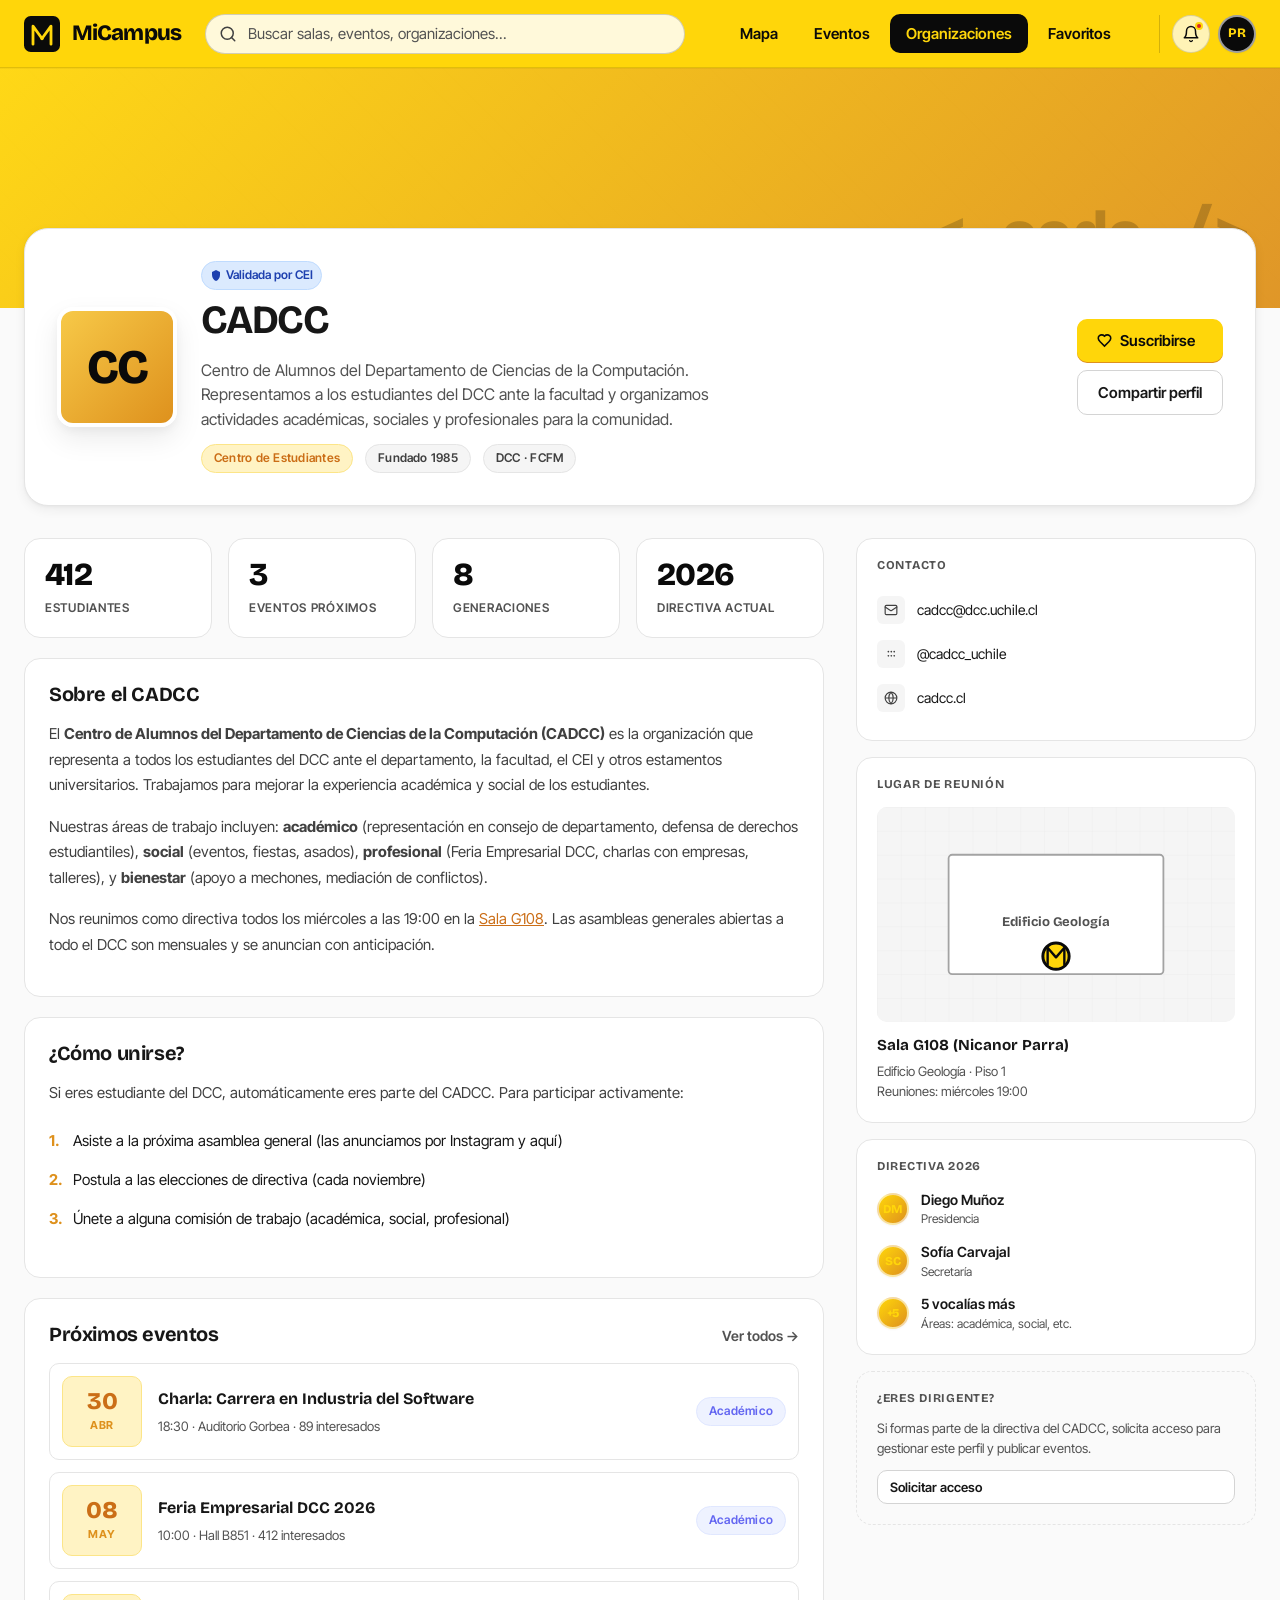
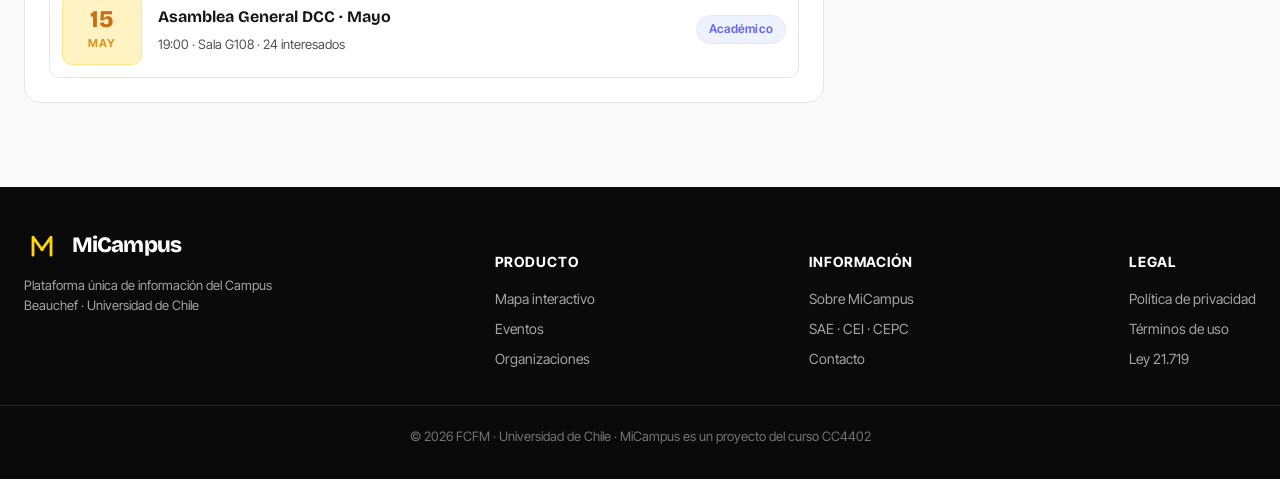
<file: micampus/organizacion-perfil.html>
<!DOCTYPE html>
<html lang="es">
<head>
<meta charset="UTF-8">
<meta name="viewport" content="width=device-width, initial-scale=1.0">
<title>CADCC · MiCampus</title>
<link rel="stylesheet" href="styles.css">
<style>
  body { background: var(--ink-50); }

  /* === Banner === */
  .org-banner {
    height: 240px;
    background:
      linear-gradient(135deg, rgba(255, 214, 10, 0.95), rgba(222, 145, 29, 0.95)),
      repeating-linear-gradient(45deg, transparent 0 20px, rgba(0,0,0,0.05) 20px 21px);
    position: relative;
    overflow: hidden;
  }
  .org-banner::after {
    content: '< code />';
    position: absolute;
    bottom: var(--space-6);
    right: var(--space-8);
    font-family: var(--font-mono);
    font-size: 4rem;
    font-weight: 800;
    color: rgba(10, 10, 10, 0.2);
    letter-spacing: -0.04em;
  }

  .org-header {
    margin-top: -80px;
    padding: 0 var(--space-6);
    position: relative;
    z-index: 2;
  }
  .org-header-inner {
    max-width: var(--container-max);
    margin: 0 auto;
    background: var(--white);
    border-radius: var(--radius-xl);
    padding: var(--space-8);
    border: 1px solid var(--ink-200);
    box-shadow: var(--shadow);
    display: grid;
    grid-template-columns: auto 1fr auto;
    gap: var(--space-6);
    align-items: center;
  }

  .org-big-logo {
    width: 120px; height: 120px;
    background: linear-gradient(135deg, var(--yellow-400), var(--yellow-700));
    color: var(--ink-950);
    border-radius: var(--radius-lg);
    display: grid;
    place-items: center;
    font-family: var(--font-display);
    font-weight: 800;
    font-size: 3rem;
    letter-spacing: -0.04em;
    box-shadow: var(--shadow-lg);
    border: 4px solid white;
  }

  .org-header-info { min-width: 0; }
  .org-header-info h1 {
    font-size: 2.5rem;
    margin-bottom: var(--space-2);
    letter-spacing: -0.03em;
  }
  .org-header-info .desc {
    color: var(--ink-600);
    font-size: 1rem;
    max-width: 60ch;
    margin-bottom: var(--space-3);
  }
  .org-header-meta { display: flex; gap: var(--space-3); flex-wrap: wrap; }

  .org-header-actions { display: flex; flex-direction: column; gap: var(--space-2); }

  /* === Layout === */
  .org-layout {
    max-width: var(--container-max);
    margin: var(--space-8) auto;
    padding: 0 var(--space-6);
    display: grid;
    grid-template-columns: 2fr 1fr;
    gap: var(--space-8);
  }

  .org-section {
    background: var(--white);
    border: 1px solid var(--ink-200);
    border-radius: var(--radius-lg);
    padding: var(--space-6);
    margin-bottom: var(--space-5);
  }
  .org-section h2 { font-size: 1.25rem; margin-bottom: var(--space-4); }
  .org-section h3 { font-size: 1rem; margin-bottom: var(--space-3); }
  .org-section p { color: var(--ink-700); line-height: 1.7; }

  /* === Stats === */
  .stats-row {
    display: grid;
    grid-template-columns: repeat(4, 1fr);
    gap: var(--space-4);
    margin-bottom: var(--space-5);
  }
  .stat-box {
    background: var(--white);
    border: 1px solid var(--ink-200);
    border-radius: var(--radius-lg);
    padding: var(--space-5);
    text-align: left;
  }
  .stat-box .num {
    font-family: var(--font-display);
    font-size: 2rem;
    font-weight: 800;
    letter-spacing: -0.02em;
    color: var(--ink-950);
    display: block;
    line-height: 1;
  }
  .stat-box .label {
    font-size: 0.75rem;
    text-transform: uppercase;
    letter-spacing: 0.06em;
    color: var(--ink-600);
    font-weight: 600;
    margin-top: var(--space-2);
  }

  /* === Eventos === */
  .upcoming-list { display: flex; flex-direction: column; gap: var(--space-3); }
  .upcoming-card {
    display: grid;
    grid-template-columns: 80px 1fr auto;
    gap: var(--space-4);
    padding: var(--space-3);
    border: 1px solid var(--ink-200);
    border-radius: var(--radius);
    cursor: pointer;
    transition: border-color 0.15s;
    align-items: center;
  }
  .upcoming-card:hover { border-color: var(--ink-950); }
  .upcoming-date {
    background: var(--yellow-100);
    border-radius: var(--radius);
    text-align: center;
    padding: var(--space-3);
    border: 1px solid var(--yellow-200);
  }
  .upcoming-date .day {
    font-family: var(--font-display);
    font-weight: 800;
    font-size: 1.5rem;
    color: var(--yellow-800);
    line-height: 1;
  }
  .upcoming-date .month {
    font-size: 0.6875rem;
    text-transform: uppercase;
    color: var(--yellow-700);
    letter-spacing: 0.08em;
    font-weight: 700;
    margin-top: 4px;
  }
  .upcoming-info-title { font-family: var(--font-display); font-weight: 700; font-size: 1rem; margin-bottom: 4px; }
  .upcoming-info-meta { font-size: 0.8125rem; color: var(--ink-600); }

  /* === Sidebar === */
  .sidebar-card {
    background: var(--white);
    border: 1px solid var(--ink-200);
    border-radius: var(--radius-lg);
    padding: var(--space-5);
    margin-bottom: var(--space-4);
  }
  .sidebar-card h4 {
    font-size: 0.75rem;
    text-transform: uppercase;
    letter-spacing: 0.06em;
    color: var(--ink-600);
    margin-bottom: var(--space-4);
  }

  .contact-row { display: flex; align-items: center; gap: var(--space-3); padding: var(--space-2) 0; font-size: 0.875rem; }
  .contact-row:hover { color: var(--ink-950); }
  .contact-icon {
    width: 28px; height: 28px;
    background: var(--ink-100);
    border-radius: var(--radius-sm);
    display: grid; place-items: center;
    color: var(--ink-700);
    flex-shrink: 0;
  }

  .verified-badge {
    display: inline-flex;
    align-items: center;
    gap: 4px;
    padding: 4px var(--space-2);
    background: #DBEAFE;
    color: #1E40AF;
    border-radius: var(--radius-pill);
    font-size: 0.75rem;
    font-weight: 600;
    border: 1px solid #BFDBFE;
  }

  /* === Mini map en perfil === */
  .org-map {
    aspect-ratio: 5 / 3;
    background: var(--ink-100);
    border-radius: var(--radius);
    overflow: hidden;
    margin-bottom: var(--space-3);
    cursor: pointer;
  }

  @media (max-width: 880px) {
    .org-header-inner { grid-template-columns: 1fr; text-align: center; }
    .org-big-logo { margin: 0 auto; }
    .org-layout { grid-template-columns: 1fr; }
    .stats-row { grid-template-columns: repeat(2, 1fr); }
  }
</style>
</head>
<body>

<div id="navbar-slot" data-page="organizaciones"></div>

<!-- BANNER -->
<div class="org-banner"></div>

<!-- HEADER -->
<header class="org-header">
  <div class="org-header-inner">
    <div class="org-big-logo">CC</div>
    <div class="org-header-info">
      <div style="margin-bottom: var(--space-2);">
        <span class="verified-badge">
          <svg class="icon" viewBox="0 0 24 24" fill="currentColor"><path d="M12 2 4 6v6c0 5.5 3.8 10.7 8 12 4.2-1.3 8-6.5 8-12V6l-8-4z"/></svg>
          Validada por CEI
        </span>
      </div>
      <h1>CADCC</h1>
      <p class="desc">Centro de Alumnos del Departamento de Ciencias de la Computación. Representamos a los estudiantes del DCC ante la facultad y organizamos actividades académicas, sociales y profesionales para la comunidad.</p>
      <div class="org-header-meta">
        <span class="tag tag-cat-ce">Centro de Estudiantes</span>
        <span class="tag">Fundado 1985</span>
        <span class="tag">DCC · FCFM</span>
      </div>
    </div>
    <div class="org-header-actions">
      <button class="btn btn-primary" onclick="this.innerHTML='<span data-icon=\'check\'></span> Suscrito'; showToast('Suscrito a eventos del CADCC')">
        <svg class="icon" viewBox="0 0 24 24" fill="none" stroke="currentColor" stroke-width="2.5"><path d="M19 14c1.49-1.46 3-3.21 3-5.5A5.5 5.5 0 0 0 16.5 3c-1.76 0-3 .5-4.5 2-1.5-1.5-2.74-2-4.5-2A5.5 5.5 0 0 0 2 8.5c0 2.29 1.51 4.04 3 5.5l7 7Z"/></svg>
        Suscribirse
      </button>
      <button class="btn btn-outline" onclick="navigator.clipboard?.writeText(location.href); showToast('Link copiado', 'link')">Compartir perfil</button>
    </div>
  </div>
</header>

<!-- LAYOUT -->
<div class="org-layout">

  <!-- ============ MAIN ============ -->
  <main>
    <!-- Stats -->
    <div class="stats-row">
      <div class="stat-box">
        <span class="num">412</span>
        <div class="label">Estudiantes</div>
      </div>
      <div class="stat-box">
        <span class="num">3</span>
        <div class="label">Eventos próximos</div>
      </div>
      <div class="stat-box">
        <span class="num">8</span>
        <div class="label">Generaciones</div>
      </div>
      <div class="stat-box">
        <span class="num">2026</span>
        <div class="label">Directiva actual</div>
      </div>
    </div>

    <!-- Sobre nosotros -->
    <section class="org-section">
      <h2>Sobre el CADCC</h2>
      <p style="margin-bottom: var(--space-4)">
        El <strong>Centro de Alumnos del Departamento de Ciencias de la Computación (CADCC)</strong> es la organización que representa a todos los estudiantes del DCC ante el departamento, la facultad, el CEI y otros estamentos universitarios. Trabajamos para mejorar la experiencia académica y social de los estudiantes.
      </p>
      <p style="margin-bottom: var(--space-4)">
        Nuestras áreas de trabajo incluyen: <strong>académico</strong> (representación en consejo de departamento, defensa de derechos estudiantiles), <strong>social</strong> (eventos, fiestas, asados), <strong>profesional</strong> (Feria Empresarial DCC, charlas con empresas, talleres), y <strong>bienestar</strong> (apoyo a mechones, mediación de conflictos).
      </p>
      <p>
        Nos reunimos como directiva todos los miércoles a las 19:00 en la <a href="mapa.html" style="color: var(--yellow-800); text-decoration: underline;">Sala G108</a>. Las asambleas generales abiertas a todo el DCC son mensuales y se anuncian con anticipación.
      </p>
    </section>

    <!-- Cómo unirse -->
    <section class="org-section">
      <h2>¿Cómo unirse?</h2>
      <p>
        Si eres estudiante del DCC, automáticamente eres parte del CADCC. Para participar activamente:
      </p>
      <ul style="margin-top: var(--space-3); padding-left: 0; list-style: none;">
        <li style="padding: var(--space-2) 0; padding-left: var(--space-6); position: relative;">
          <span style="position: absolute; left: 0; color: var(--yellow-700); font-weight: 700;">1.</span>
          Asiste a la próxima asamblea general (las anunciamos por Instagram y aquí)
        </li>
        <li style="padding: var(--space-2) 0; padding-left: var(--space-6); position: relative;">
          <span style="position: absolute; left: 0; color: var(--yellow-700); font-weight: 700;">2.</span>
          Postula a las elecciones de directiva (cada noviembre)
        </li>
        <li style="padding: var(--space-2) 0; padding-left: var(--space-6); position: relative;">
          <span style="position: absolute; left: 0; color: var(--yellow-700); font-weight: 700;">3.</span>
          Únete a alguna comisión de trabajo (académica, social, profesional)
        </li>
      </ul>
    </section>

    <!-- Eventos próximos -->
    <section class="org-section">
      <div style="display: flex; justify-content: space-between; align-items: baseline; margin-bottom: var(--space-4);">
        <h2 style="margin: 0">Próximos eventos</h2>
        <a href="eventos.html" style="font-size: 0.875rem; color: var(--ink-600); font-weight: 600;">Ver todos →</a>
      </div>
      <div class="upcoming-list">
        <div class="upcoming-card" onclick="location.href='evento-detalle.html'">
          <div class="upcoming-date">
            <div class="day">30</div>
            <div class="month">Abr</div>
          </div>
          <div>
            <div class="upcoming-info-title">Charla: Carrera en Industria del Software</div>
            <div class="upcoming-info-meta">18:30 · Auditorio Gorbea · 89 interesados</div>
          </div>
          <span class="tag tag-cat-academic">Académico</span>
        </div>
        <div class="upcoming-card" onclick="location.href='evento-detalle.html'">
          <div class="upcoming-date">
            <div class="day">08</div>
            <div class="month">May</div>
          </div>
          <div>
            <div class="upcoming-info-title">Feria Empresarial DCC 2026</div>
            <div class="upcoming-info-meta">10:00 · Hall B851 · 412 interesados</div>
          </div>
          <span class="tag tag-cat-academic">Académico</span>
        </div>
        <div class="upcoming-card" onclick="location.href='evento-detalle.html'">
          <div class="upcoming-date">
            <div class="day">15</div>
            <div class="month">May</div>
          </div>
          <div>
            <div class="upcoming-info-title">Asamblea General DCC · Mayo</div>
            <div class="upcoming-info-meta">19:00 · Sala G108 · 24 interesados</div>
          </div>
          <span class="tag tag-cat-academic">Académico</span>
        </div>
      </div>
    </section>
  </main>

  <!-- ============ SIDEBAR ============ -->
  <aside>
    <div class="sidebar-card">
      <h4>Contacto</h4>
      <a class="contact-row" href="#">
        <span class="contact-icon"><svg width="14" height="14" viewBox="0 0 24 24" fill="none" stroke="currentColor" stroke-width="2" stroke-linecap="round" stroke-linejoin="round"><rect width="20" height="16" x="2" y="4" rx="2"/><path d="m22 7-8.97 5.7a1.94 1.94 0 0 1-2.06 0L2 7"/></svg></span>
        <span>cadcc@dcc.uchile.cl</span>
      </a>
      <a class="contact-row" href="#">
        <span class="contact-icon">
          <svg class="icon" viewBox="0 0 24 24" fill="currentColor"><path d="M7.5 6.5C8.3 6.5 9 7.2 9 8s-.7 1.5-1.5 1.5S6 8.8 6 8s.7-1.5 1.5-1.5zm5 0c.8 0 1.5.7 1.5 1.5s-.7 1.5-1.5 1.5S11 8.8 11 8s.7-1.5 1.5-1.5zm5 0c.8 0 1.5.7 1.5 1.5s-.7 1.5-1.5 1.5-1.5-.7-1.5-1.5.7-1.5 1.5-1.5zM7.5 13.5c.8 0 1.5.7 1.5 1.5s-.7 1.5-1.5 1.5S6 15.8 6 15s.7-1.5 1.5-1.5zm5 0c.8 0 1.5.7 1.5 1.5s-.7 1.5-1.5 1.5-1.5-.7-1.5-1.5.7-1.5 1.5-1.5zm5 0c.8 0 1.5.7 1.5 1.5s-.7 1.5-1.5 1.5-1.5-.7-1.5-1.5.7-1.5 1.5-1.5z"/></svg>
        </span>
        <span>@cadcc_uchile</span>
      </a>
      <a class="contact-row" href="#">
        <span class="contact-icon">
          <svg class="icon" viewBox="0 0 24 24" fill="none" stroke="currentColor" stroke-width="2"><circle cx="12" cy="12" r="10"/><path d="M2 12h20M12 2a15 15 0 0 1 0 20M12 2a15 15 0 0 0 0 20"/></svg>
        </span>
        <span>cadcc.cl</span>
      </a>
    </div>

    <div class="sidebar-card">
      <h4>Lugar de reunión</h4>
      <div class="org-map" onclick="location.href='mapa.html'">
        <svg viewBox="0 0 300 180" xmlns="http://www.w3.org/2000/svg">
          <rect width="300" height="180" fill="#F5F5F5"/>
          <pattern id="g2" width="20" height="20" patternUnits="userSpaceOnUse">
            <path d="M 20 0 L 0 0 0 20" fill="none" stroke="#E5E5E5" stroke-width="0.5"/>
          </pattern>
          <rect width="300" height="180" fill="url(#g2)"/>
          <rect x="60" y="40" width="180" height="100" fill="white" stroke="#A3A3A3" stroke-width="1.5" rx="3"/>
          <text x="150" y="100" font-family="Bricolage Grotesque" font-size="11" font-weight="700" fill="#525252" text-anchor="middle">Edificio Geología</text>
          <g>
            <circle cx="150" cy="125" r="11" fill="#FFD60A" stroke="#0A0A0A" stroke-width="2.5"/>
            <path d="M 143 132 L 143 118 L 150 126 L 157 118 L 157 132" fill="none" stroke="#0A0A0A" stroke-width="2" stroke-linecap="round" stroke-linejoin="round"/>
          </g>
        </svg>
      </div>
      <div style="font-family: var(--font-display); font-weight: 700; font-size: 0.95rem; margin-bottom: 4px;">Sala G108 (Nicanor Parra)</div>
      <div style="font-size: 0.8125rem; color: var(--ink-600);">Edificio Geología · Piso 1<br>Reuniones: miércoles 19:00</div>
    </div>

    <div class="sidebar-card">
      <h4>Directiva 2026</h4>
      <div style="display: flex; flex-direction: column; gap: var(--space-3);">
        <div style="display: flex; gap: var(--space-3); align-items: center;">
          <div class="nav-avatar" style="background: linear-gradient(135deg, #FFD60A, #DE911D); width: 32px; height: 32px; font-size: 0.75rem;">DM</div>
          <div>
            <div style="font-weight: 600; font-size: 0.875rem;">Diego Muñoz</div>
            <div style="font-size: 0.75rem; color: var(--ink-600);">Presidencia</div>
          </div>
        </div>
        <div style="display: flex; gap: var(--space-3); align-items: center;">
          <div class="nav-avatar" style="background: linear-gradient(135deg, #FFD60A, #DE911D); width: 32px; height: 32px; font-size: 0.75rem;">SC</div>
          <div>
            <div style="font-weight: 600; font-size: 0.875rem;">Sofía Carvajal</div>
            <div style="font-size: 0.75rem; color: var(--ink-600);">Secretaría</div>
          </div>
        </div>
        <div style="display: flex; gap: var(--space-3); align-items: center;">
          <div class="nav-avatar" style="background: linear-gradient(135deg, #FFD60A, #DE911D); width: 32px; height: 32px; font-size: 0.75rem;">+5</div>
          <div>
            <div style="font-weight: 600; font-size: 0.875rem;">5 vocalías más</div>
            <div style="font-size: 0.75rem; color: var(--ink-600);">Áreas: académica, social, etc.</div>
          </div>
        </div>
      </div>
    </div>

    <div class="sidebar-card" style="background: var(--ink-50); border-style: dashed;">
      <h4 style="margin-bottom: var(--space-2)">¿Eres dirigente?</h4>
      <p style="font-size: 0.8125rem; color: var(--ink-600); margin-bottom: var(--space-3);">Si formas parte de la directiva del CADCC, solicita acceso para gestionar este perfil y publicar eventos.</p>
      <button class="btn btn-outline btn-sm" style="width: 100%;" onclick="showToast('Solicitud enviada al admin del CADCC', 'check')">
        Solicitar acceso
      </button>
    </div>
  </aside>
</div>

<div id="footer-slot"></div>

<script src="data.js"></script>
</body>
</html>
</file>
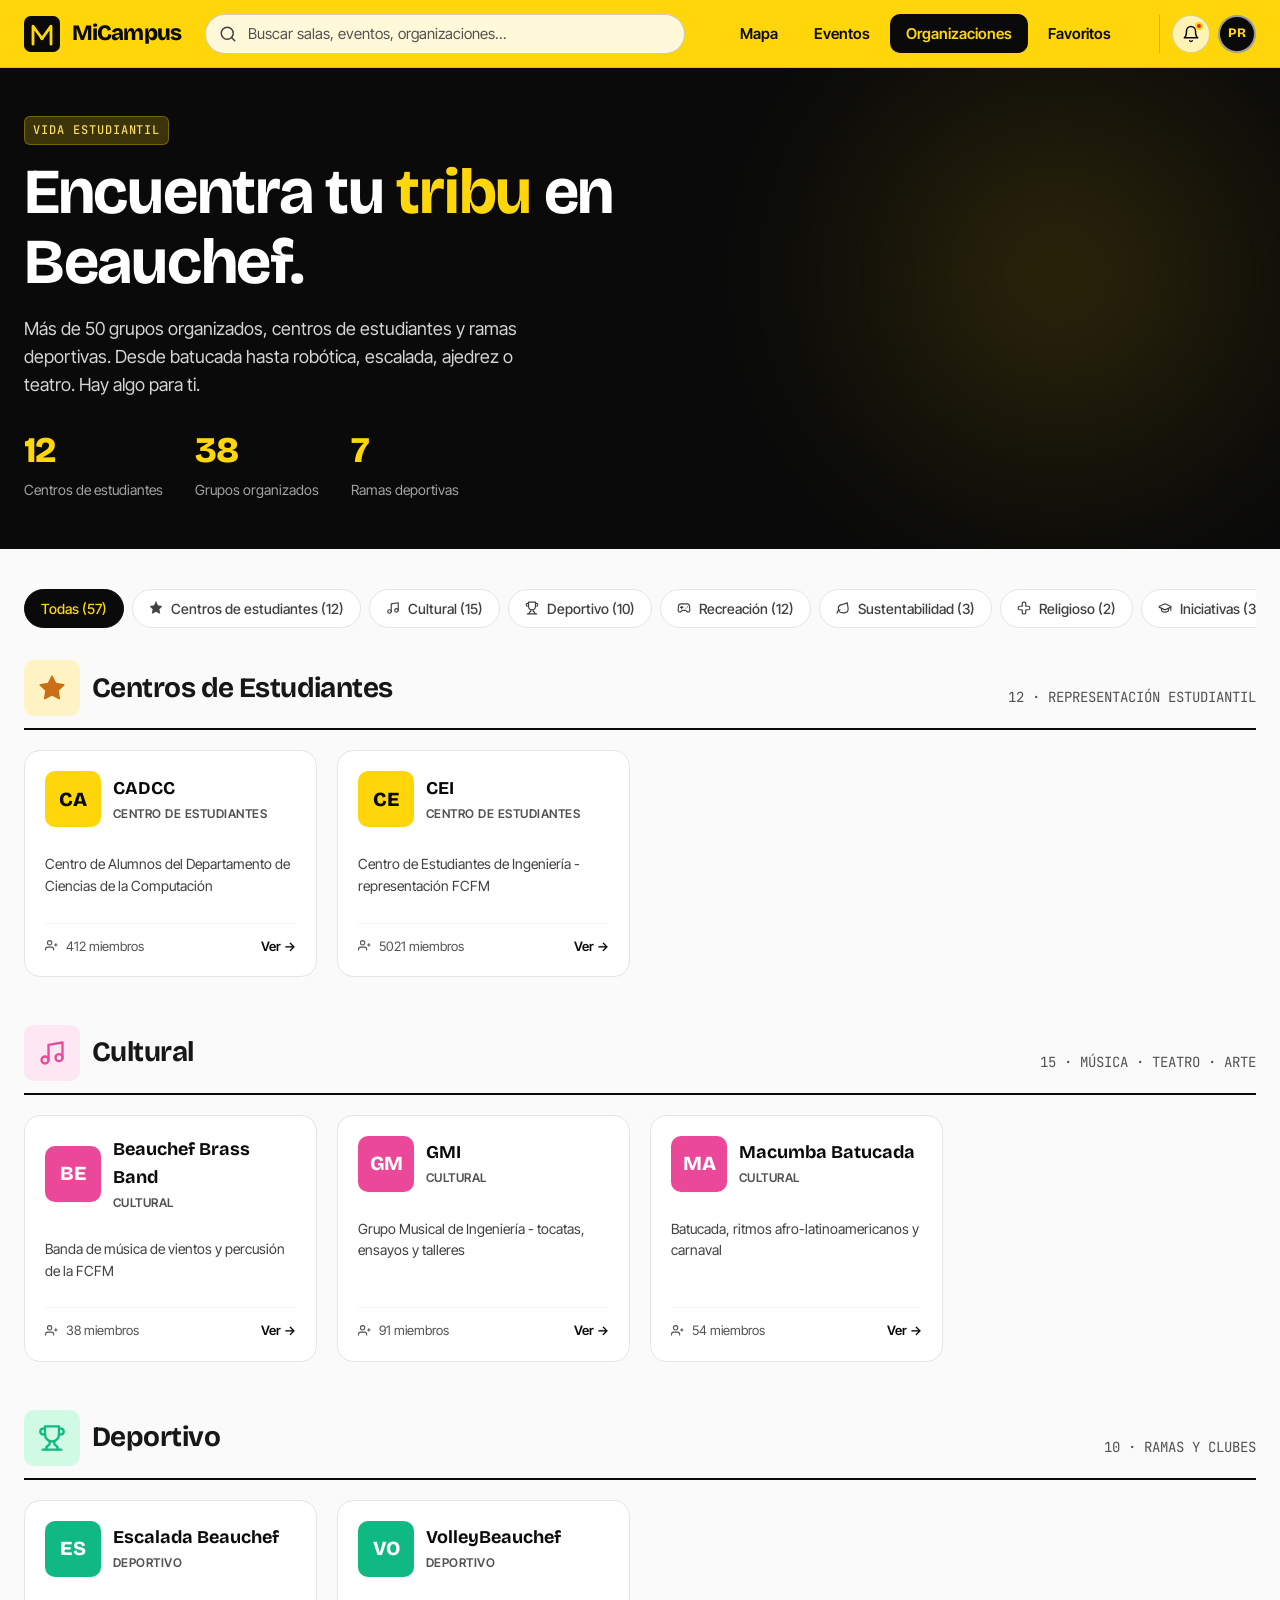
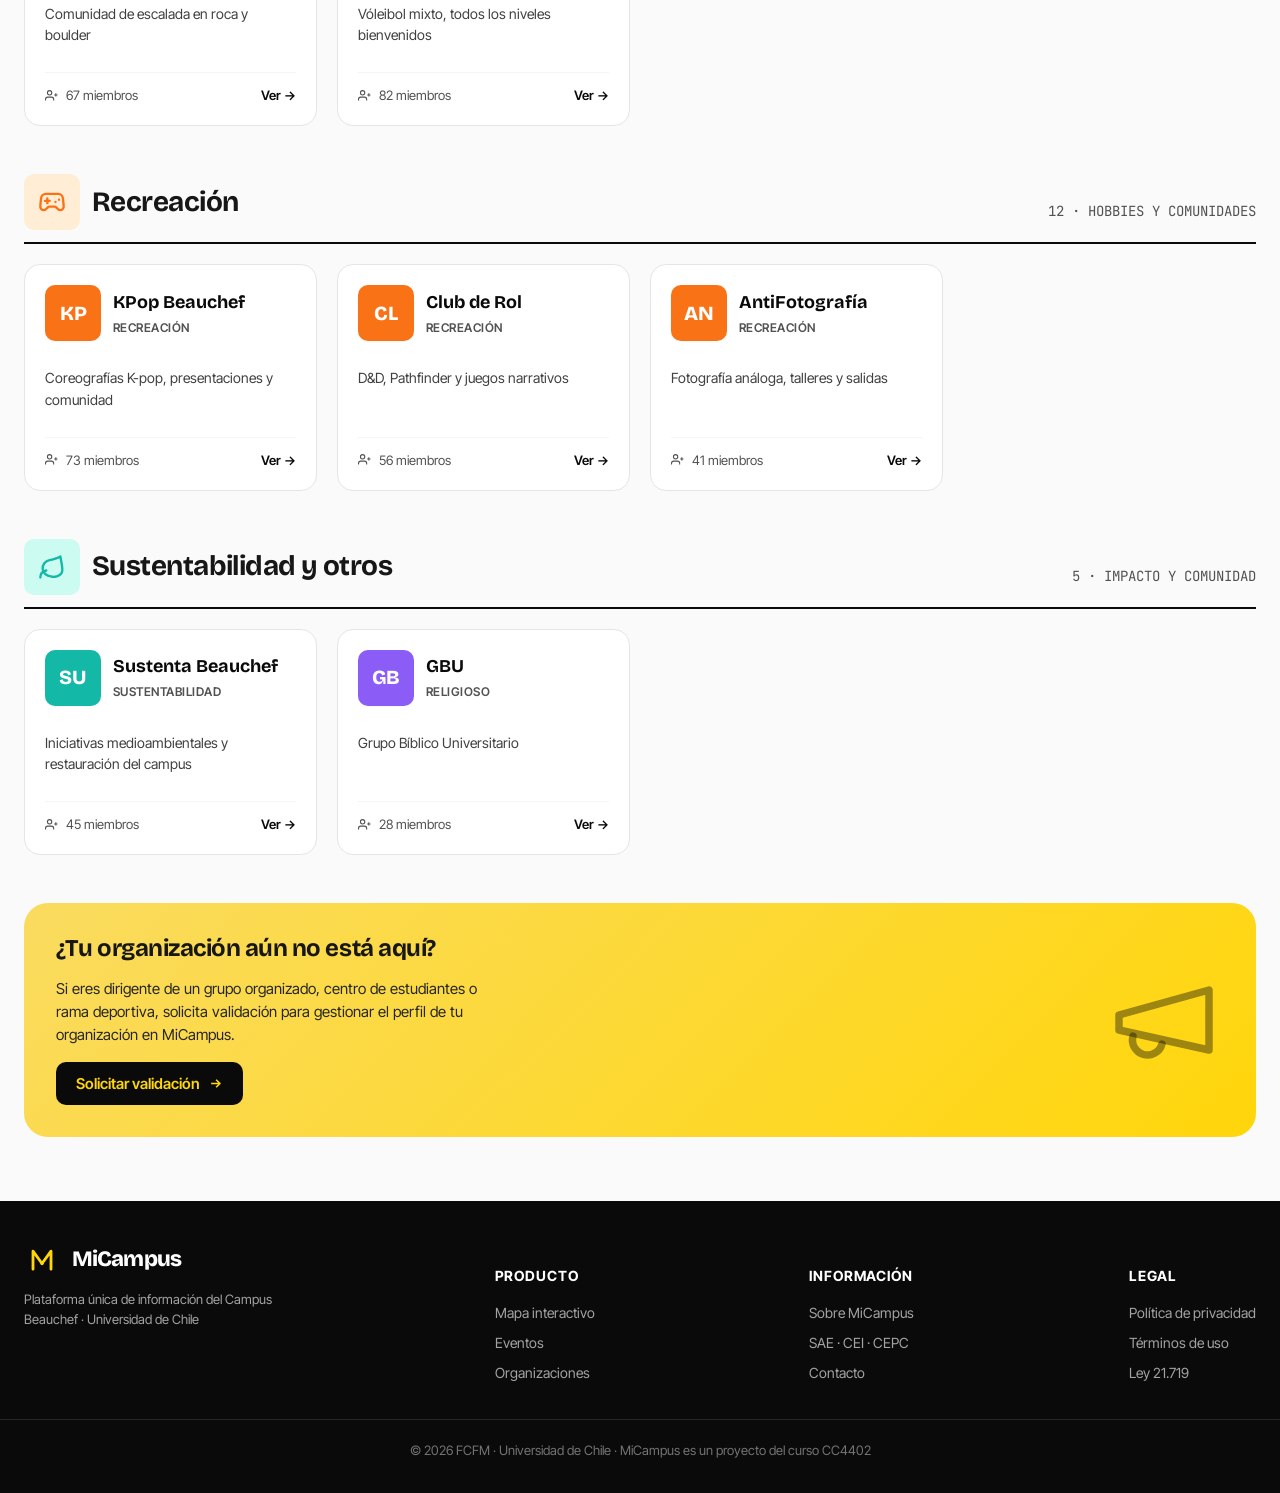
<file: micampus/organizaciones.html>
<!DOCTYPE html>
<html lang="es">
<head>
<meta charset="UTF-8">
<meta name="viewport" content="width=device-width, initial-scale=1.0">
<title>Organizaciones · MiCampus</title>
<link rel="stylesheet" href="styles.css">
<style>
  body { background: var(--ink-50); }

  .orgs-hero {
    background: var(--ink-950);
    color: white;
    padding: var(--space-12) 0;
    position: relative;
    overflow: hidden;
    margin-bottom: var(--space-8);
  }
  .orgs-hero::before {
    content: '';
    position: absolute;
    top: -30%;
    right: -10%;
    width: 700px;
    height: 700px;
    background: radial-gradient(circle, var(--yellow-500), transparent 60%);
    opacity: 0.15;
    filter: blur(60px);
  }
  .orgs-hero .container { position: relative; }
  .orgs-hero h1 {
    font-size: clamp(2.5rem, 5vw, 4rem);
    margin-bottom: var(--space-4);
    color: white;
    max-width: 16ch;
  }
  .orgs-hero h1 em { color: var(--yellow-500); font-style: normal; }
  .orgs-hero p {
    color: var(--ink-300);
    font-size: 1.125rem;
    max-width: 50ch;
    margin-bottom: var(--space-6);
  }
  .orgs-hero-stats { display: flex; gap: var(--space-8); }
  .orgs-hero-stat .num {
    font-family: var(--font-display);
    font-size: 2.25rem;
    font-weight: 800;
    color: var(--yellow-500);
    letter-spacing: -0.02em;
  }
  .orgs-hero-stat .label { font-size: 0.875rem; color: var(--ink-400); }

  .category-bar {
    display: flex;
    gap: var(--space-2);
    overflow-x: auto;
    padding: var(--space-2) 0;
    margin-bottom: var(--space-6);
    scrollbar-width: thin;
  }
  .category-bar::-webkit-scrollbar { height: 4px; }

  .category-section {
    margin-bottom: var(--space-12);
  }
  .category-header {
    display: flex;
    align-items: baseline;
    justify-content: space-between;
    margin-bottom: var(--space-5);
    padding-bottom: var(--space-3);
    border-bottom: 2px solid var(--ink-950);
  }
  .category-header h2 {
    font-size: 1.75rem;
    display: flex;
    align-items: center;
    gap: var(--space-3);
  }
  .category-emoji {
    width: 56px; height: 56px;
    border-radius: var(--radius);
    display: grid; place-items: center;
  }
  .category-emoji svg { width: 28px; height: 28px; }
  .category-count { font-size: 0.875rem; color: var(--ink-600); font-family: var(--font-mono); }

  /* === Org card === */
  .org-card {
    background: var(--white);
    border: 1px solid var(--ink-200);
    border-radius: var(--radius-lg);
    padding: var(--space-5);
    cursor: pointer;
    transition: transform 0.2s cubic-bezier(0.16, 1, 0.3, 1), box-shadow 0.2s, border-color 0.2s;
    display: flex;
    flex-direction: column;
    gap: var(--space-3);
    height: 100%;
  }
  .org-card:hover { transform: translateY(-3px); box-shadow: var(--shadow-lg); border-color: var(--ink-300); }

  .org-card-header {
    display: flex;
    align-items: center;
    gap: var(--space-3);
  }
  .org-logo {
    width: 56px; height: 56px;
    border-radius: var(--radius);
    display: grid; place-items: center;
    font-family: var(--font-display);
    font-weight: 800;
    font-size: 1.25rem;
    flex-shrink: 0;
    box-shadow: var(--shadow-sm);
  }
  .org-card-title {
    font-family: var(--font-display);
    font-weight: 700;
    font-size: 1.125rem;
    margin-bottom: 2px;
    color: var(--ink-950);
  }
  .org-card-cat { font-size: 0.75rem; color: var(--ink-600); text-transform: uppercase; letter-spacing: 0.04em; font-weight: 600; }
  .org-card-desc {
    font-size: 0.875rem;
    color: var(--ink-700);
    line-height: 1.55;
    flex: 1;
    overflow: hidden;
    display: -webkit-box;
    -webkit-line-clamp: 2;
    -webkit-box-orient: vertical;
  }
  .org-card-footer {
    display: flex;
    align-items: center;
    justify-content: space-between;
    padding-top: var(--space-3);
    border-top: 1px solid var(--ink-100);
    font-size: 0.8125rem;
    color: var(--ink-600);
  }
  .org-card-members { display: flex; align-items: center; gap: var(--space-2); }
  .org-card-cta { font-weight: 600; color: var(--ink-950); }

  /* === Hero CTA === */
  .submit-cta {
    background: linear-gradient(135deg, var(--yellow-300), var(--yellow-500));
    border-radius: var(--radius-xl);
    padding: var(--space-8);
    margin-top: var(--space-12);
    display: grid;
    grid-template-columns: 1fr 200px;
    gap: var(--space-6);
    align-items: center;
    overflow: hidden;
    position: relative;
  }
  .submit-cta h3 {
    font-size: 1.5rem;
    margin-bottom: var(--space-2);
  }
  .submit-cta p { color: var(--ink-800); margin-bottom: var(--space-4); max-width: 50ch; }
  .submit-cta-icon {
    text-align: right;
  }

  @media (max-width: 700px) {
    .submit-cta { grid-template-columns: 1fr; }
    .submit-cta-icon { display: none; }
  }
</style>
</head>
<body>

<div id="navbar-slot" data-page="organizaciones"></div>

<!-- HERO -->
<section class="orgs-hero">
  <div class="container">
    <span class="eyebrow" style="background: rgba(255,214,10,0.2); color: var(--yellow-300); border: 1px solid rgba(255,214,10,0.3);">Vida estudiantil</span>
    <h1>Encuentra tu <em>tribu</em> en Beauchef.</h1>
    <p>Más de 50 grupos organizados, centros de estudiantes y ramas deportivas. Desde batucada hasta robótica, escalada, ajedrez o teatro. Hay algo para ti.</p>

    <div class="orgs-hero-stats">
      <div class="orgs-hero-stat">
        <div class="num">12</div>
        <div class="label">Centros de estudiantes</div>
      </div>
      <div class="orgs-hero-stat">
        <div class="num">38</div>
        <div class="label">Grupos organizados</div>
      </div>
      <div class="orgs-hero-stat">
        <div class="num">7</div>
        <div class="label">Ramas deportivas</div>
      </div>
    </div>
  </div>
</section>

<div class="container">

  <div class="category-bar">
    <span class="chip active">Todas (57)</span>
    <span class="chip"><span data-icon="starFilled"></span> Centros de estudiantes (12)</span>
    <span class="chip"><span data-icon="music"></span> Cultural (15)</span>
    <span class="chip"><span data-icon="trophy"></span> Deportivo (10)</span>
    <span class="chip"><span data-icon="gamepad"></span> Recreación (12)</span>
    <span class="chip"><span data-icon="leaf"></span> Sustentabilidad (3)</span>
    <span class="chip"><span data-icon="cross"></span> Religioso (2)</span>
    <span class="chip"><span data-icon="graduation"></span> Iniciativas (3)</span>
  </div>

  <!-- ============ CENTROS DE ESTUDIANTES ============ -->
  <section class="category-section">
    <div class="category-header">
      <h2>
        <span class="category-emoji" style="background: var(--yellow-100); color: var(--yellow-800);" data-icon="starFilled"></span>
        Centros de Estudiantes
      </h2>
      <span class="category-count">12 · REPRESENTACIÓN ESTUDIANTIL</span>
    </div>
    <div class="grid grid-cards stagger" id="orgs-ce">
      <!-- JS render -->
    </div>
  </section>

  <!-- ============ CULTURAL ============ -->
  <section class="category-section">
    <div class="category-header">
      <h2>
        <span class="category-emoji" style="background: #FCE7F3; color: var(--cat-cultural);" data-icon="music"></span>
        Cultural
      </h2>
      <span class="category-count">15 · MÚSICA · TEATRO · ARTE</span>
    </div>
    <div class="grid grid-cards stagger" id="orgs-cultural"></div>
  </section>

  <!-- ============ DEPORTIVO ============ -->
  <section class="category-section">
    <div class="category-header">
      <h2>
        <span class="category-emoji" style="background: #D1FAE5; color: var(--cat-deportivo);" data-icon="trophy"></span>
        Deportivo
      </h2>
      <span class="category-count">10 · RAMAS Y CLUBES</span>
    </div>
    <div class="grid grid-cards stagger" id="orgs-deportivo"></div>
  </section>

  <!-- ============ RECREACIÓN ============ -->
  <section class="category-section">
    <div class="category-header">
      <h2>
        <span class="category-emoji" style="background: #FFEDD5; color: var(--cat-recreacion);" data-icon="gamepad"></span>
        Recreación
      </h2>
      <span class="category-count">12 · HOBBIES Y COMUNIDADES</span>
    </div>
    <div class="grid grid-cards stagger" id="orgs-recreacion"></div>
  </section>

  <!-- ============ OTRAS ============ -->
  <section class="category-section">
    <div class="category-header">
      <h2>
        <span class="category-emoji" style="background: #CCFBF1; color: var(--cat-sustent);" data-icon="leaf"></span>
        Sustentabilidad y otros
      </h2>
      <span class="category-count">5 · IMPACTO Y COMUNIDAD</span>
    </div>
    <div class="grid grid-cards stagger" id="orgs-otros"></div>
  </section>

  <!-- ============ CTA ============ -->
  <div class="submit-cta">
    <div>
      <h3>¿Tu organización aún no está aquí?</h3>
      <p>Si eres dirigente de un grupo organizado, centro de estudiantes o rama deportiva, solicita validación para gestionar el perfil de tu organización en MiCampus.</p>
      <button class="btn btn-dark" onclick="showToast('Solicitud enviada a CEI/SAE para validación', 'check')">
        Solicitar validación
        <svg class="icon" viewBox="0 0 24 24" fill="none" stroke="currentColor" stroke-width="2.5"><path d="M5 12h14M13 6l6 6-6 6"/></svg>
      </button>
    </div>
    <div class="submit-cta-icon" style="display: inline-flex; align-items: center; justify-content: flex-end; color: rgba(10,10,10,0.4);"><svg width="120" height="120" viewBox="0 0 24 24" fill="none" stroke="currentColor" stroke-width="1.5" stroke-linecap="round" stroke-linejoin="round"><path d="m3 11 18-5v12L3 14v-3z"/><path d="M11.6 16.8a3 3 0 1 1-5.8-1.6"/></svg></div>
  </div>

</div>

<div id="footer-slot"></div>

<script src="data.js"></script>
<script>
  function orgCard(o) {
    const colors = {
      'ce': { bg: 'var(--yellow-500)', fg: 'var(--ink-950)' },
      'cultural': { bg: '#EC4899', fg: 'white' },
      'deportivo': { bg: '#10B981', fg: 'white' },
      'recreacion': { bg: '#F97316', fg: 'white' },
      'sustent': { bg: '#14B8A6', fg: 'white' },
      'religioso': { bg: '#8B5CF6', fg: 'white' }
    };
    const c = colors[o.categoria];
    return `
      <article class="org-card" onclick="location.href='organizacion-perfil.html?id=${o.id}'">
        <div class="org-card-header">
          <div class="org-logo" style="background: ${c.bg}; color: ${c.fg}">${o.nombre.slice(0,2).toUpperCase()}</div>
          <div>
            <div class="org-card-title">${o.nombre}</div>
            <div class="org-card-cat">${o.categoriaLabel}</div>
          </div>
        </div>
        <p class="org-card-desc">${o.desc}</p>
        <div class="org-card-footer">
          <span class="org-card-members">
            <svg class="icon" viewBox="0 0 24 24" fill="none" stroke="currentColor" stroke-width="2"><path d="M16 21v-2a4 4 0 0 0-4-4H5a4 4 0 0 0-4 4v2"/><circle cx="8.5" cy="7" r="4"/><path d="M20 8v6M23 11h-6"/></svg>
            ${o.miembros} miembros
          </span>
          <span class="org-card-cta">Ver →</span>
        </div>
      </article>
    `;
  }

  document.getElementById('orgs-ce').innerHTML       = MOCK.organizaciones.filter(o => o.categoria === 'ce').map(orgCard).join('');
  document.getElementById('orgs-cultural').innerHTML = MOCK.organizaciones.filter(o => o.categoria === 'cultural').map(orgCard).join('');
  document.getElementById('orgs-deportivo').innerHTML= MOCK.organizaciones.filter(o => o.categoria === 'deportivo').map(orgCard).join('');
  document.getElementById('orgs-recreacion').innerHTML=MOCK.organizaciones.filter(o => o.categoria === 'recreacion').map(orgCard).join('');
  document.getElementById('orgs-otros').innerHTML    = MOCK.organizaciones.filter(o => ['sustent','religioso'].includes(o.categoria)).map(orgCard).join('');

  document.querySelectorAll('.chip').forEach(c => c.addEventListener('click', e => {
    document.querySelectorAll('.chip').forEach(x => x.classList.remove('active'));
    e.currentTarget.classList.add('active');
  }));
</script>

</body>
</html>
</file>
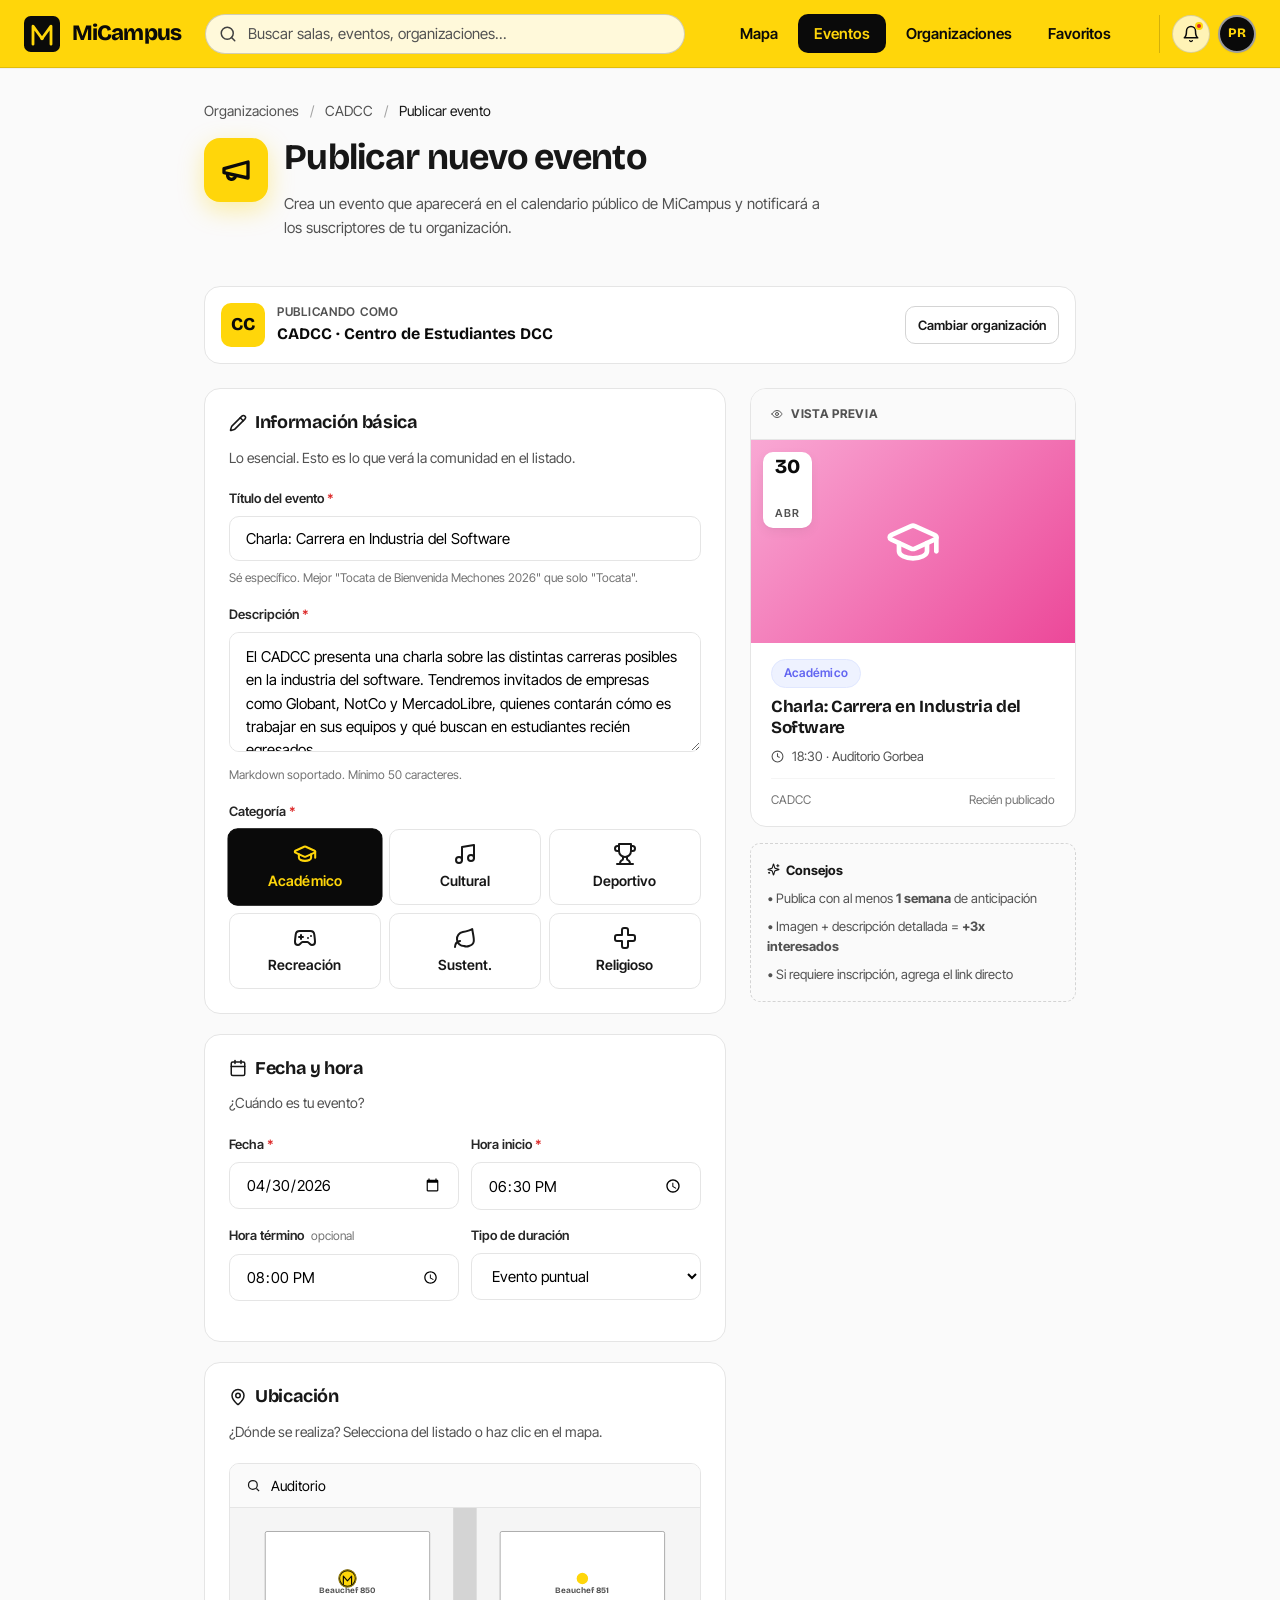
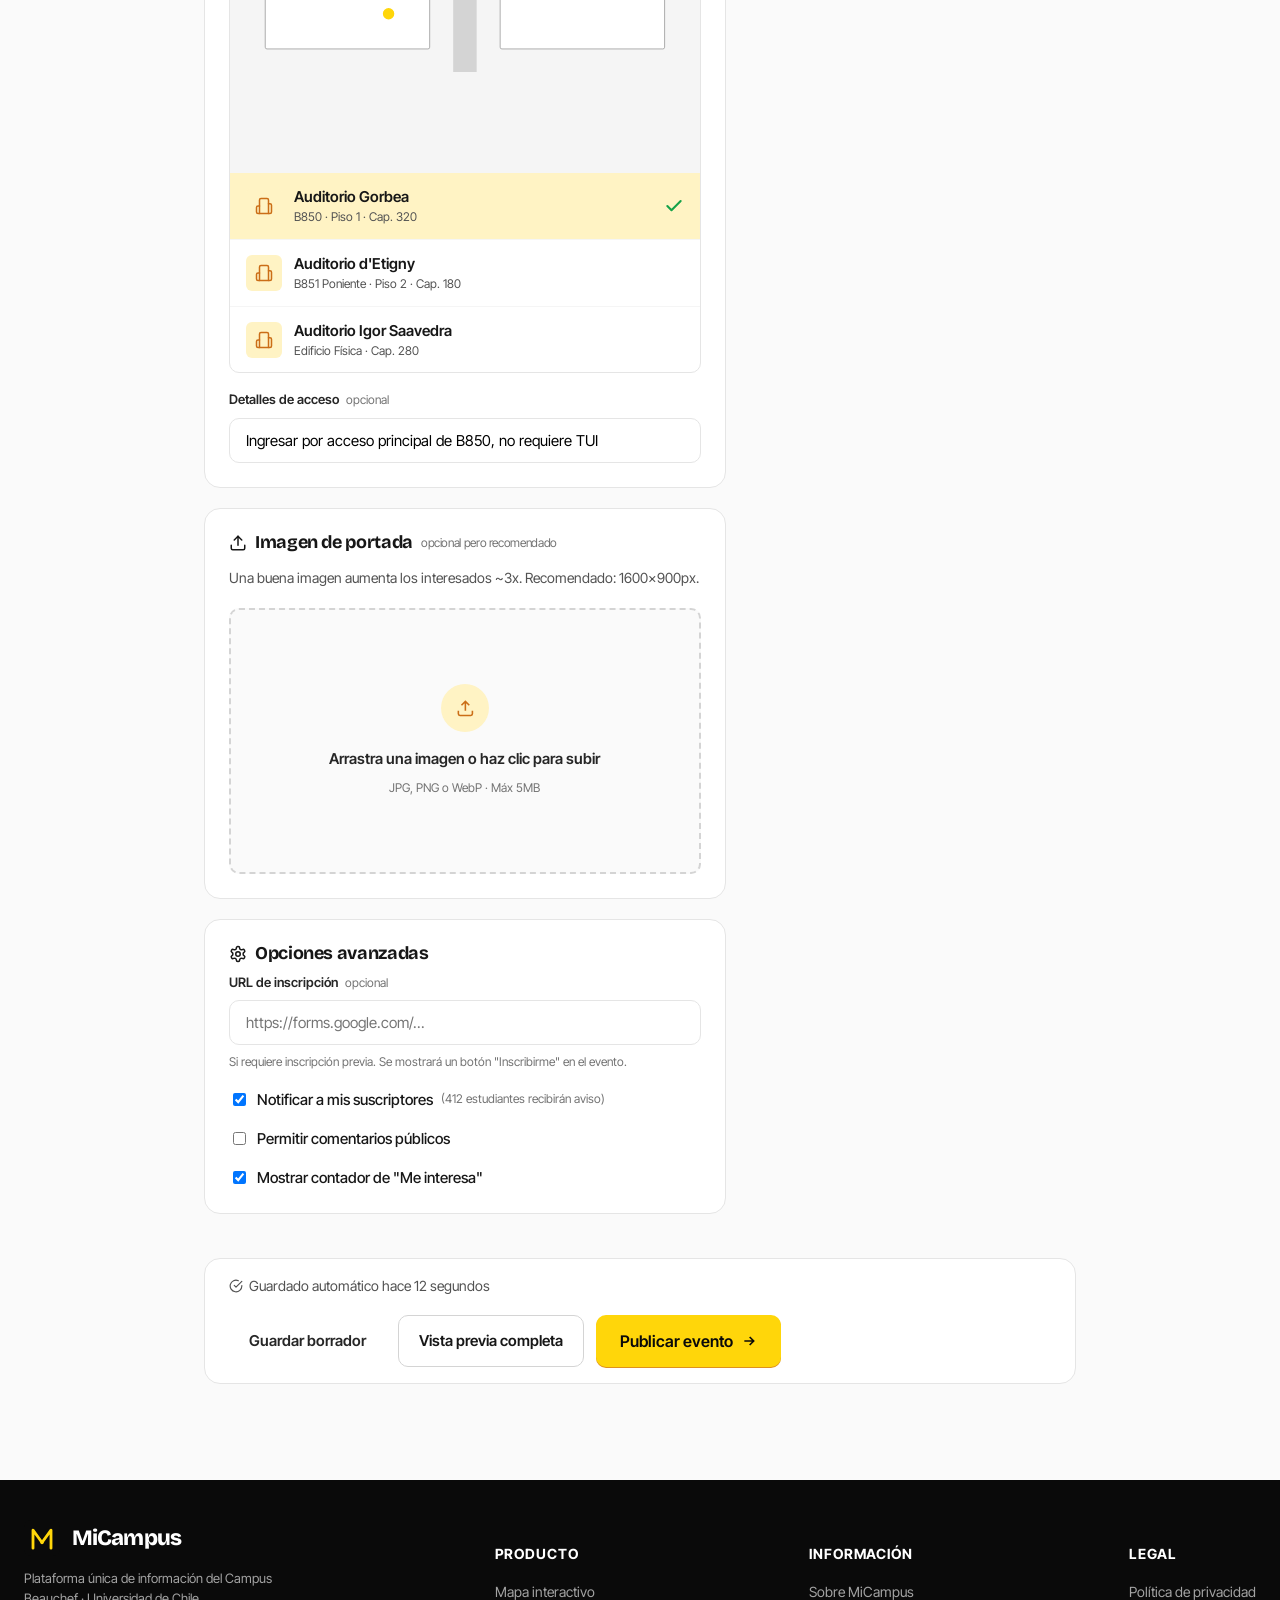
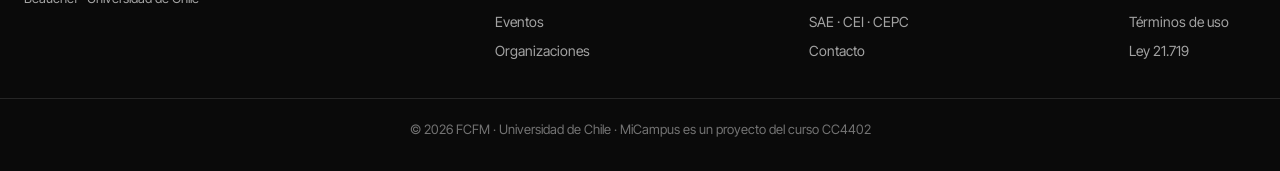
<file: micampus/publicar-evento.html>
<!DOCTYPE html>
<html lang="es">
<head>
<meta charset="UTF-8">
<meta name="viewport" content="width=device-width, initial-scale=1.0">
<title>Publicar evento · MiCampus</title>
<link rel="stylesheet" href="styles.css">
<style>
  body { background: var(--ink-50); }

  .form-wrap {
    max-width: 920px;
    margin: 0 auto;
    padding: var(--space-8) var(--space-6);
  }

  .breadcrumb {
    font-size: 0.875rem;
    color: var(--ink-600);
    margin-bottom: var(--space-4);
  }
  .breadcrumb a:hover { color: var(--ink-950); }

  .form-header {
    margin-bottom: var(--space-8);
    display: flex;
    gap: var(--space-4);
    align-items: flex-start;
  }
  .form-header-icon {
    width: 64px; height: 64px;
    background: var(--yellow-500);
    border-radius: var(--radius-lg);
    display: grid;
    place-items: center;
    flex-shrink: 0;
    box-shadow: var(--shadow-yellow);
  }
  .form-header h1 {
    font-size: 2.25rem;
    margin-bottom: var(--space-2);
  }
  .form-header p { color: var(--ink-600); max-width: 60ch; }

  .org-context {
    background: var(--white);
    border: 1px solid var(--ink-200);
    border-radius: var(--radius-lg);
    padding: var(--space-4);
    display: flex;
    align-items: center;
    gap: var(--space-3);
    margin-bottom: var(--space-6);
  }
  .org-context-logo {
    width: 44px; height: 44px;
    border-radius: var(--radius);
    background: var(--yellow-500);
    color: var(--ink-950);
    display: grid; place-items: center;
    font-family: var(--font-display);
    font-weight: 800;
    font-size: 1.125rem;
  }
  .org-context-info { flex: 1; }
  .org-context-label { font-size: 0.75rem; color: var(--ink-600); text-transform: uppercase; letter-spacing: 0.06em; font-weight: 600; }
  .org-context-name { font-family: var(--font-display); font-weight: 700; font-size: 1rem; color: var(--ink-950); }

  /* === Form layout === */
  .form-grid {
    display: grid;
    grid-template-columns: 1.6fr 1fr;
    gap: var(--space-6);
    align-items: start;
  }

  .form-section {
    background: var(--white);
    border: 1px solid var(--ink-200);
    border-radius: var(--radius-lg);
    padding: var(--space-6);
    margin-bottom: var(--space-5);
  }
  .form-section h3 {
    font-size: 1.125rem;
    margin-bottom: var(--space-2);
    display: flex;
    align-items: center;
    gap: var(--space-2);
  }
  .form-section .helper {
    font-size: 0.875rem;
    color: var(--ink-600);
    margin-bottom: var(--space-5);
  }

  .form-group { margin-bottom: var(--space-4); }
  .form-group:last-child { margin-bottom: 0; }
  .form-group-row { display: grid; grid-template-columns: 1fr 1fr; gap: var(--space-3); }

  .form-label {
    display: block;
    font-size: 0.8125rem;
    font-weight: 600;
    color: var(--ink-800);
    margin-bottom: var(--space-2);
  }
  .form-label .required { color: var(--danger); }
  .form-label .optional { color: var(--ink-500); font-weight: 400; font-size: 0.75rem; margin-left: 4px; }

  .form-input, .form-textarea, .form-select {
    width: 100%;
    padding: var(--space-3) var(--space-4);
    border: 1.5px solid var(--ink-200);
    border-radius: var(--radius);
    font-size: 0.9375rem;
    font-family: inherit;
    background: var(--white);
    transition: border-color 0.15s, box-shadow 0.15s;
  }
  .form-input:focus, .form-textarea:focus, .form-select:focus {
    outline: none;
    border-color: var(--ink-950);
    box-shadow: 0 0 0 4px rgba(255, 214, 10, 0.25);
  }
  .form-textarea { resize: vertical; min-height: 120px; line-height: 1.55; }
  .form-helper-text { font-size: 0.75rem; color: var(--ink-500); margin-top: var(--space-2); }

  /* === Categoría chips === */
  .category-grid {
    display: grid;
    grid-template-columns: repeat(auto-fill, minmax(140px, 1fr));
    gap: var(--space-2);
  }
  .category-option {
    padding: var(--space-3);
    border: 1.5px solid var(--ink-200);
    border-radius: var(--radius);
    background: var(--white);
    cursor: pointer;
    transition: all 0.15s;
    text-align: center;
    font-size: 0.875rem;
    font-weight: 600;
  }
  .category-option:hover { border-color: var(--ink-950); }
  .category-option.selected {
    border-color: var(--ink-950);
    background: var(--ink-950);
    color: var(--yellow-500);
    transform: scale(1.02);
  }
  .category-option .emoji { display: flex; justify-content: center; margin-bottom: 4px; color: inherit; }
  .category-option .emoji svg { width: 24px; height: 24px; }

  /* === Cover upload === */
  .cover-upload {
    aspect-ratio: 16 / 9;
    border: 2px dashed var(--ink-300);
    border-radius: var(--radius);
    display: grid;
    place-items: center;
    background: var(--ink-50);
    cursor: pointer;
    transition: all 0.15s;
    text-align: center;
    padding: var(--space-4);
  }
  .cover-upload:hover { border-color: var(--ink-950); background: var(--white); }
  .cover-upload .icon-big {
    width: 48px; height: 48px;
    background: var(--yellow-100);
    color: var(--yellow-800);
    border-radius: 50%;
    display: grid; place-items: center;
    margin: 0 auto var(--space-3);
  }
  .cover-upload p { font-weight: 600; margin-bottom: 4px; color: var(--ink-800); }
  .cover-upload small { color: var(--ink-500); font-size: 0.75rem; }

  /* === Location picker === */
  .location-picker {
    border: 1.5px solid var(--ink-200);
    border-radius: var(--radius);
    overflow: hidden;
  }
  .location-search {
    padding: var(--space-3) var(--space-4);
    border-bottom: 1px solid var(--ink-200);
    display: flex;
    align-items: center;
    gap: var(--space-2);
    background: var(--ink-50);
  }
  .location-search input {
    flex: 1;
    border: none;
    background: transparent;
    font-size: 0.875rem;
    outline: none;
  }
  .location-mini-map {
    aspect-ratio: 16 / 9;
    background: var(--ink-100);
    cursor: crosshair;
    position: relative;
  }
  .location-results {
    max-height: 200px;
    overflow-y: auto;
  }
  .location-option {
    padding: var(--space-3) var(--space-4);
    border-top: 1px solid var(--ink-100);
    cursor: pointer;
    display: flex;
    align-items: center;
    gap: var(--space-3);
  }
  .location-option:hover { background: var(--ink-50); }
  .location-option.selected { background: var(--yellow-100); }

  /* === Sidebar preview === */
  .preview-card {
    background: var(--white);
    border: 1px solid var(--ink-200);
    border-radius: var(--radius-lg);
    overflow: hidden;
    position: sticky;
    top: calc(var(--nav-height) + var(--space-4));
  }
  .preview-header {
    padding: var(--space-4) var(--space-5);
    background: var(--ink-50);
    border-bottom: 1px solid var(--ink-200);
    font-size: 0.75rem;
    text-transform: uppercase;
    letter-spacing: 0.06em;
    font-weight: 700;
    color: var(--ink-600);
    display: flex;
    align-items: center;
    gap: var(--space-2);
  }
  .preview-img {
    aspect-ratio: 16 / 10;
    background: linear-gradient(135deg, #F9A8D4, #EC4899);
    display: grid;
    place-items: center;
    font-size: 3rem;
    color: white;
    position: relative;
  }
  .preview-img .date-chip {
    position: absolute;
    top: var(--space-3);
    left: var(--space-3);
    background: var(--white);
    color: var(--ink-950);
    border-radius: var(--radius);
    padding: 4px var(--space-3);
    text-align: center;
    box-shadow: var(--shadow);
    line-height: 1;
  }
  .preview-img .date-day { font-family: var(--font-display); font-size: 1.25rem; font-weight: 800; display: block; }
  .preview-img .date-month { font-size: 0.6875rem; text-transform: uppercase; color: var(--ink-600); letter-spacing: 0.06em; font-weight: 600; }
  .preview-body { padding: var(--space-4) var(--space-5); }
  .preview-title {
    font-family: var(--font-display);
    font-weight: 700;
    font-size: 1.0625rem;
    line-height: 1.25;
    margin-bottom: var(--space-2);
  }
  .preview-meta { font-size: 0.8125rem; color: var(--ink-600); margin-bottom: var(--space-3); }
  .preview-footer {
    padding-top: var(--space-3);
    border-top: 1px solid var(--ink-100);
    font-size: 0.75rem;
    color: var(--ink-500);
  }

  /* === Submit bar === */
  .submit-bar {
    background: var(--white);
    border: 1px solid var(--ink-200);
    border-radius: var(--radius-lg);
    padding: var(--space-4) var(--space-6);
    display: flex;
    align-items: center;
    justify-content: space-between;
    gap: var(--space-4);
    margin-top: var(--space-6);
    flex-wrap: wrap;
  }
  .submit-info { font-size: 0.875rem; color: var(--ink-600); }
  .submit-actions { display: flex; gap: var(--space-3); }

  @media (max-width: 880px) {
    .form-grid { grid-template-columns: 1fr; }
    .preview-card { position: static; }
    .form-group-row { grid-template-columns: 1fr; }
  }
</style>
</head>
<body>

<div id="navbar-slot" data-page="eventos"></div>

<div class="form-wrap">

  <nav class="breadcrumb">
    <a href="organizaciones.html">Organizaciones</a>
    <span style="color: var(--ink-400); margin: 0 var(--space-2);">/</span>
    <a href="organizacion-perfil.html">CADCC</a>
    <span style="color: var(--ink-400); margin: 0 var(--space-2);">/</span>
    <span style="color: var(--ink-900);">Publicar evento</span>
  </nav>

  <header class="form-header">
    <div class="form-header-icon" style="color: var(--ink-950);"><svg width="32" height="32" viewBox="0 0 24 24" fill="none" stroke="currentColor" stroke-width="2.5" stroke-linecap="round" stroke-linejoin="round"><path d="m3 11 18-5v12L3 14v-3z"/><path d="M11.6 16.8a3 3 0 1 1-5.8-1.6"/></svg></div>
    <div>
      <h1>Publicar nuevo evento</h1>
      <p>Crea un evento que aparecerá en el calendario público de MiCampus y notificará a los suscriptores de tu organización.</p>
    </div>
  </header>

  <!-- Org context -->
  <div class="org-context">
    <div class="org-context-logo">CC</div>
    <div class="org-context-info">
      <div class="org-context-label">Publicando como</div>
      <div class="org-context-name">CADCC · Centro de Estudiantes DCC</div>
    </div>
    <a href="organizacion-perfil.html" class="btn btn-outline btn-sm">Cambiar organización</a>
  </div>

  <div class="form-grid">

    <!-- ============ FORM ============ -->
    <div>

      <div class="form-section">
        <h3 style="display:flex; align-items:center; gap:8px;"><span data-icon="edit"></span> Información básica</h3>
        <p class="helper">Lo esencial. Esto es lo que verá la comunidad en el listado.</p>

        <div class="form-group">
          <label class="form-label">Título del evento <span class="required">*</span></label>
          <input type="text" class="form-input" id="titulo" value="Charla: Carrera en Industria del Software" placeholder="Ej: Tocata de Bienvenida 2026">
          <p class="form-helper-text">Sé específico. Mejor "Tocata de Bienvenida Mechones 2026" que solo "Tocata".</p>
        </div>

        <div class="form-group">
          <label class="form-label">Descripción <span class="required">*</span></label>
          <textarea class="form-textarea" id="desc" placeholder="Cuenta de qué se trata, qué actividades habrá, a quién está dirigido...">El CADCC presenta una charla sobre las distintas carreras posibles en la industria del software. Tendremos invitados de empresas como Globant, NotCo y MercadoLibre, quienes contarán cómo es trabajar en sus equipos y qué buscan en estudiantes recién egresados.

Habrá espacio para preguntas y networking al final.</textarea>
          <p class="form-helper-text">Markdown soportado. Mínimo 50 caracteres.</p>
        </div>

        <div class="form-group">
          <label class="form-label">Categoría <span class="required">*</span></label>
          <div class="category-grid">
            <div class="category-option selected"><span class="emoji" data-icon="graduation"></span>Académico</div>
            <div class="category-option"><span class="emoji" data-icon="music"></span>Cultural</div>
            <div class="category-option"><span class="emoji" data-icon="trophy"></span>Deportivo</div>
            <div class="category-option"><span class="emoji" data-icon="gamepad"></span>Recreación</div>
            <div class="category-option"><span class="emoji" data-icon="leaf"></span>Sustent.</div>
            <div class="category-option"><span class="emoji" data-icon="cross"></span>Religioso</div>
          </div>
        </div>
      </div>

      <div class="form-section">
        <h3 style="display:flex; align-items:center; gap:8px;"><span data-icon="calendar"></span> Fecha y hora</h3>
        <p class="helper">¿Cuándo es tu evento?</p>

        <div class="form-group-row">
          <div class="form-group">
            <label class="form-label">Fecha <span class="required">*</span></label>
            <input type="date" class="form-input" value="2026-04-30">
          </div>
          <div class="form-group">
            <label class="form-label">Hora inicio <span class="required">*</span></label>
            <input type="time" class="form-input" value="18:30">
          </div>
        </div>

        <div class="form-group-row">
          <div class="form-group">
            <label class="form-label">Hora término <span class="optional">opcional</span></label>
            <input type="time" class="form-input" value="20:00">
          </div>
          <div class="form-group">
            <label class="form-label">Tipo de duración</label>
            <select class="form-select">
              <option>Evento puntual</option>
              <option>Evento recurrente</option>
              <option>Evento de varios días</option>
            </select>
          </div>
        </div>
      </div>

      <div class="form-section">
        <h3 style="display:flex; align-items:center; gap:8px;"><span data-icon="pin"></span> Ubicación</h3>
        <p class="helper">¿Dónde se realiza? Selecciona del listado o haz clic en el mapa.</p>

        <div class="location-picker">
          <div class="location-search">
            <svg class="icon" viewBox="0 0 24 24" fill="none" stroke="currentColor" stroke-width="2"><circle cx="11" cy="11" r="7"/><path d="M21 21l-4.3-4.3"/></svg>
            <input type="text" placeholder="Buscar sala, auditorio, patio..." value="Auditorio">
          </div>

          <div class="location-mini-map">
            <svg viewBox="0 0 800 280" xmlns="http://www.w3.org/2000/svg">
              <rect width="800" height="280" fill="#F5F5F5"/>
              <rect x="380" y="0" width="40" height="280" fill="#D4D4D4"/>
              <rect x="60" y="40" width="280" height="200" fill="white" stroke="#A3A3A3" stroke-width="1.5" rx="3"/>
              <text x="200" y="145" font-family="Bricolage Grotesque" font-size="14" font-weight="700" fill="#525252" text-anchor="middle">Beauchef 850</text>
              <rect x="460" y="40" width="280" height="200" fill="white" stroke="#A3A3A3" stroke-width="1.5" rx="3"/>
              <text x="600" y="145" font-family="Bricolage Grotesque" font-size="14" font-weight="700" fill="#525252" text-anchor="middle">Beauchef 851</text>

              <!-- Pin elegido -->
              <g>
                <circle cx="200" cy="120" r="14" fill="#FFD60A" stroke="#0A0A0A" stroke-width="3"/>
                <circle cx="200" cy="120" r="22" fill="none" stroke="#FFD60A" stroke-width="2" opacity="0.5">
                  <animate attributeName="r" from="14" to="32" dur="1.8s" repeatCount="indefinite"/>
                  <animate attributeName="opacity" from="0.6" to="0" dur="1.8s" repeatCount="indefinite"/>
                </circle>
                <path d="M 193 130 L 193 116 L 200 124 L 207 116 L 207 130" fill="none" stroke="#0A0A0A" stroke-width="2" stroke-linecap="round" stroke-linejoin="round"/>
              </g>
              <!-- Otros pines -->
              <circle cx="600" cy="120" r="11" fill="#FFD60A" stroke="white" stroke-width="2.5"/>
              <circle cx="270" cy="180" r="11" fill="#FFD60A" stroke="white" stroke-width="2.5"/>
            </svg>
          </div>

          <div class="location-results">
            <div class="location-option selected">
              <div style="width: 36px; height: 36px; background: var(--yellow-100); border-radius: var(--radius-sm); display: grid; place-items: center; color: var(--yellow-800);"><svg width="18" height="18" viewBox="0 0 24 24" fill="none" stroke="currentColor" stroke-width="2" stroke-linecap="round" stroke-linejoin="round"><path d="M6 22V4a2 2 0 0 1 2-2h8a2 2 0 0 1 2 2v18Z"/><path d="M6 12H4a2 2 0 0 0-2 2v6a2 2 0 0 0 2 2h2"/><path d="M18 9h2a2 2 0 0 1 2 2v9a2 2 0 0 1-2 2h-2"/></svg></div>
              <div style="flex: 1;">
                <div style="font-weight: 600;">Auditorio Gorbea</div>
                <div style="font-size: 0.75rem; color: var(--ink-600);">B850 · Piso 1 · Cap. 320</div>
              </div>
              <span style="color: var(--success); display: inline-flex;"><svg width="20" height="20" viewBox="0 0 24 24" fill="none" stroke="currentColor" stroke-width="2.5" stroke-linecap="round" stroke-linejoin="round"><polyline points="20 6 9 17 4 12"/></svg></span>
            </div>
            <div class="location-option">
              <div style="width: 36px; height: 36px; background: var(--yellow-100); border-radius: var(--radius-sm); display: grid; place-items: center; color: var(--yellow-800);"><svg width="18" height="18" viewBox="0 0 24 24" fill="none" stroke="currentColor" stroke-width="2" stroke-linecap="round" stroke-linejoin="round"><path d="M6 22V4a2 2 0 0 1 2-2h8a2 2 0 0 1 2 2v18Z"/><path d="M6 12H4a2 2 0 0 0-2 2v6a2 2 0 0 0 2 2h2"/><path d="M18 9h2a2 2 0 0 1 2 2v9a2 2 0 0 1-2 2h-2"/></svg></div>
              <div style="flex: 1;">
                <div style="font-weight: 600;">Auditorio d'Etigny</div>
                <div style="font-size: 0.75rem; color: var(--ink-600);">B851 Poniente · Piso 2 · Cap. 180</div>
              </div>
            </div>
            <div class="location-option">
              <div style="width: 36px; height: 36px; background: var(--yellow-100); border-radius: var(--radius-sm); display: grid; place-items: center; color: var(--yellow-800);"><svg width="18" height="18" viewBox="0 0 24 24" fill="none" stroke="currentColor" stroke-width="2" stroke-linecap="round" stroke-linejoin="round"><path d="M6 22V4a2 2 0 0 1 2-2h8a2 2 0 0 1 2 2v18Z"/><path d="M6 12H4a2 2 0 0 0-2 2v6a2 2 0 0 0 2 2h2"/><path d="M18 9h2a2 2 0 0 1 2 2v9a2 2 0 0 1-2 2h-2"/></svg></div>
              <div style="flex: 1;">
                <div style="font-weight: 600;">Auditorio Igor Saavedra</div>
                <div style="font-size: 0.75rem; color: var(--ink-600);">Edificio Física · Cap. 280</div>
              </div>
            </div>
          </div>
        </div>

        <div class="form-group" style="margin-top: var(--space-4);">
          <label class="form-label">Detalles de acceso <span class="optional">opcional</span></label>
          <input type="text" class="form-input" placeholder="Ej: Ingresar por acceso principal, no requiere TUI" value="Ingresar por acceso principal de B850, no requiere TUI">
        </div>
      </div>

      <div class="form-section">
        <h3 style="display:flex; align-items:center; gap:8px;"><span data-icon="upload"></span> Imagen de portada <span style="font-size: 0.75rem; color: var(--ink-500); font-weight: 400; font-family: var(--font-body);">opcional pero recomendado</span></h3>
        <p class="helper">Una buena imagen aumenta los interesados ~3x. Recomendado: 1600x900px.</p>

        <div class="cover-upload">
          <div>
            <div class="icon-big">
              <svg class="icon icon-lg" viewBox="0 0 24 24" fill="none" stroke="currentColor" stroke-width="2"><path d="M21 15v4a2 2 0 0 1-2 2H5a2 2 0 0 1-2-2v-4M17 8l-5-5-5 5M12 3v12"/></svg>
            </div>
            <p>Arrastra una imagen o haz clic para subir</p>
            <small>JPG, PNG o WebP · Máx 5MB</small>
          </div>
        </div>
      </div>

      <div class="form-section">
        <h3 style="display:flex; align-items:center; gap:8px;"><span data-icon="settings"></span> Opciones avanzadas</h3>

        <div class="form-group">
          <label class="form-label">URL de inscripción <span class="optional">opcional</span></label>
          <input type="url" class="form-input" placeholder="https://forms.google.com/...">
          <p class="form-helper-text">Si requiere inscripción previa. Se mostrará un botón "Inscribirme" en el evento.</p>
        </div>

        <div class="form-group">
          <label style="display: flex; align-items: center; gap: var(--space-2); font-weight: 500; cursor: pointer;">
            <input type="checkbox" checked> Notificar a mis suscriptores
            <span style="font-size: 0.75rem; color: var(--ink-500); font-weight: 400;">(412 estudiantes recibirán aviso)</span>
          </label>
        </div>
        <div class="form-group">
          <label style="display: flex; align-items: center; gap: var(--space-2); font-weight: 500; cursor: pointer;">
            <input type="checkbox"> Permitir comentarios públicos
          </label>
        </div>
        <div class="form-group">
          <label style="display: flex; align-items: center; gap: var(--space-2); font-weight: 500; cursor: pointer;">
            <input type="checkbox" checked> Mostrar contador de "Me interesa"
          </label>
        </div>
      </div>
    </div>

    <!-- ============ SIDEBAR PREVIEW ============ -->
    <aside>
      <div class="preview-card">
        <div class="preview-header">
          <span data-icon="eye"></span> Vista previa
        </div>

        <div class="preview-img" id="prev-image">
          <div class="date-chip">
            <span class="date-day" id="prev-day">30</span>
            <span class="date-month" id="prev-month">abr</span>
          </div>
          <span data-icon="graduation" style="font-size: 56px; color: white;"></span>
        </div>

        <div class="preview-body">
          <span class="tag tag-cat-academic" id="prev-cat">Académico</span>
          <h3 class="preview-title" style="margin-top: var(--space-2);" id="prev-title">Charla: Carrera en Industria del Software</h3>
          <div class="preview-meta">
            <div style="display:flex; align-items:center; gap:var(--space-2); margin-bottom: 4px;">
              <svg class="icon" viewBox="0 0 24 24" fill="none" stroke="currentColor" stroke-width="2"><circle cx="12" cy="12" r="10"/><path d="M12 6v6l4 2"/></svg>
              18:30 · Auditorio Gorbea
            </div>
          </div>
          <div class="preview-footer">
            <div style="display: flex; align-items: center; gap: var(--space-2); justify-content: space-between;">
              <span>CADCC</span>
              <span>Recién publicado</span>
            </div>
          </div>
        </div>
      </div>

      <div style="background: var(--ink-50); border: 1px dashed var(--ink-300); border-radius: var(--radius); padding: var(--space-4); margin-top: var(--space-4); font-size: 0.8125rem; color: var(--ink-600);">
        <strong style="display: flex; align-items: center; gap: 6px; color: var(--ink-900); margin-bottom: var(--space-2);"><span data-icon="sparkles"></span> Consejos</strong>
        <ul style="list-style: none; padding: 0; margin: 0;">
          <li style="margin-bottom: var(--space-2);">• Publica con al menos <strong>1 semana</strong> de anticipación</li>
          <li style="margin-bottom: var(--space-2);">• Imagen + descripción detallada = <strong>+3x interesados</strong></li>
          <li>• Si requiere inscripción, agrega el link directo</li>
        </ul>
      </div>
    </aside>
  </div>

  <!-- ============ SUBMIT BAR ============ -->
  <div class="submit-bar">
    <div class="submit-info">
      <span style="display: inline-flex; align-items: center; gap: 6px;"><svg width="14" height="14" viewBox="0 0 24 24" fill="none" stroke="currentColor" stroke-width="2" stroke-linecap="round" stroke-linejoin="round"><path d="M22 11.08V12a10 10 0 1 1-5.93-9.14"/><polyline points="22 4 12 14.01 9 11.01"/></svg>Guardado automático hace 12 segundos</span>
    </div>
    <div class="submit-actions">
      <button class="btn btn-ghost" onclick="showToast('Guardado como borrador', 'check')">Guardar borrador</button>
      <button class="btn btn-outline" onclick="showToast('Vista previa abierta')">Vista previa completa</button>
      <button class="btn btn-primary btn-lg" onclick="handlePublish()">
        Publicar evento
        <svg class="icon" viewBox="0 0 24 24" fill="none" stroke="currentColor" stroke-width="2.5"><path d="M5 12h14M13 6l6 6-6 6"/></svg>
      </button>
    </div>
  </div>
</div>

<div id="footer-slot"></div>

<script src="data.js"></script>
<script>
  // === Live preview ===
  const titulo = document.getElementById('titulo');
  const previewTitle = document.getElementById('prev-title');
  titulo.addEventListener('input', e => {
    previewTitle.textContent = e.target.value || 'Título de tu evento';
  });

  // Category selection
  document.querySelectorAll('.category-option').forEach(opt => {
    opt.addEventListener('click', e => {
      document.querySelectorAll('.category-option').forEach(o => o.classList.remove('selected'));
      opt.classList.add('selected');
      const cat = opt.textContent.trim();
      const prevCat = document.getElementById('prev-cat');
      prevCat.textContent = cat || 'Académico';
      prevCat.className = 'tag';
      const map = { 'Académico': 'academic', 'Cultural': 'cultural', 'Deportivo': 'deportivo', 'Recreación': 'recreacion', 'Sustent.': 'sustent', 'Religioso': 'religioso' };
      prevCat.classList.add('tag-cat-' + (map[cat] || 'academic'));
    });
  });

  // Location options
  document.querySelectorAll('.location-option').forEach(opt => {
    opt.addEventListener('click', e => {
      document.querySelectorAll('.location-option').forEach(o => o.classList.remove('selected'));
      opt.classList.add('selected');
    });
  });

  function handlePublish() {
    const titulo = document.getElementById('titulo').value.trim();
    if (!titulo) { showToast('El título es obligatorio', 'alertTriangle'); return; }
    showToast('Evento publicado · Notificando a 412 suscriptores', 'sparkles');
    setTimeout(() => location.href = 'evento-detalle.html', 1500);
  }
</script>

</body>
</html>
</file>
<file: micampus/styles.css>
/* ============================================
   MiCampus — Design System
   ============================================ */

@import url('https://fonts.googleapis.com/css2?family=Bricolage+Grotesque:opsz,wght@12..96,400;12..96,500;12..96,600;12..96,700;12..96,800&family=Inter+Tight:wght@400;500;600;700&family=JetBrains+Mono:wght@400;500&display=swap');

:root {
  --yellow-50:  #FFFBEA;
  --yellow-100: #FFF3C4;
  --yellow-200: #FCE588;
  --yellow-300: #FADB5F;
  --yellow-400: #F7C948;
  --yellow-500: #FFD60A;
  --yellow-600: #F0B429;
  --yellow-700: #DE911D;
  --yellow-800: #CB6E17;

  --ink-950: #0A0A0A;
  --ink-900: #171717;
  --ink-800: #262626;
  --ink-700: #404040;
  --ink-600: #525252;
  --ink-500: #737373;
  --ink-400: #A3A3A3;
  --ink-300: #D4D4D4;
  --ink-200: #E5E5E5;
  --ink-100: #F5F5F5;
  --ink-50:  #FAFAFA;
  --white:   #FFFFFF;

  --cat-academic:  #6366F1;
  --cat-cultural:  #EC4899;
  --cat-deportivo: #10B981;
  --cat-recreacion: #F97316;
  --cat-religioso: #8B5CF6;
  --cat-sustent:   #14B8A6;
  --cat-servicio:  #3B82F6;

  --success: #16A34A;
  --warning: #F59E0B;
  --danger:  #DC2626;
  --info:    #0EA5E9;

  --font-display: 'Bricolage Grotesque', system-ui, sans-serif;
  --font-body:    'Inter Tight', system-ui, sans-serif;
  --font-mono:    'JetBrains Mono', ui-monospace, monospace;

  --space-1: 0.25rem;
  --space-2: 0.5rem;
  --space-3: 0.75rem;
  --space-4: 1rem;
  --space-5: 1.25rem;
  --space-6: 1.5rem;
  --space-8: 2rem;
  --space-10: 2.5rem;
  --space-12: 3rem;
  --space-16: 4rem;

  --radius-sm: 6px;
  --radius:    10px;
  --radius-lg: 16px;
  --radius-xl: 24px;
  --radius-pill: 999px;

  --shadow-sm: 0 1px 2px rgba(10, 10, 10, 0.04);
  --shadow:    0 4px 12px rgba(10, 10, 10, 0.06), 0 1px 3px rgba(10, 10, 10, 0.04);
  --shadow-lg: 0 12px 28px rgba(10, 10, 10, 0.08), 0 4px 8px rgba(10, 10, 10, 0.04);
  --shadow-yellow: 0 8px 24px rgba(255, 214, 10, 0.35);

  --nav-height: 68px;
  --container-max: 1320px;
}

*, *::before, *::after { box-sizing: border-box; }
html, body { margin: 0; padding: 0; }
body {
  font-family: var(--font-body);
  font-size: 15px;
  line-height: 1.55;
  color: var(--ink-900);
  background: var(--ink-50);
  -webkit-font-smoothing: antialiased;
  text-rendering: optimizeLegibility;
}
img { max-width: 100%; display: block; }
button { font-family: inherit; cursor: pointer; }
a { color: inherit; text-decoration: none; }
input, textarea, select { font-family: inherit; }

h1, h2, h3, h4 {
  font-family: var(--font-display);
  font-weight: 700;
  letter-spacing: -0.02em;
  margin: 0;
  line-height: 1.1;
}
h1 { font-size: clamp(2rem, 4vw, 3.25rem); }
h2 { font-size: clamp(1.5rem, 3vw, 2.25rem); }
h3 { font-size: 1.375rem; }
h4 { font-size: 1.125rem; }

/* ============================================
   ICONS — SVG inline reutilizable
   .ic, .icon y svg.icon dimensionan al font-size del padre.
   ============================================ */
.ic,
.icon,
svg.icon {
  width: 1em;
  height: 1em;
  flex-shrink: 0;
  display: inline-block;
  vertical-align: -0.15em;
}
.ic-lg, .icon-lg { font-size: 1.25em; }
.ic-xl, .icon-xl { font-size: 1.5em; }
.ic-2xl, .icon-2xl { font-size: 2em; }
[data-icon] {
  display: inline-flex;
  align-items: center;
  justify-content: center;
  font-size: 1em;
}
[data-icon] svg {
  width: 1em;
  height: 1em;
}

/* ============================================
   LOGO
   ============================================ */
.logo {
  display: flex;
  align-items: center;
  gap: var(--space-3);
  font-family: var(--font-display);
  font-weight: 800;
  font-size: 1.375rem;
  letter-spacing: -0.04em;
  color: var(--ink-950);
  text-decoration: none;
}
.logo-mark {
  display: inline-block;
  width: 36px;
  height: 36px;
  flex-shrink: 0;
}
.logo-mark svg { width: 100%; height: 100%; display: block; }
.logo-text { letter-spacing: -0.04em; }

/* ============================================
   NAVBAR — estilo institucional UChile (amarillo MiCampus)
   ============================================ */
.navbar,
header.landing-header {
  height: var(--nav-height);
  border-bottom: 1px solid rgba(10, 10, 10, 0.12);
  display: flex;
  align-items: center;
  padding: 0 var(--space-6);
  position: sticky;
  top: 0;
  z-index: 100;
  background: var(--yellow-500);
  box-shadow: 0 1px 0 rgba(10, 10, 10, 0.04);
}
.navbar-inner,
header.landing-header > .landing-nav {
  width: 100%;
  max-width: var(--container-max);
  margin: 0 auto;
  display: flex;
  align-items: center;
  gap: var(--space-6);
}

.nav-search {
  flex: 1;
  max-width: 480px;
  position: relative;
}
.nav-search input {
  width: 100%;
  height: 40px;
  padding: 0 var(--space-4) 0 42px;
  border: 1.5px solid rgba(10, 10, 10, 0.18);
  border-radius: var(--radius-pill);
  background: rgba(255, 255, 255, 0.85);
  font-size: 0.9375rem;
  color: var(--ink-950);
  transition: all 0.15s ease;
}
.nav-search input::placeholder { color: var(--ink-600); }
.nav-search input:focus {
  outline: none;
  background: var(--white);
  border-color: var(--ink-950);
  box-shadow: 0 0 0 3px rgba(10, 10, 10, 0.12);
}
.nav-search-icon {
  position: absolute;
  left: 14px;
  top: 50%;
  transform: translateY(-50%);
  pointer-events: none;
  color: var(--ink-700);
  font-size: 18px;
  display: inline-flex;
}
.nav-search-icon svg { width: 18px; height: 18px; }

.nav-links {
  display: flex;
  gap: var(--space-1);
  margin-left: auto;
  align-items: center;
}
.nav-link {
  padding: var(--space-2) var(--space-4);
  border-radius: var(--radius);
  color: var(--ink-950);
  font-weight: 600;
  font-size: 0.9375rem;
  transition: background 0.15s ease;
}
.nav-link:hover { background: rgba(255, 255, 255, 0.45); }
.nav-link.active {
  background: var(--ink-950);
  color: var(--yellow-500);
}

.nav-user {
  display: flex;
  align-items: center;
  gap: var(--space-2);
  padding-left: var(--space-3);
  border-left: 1px solid rgba(10, 10, 10, 0.18);
  margin-left: var(--space-2);
}
.nav-icon-btn {
  position: relative;
  width: 38px;
  height: 38px;
  border-radius: 50%;
  background: rgba(255, 255, 255, 0.7);
  border: 1px solid rgba(10, 10, 10, 0.15);
  display: grid;
  place-items: center;
  color: var(--ink-950);
  transition: all 0.15s;
  font-size: 18px;
}
.nav-icon-btn:hover { background: var(--white); border-color: var(--ink-950); }
.nav-icon-btn svg { width: 18px; height: 18px; }
.nav-dot {
  position: absolute;
  top: 6px;
  right: 6px;
  width: 8px;
  height: 8px;
  background: var(--danger);
  border-radius: 50%;
  border: 2px solid var(--yellow-500);
}
.nav-avatar {
  width: 38px; height: 38px;
  border-radius: 50%;
  background: var(--ink-950);
  color: var(--yellow-500);
  display: grid; place-items: center;
  font-family: var(--font-display);
  font-weight: 800;
  font-size: 0.8125rem;
  letter-spacing: -0.02em;
  border: 2px solid rgba(255, 255, 255, 0.6);
  box-shadow: var(--shadow-sm);
  transition: transform 0.15s;
}
.nav-avatar:hover { transform: scale(1.05); }

/* ============================================
   BUTTONS
   ============================================ */
.btn {
  display: inline-flex;
  align-items: center;
  gap: var(--space-2);
  padding: var(--space-3) var(--space-5);
  border-radius: var(--radius);
  border: none;
  font-weight: 600;
  font-size: 0.9375rem;
  transition: transform 0.1s ease, box-shadow 0.15s ease, background 0.15s ease;
  white-space: nowrap;
  font-family: inherit;
  text-decoration: none;
}
.btn:active { transform: translateY(1px); }
.btn svg { font-size: 1em; }
.btn-primary {
  background: var(--yellow-500);
  color: var(--ink-950);
  box-shadow: 0 1px 0 var(--yellow-700);
}
.btn-primary:hover {
  background: var(--yellow-400);
  box-shadow: var(--shadow-yellow);
}
.btn-dark {
  background: var(--ink-950);
  color: var(--yellow-500);
}
.btn-dark:hover { background: var(--ink-800); }
.btn-ghost {
  background: transparent;
  color: var(--ink-800);
}
.btn-ghost:hover { background: var(--ink-100); }
.btn-outline {
  background: var(--white);
  color: var(--ink-900);
  border: 1.5px solid var(--ink-300);
}
.btn-outline:hover { border-color: var(--ink-950); }
.btn-sm { padding: var(--space-2) var(--space-3); font-size: 0.8125rem; }
.btn-lg { padding: var(--space-4) var(--space-6); font-size: 1rem; }
.btn-success { background: var(--success); color: white; }
.btn-success:hover { background: #15803D; }
.btn-danger-outline { background: var(--white); color: var(--danger); border: 1.5px solid var(--ink-200); }
.btn-danger-outline:hover { border-color: var(--danger); }

/* ============================================
   TAGS
   ============================================ */
.tag {
  display: inline-flex;
  align-items: center;
  gap: 5px;
  padding: 4px var(--space-3);
  border-radius: var(--radius-pill);
  font-size: 0.75rem;
  font-weight: 600;
  letter-spacing: 0.02em;
  background: var(--ink-100);
  color: var(--ink-700);
  border: 1px solid var(--ink-200);
}
.tag svg { width: 12px; height: 12px; }
.tag-cat-academic    { background: #EEF2FF; color: var(--cat-academic); border-color: #E0E7FF; }
.tag-cat-cultural    { background: #FCE7F3; color: var(--cat-cultural); border-color: #FBCFE8; }
.tag-cat-deportivo   { background: #D1FAE5; color: var(--cat-deportivo); border-color: #A7F3D0; }
.tag-cat-recreacion  { background: #FFEDD5; color: var(--cat-recreacion); border-color: #FED7AA; }
.tag-cat-religioso   { background: #EDE9FE; color: var(--cat-religioso); border-color: #DDD6FE; }
.tag-cat-sustent     { background: #CCFBF1; color: var(--cat-sustent); border-color: #99F6E4; }
.tag-cat-servicio    { background: #DBEAFE; color: var(--cat-servicio); border-color: #BFDBFE; }
.tag-cat-ce          { background: var(--yellow-100); color: var(--yellow-800); border-color: var(--yellow-200); }
.tag-yellow {
  background: var(--yellow-500);
  color: var(--ink-950);
  border-color: var(--yellow-600);
}
.tag-success { background: #D1FAE5; color: var(--success); border-color: #A7F3D0; }
.tag-danger  { background: #FEE2E2; color: var(--danger); border-color: #FECACA; }
.tag-warning { background: #FEF3C7; color: var(--yellow-800); border-color: #FDE68A; }
.tag-info    { background: #DBEAFE; color: #1E40AF; border-color: #BFDBFE; }

/* ============================================
   CARDS
   ============================================ */
.card {
  background: var(--white);
  border: 1px solid var(--ink-200);
  border-radius: var(--radius-lg);
  overflow: hidden;
  transition: transform 0.2s cubic-bezier(0.16, 1, 0.3, 1), box-shadow 0.2s ease;
}
.card-hover:hover {
  transform: translateY(-2px);
  box-shadow: var(--shadow-lg);
  border-color: var(--ink-300);
}

/* ============================================
   LAYOUT HELPERS
   ============================================ */
.container {
  max-width: var(--container-max);
  margin: 0 auto;
  padding: 0 var(--space-6);
}
.page-header {
  padding: var(--space-10) 0 var(--space-6);
}
.page-subtitle {
  font-size: 1rem;
  color: var(--ink-600);
  max-width: 60ch;
}
.eyebrow {
  display: inline-block;
  font-family: var(--font-mono);
  font-size: 0.75rem;
  font-weight: 500;
  letter-spacing: 0.08em;
  text-transform: uppercase;
  color: var(--ink-600);
  background: var(--ink-100);
  padding: 4px var(--space-2);
  border-radius: var(--radius-sm);
  margin-bottom: var(--space-3);
}

.grid { display: grid; gap: var(--space-5); }
.grid-cards { grid-template-columns: repeat(auto-fill, minmax(280px, 1fr)); }
.spacer { flex: 1; }

/* ============================================
   FILTER CHIPS
   ============================================ */
.chip {
  display: inline-flex;
  align-items: center;
  gap: var(--space-2);
  padding: var(--space-2) var(--space-4);
  border-radius: var(--radius-pill);
  background: var(--white);
  border: 1.5px solid var(--ink-200);
  font-size: 0.875rem;
  font-weight: 500;
  color: var(--ink-700);
  cursor: pointer;
  transition: all 0.15s ease;
  white-space: nowrap;
}
.chip:hover { border-color: var(--ink-950); }
.chip.active {
  background: var(--ink-950);
  color: var(--yellow-500);
  border-color: var(--ink-950);
}
.chip svg { width: 14px; height: 14px; }

/* ============================================
   FOOTER
   ============================================ */
.footer {
  margin-top: var(--space-16);
  padding: var(--space-10) 0 var(--space-8);
  background: var(--ink-950);
  color: var(--ink-300);
}
.footer .container { display: flex; flex-wrap: wrap; gap: var(--space-8); justify-content: space-between; }
.footer-brand .logo { color: var(--white); }
.footer-text { font-size: 0.8125rem; max-width: 32ch; margin-top: var(--space-3); color: var(--ink-400); }
.footer-col h5 { color: var(--white); margin-bottom: var(--space-3); font-size: 0.875rem; text-transform: uppercase; letter-spacing: 0.06em; }
.footer-col a { display: block; padding: var(--space-1) 0; font-size: 0.875rem; color: var(--ink-400); }
.footer-col a:hover { color: var(--yellow-500); }
.footer-bottom {
  margin-top: var(--space-8);
  padding-top: var(--space-5);
  border-top: 1px solid var(--ink-800);
  font-size: 0.8125rem;
  color: var(--ink-500);
  text-align: center;
}

/* ============================================
   TOAST
   ============================================ */
.toast {
  position: fixed;
  bottom: var(--space-6);
  right: var(--space-6);
  background: var(--ink-950);
  color: var(--white);
  padding: var(--space-3) var(--space-5);
  border-radius: var(--radius);
  display: flex;
  align-items: center;
  gap: var(--space-3);
  box-shadow: var(--shadow-lg);
  z-index: 1000;
  animation: slideUp 0.3s ease;
  font-size: 0.875rem;
  font-weight: 500;
}
.toast-icon {
  display: inline-flex;
  width: 20px;
  height: 20px;
  color: var(--yellow-500);
}
.toast-icon svg { width: 100%; height: 100%; }
@keyframes slideUp { from { transform: translateY(20px); opacity: 0; } }

/* ============================================
   ANIMATIONS
   ============================================ */
@keyframes fadeIn { from { opacity: 0; transform: translateY(8px); } }
.animate-in { animation: fadeIn 0.4s ease backwards; }
.stagger > * { animation: fadeIn 0.4s ease backwards; }
.stagger > *:nth-child(1) { animation-delay: 0.05s; }
.stagger > *:nth-child(2) { animation-delay: 0.1s; }
.stagger > *:nth-child(3) { animation-delay: 0.15s; }
.stagger > *:nth-child(4) { animation-delay: 0.2s; }
.stagger > *:nth-child(5) { animation-delay: 0.25s; }
.stagger > *:nth-child(6) { animation-delay: 0.3s; }
.stagger > *:nth-child(7) { animation-delay: 0.35s; }
.stagger > *:nth-child(8) { animation-delay: 0.4s; }
.stagger > *:nth-child(9) { animation-delay: 0.45s; }

/* ============================================
   GRADIENTES (covers de eventos)
   ============================================ */
.gradient-yellow { background: linear-gradient(135deg, var(--yellow-300), var(--yellow-600)); }
.gradient-pink { background: linear-gradient(135deg, #F9A8D4, #EC4899); }
.gradient-green { background: linear-gradient(135deg, #6EE7B7, #10B981); }
.gradient-orange { background: linear-gradient(135deg, #FDBA74, #F97316); }
.gradient-teal { background: linear-gradient(135deg, #5EEAD4, #14B8A6); }
.gradient-indigo { background: linear-gradient(135deg, #A5B4FC, #6366F1); }
.gradient-violet { background: linear-gradient(135deg, #C4B5FD, #8B5CF6); }

/* ============================================
   RESPONSIVE
   ============================================ */
@media (max-width: 768px) {
  .nav-search { display: none; }
  .nav-links { gap: 0; }
  .nav-link { padding: var(--space-2); font-size: 0.875rem; }
  .container { padding: 0 var(--space-4); }
  .logo-text { display: none; }
}
</file>
